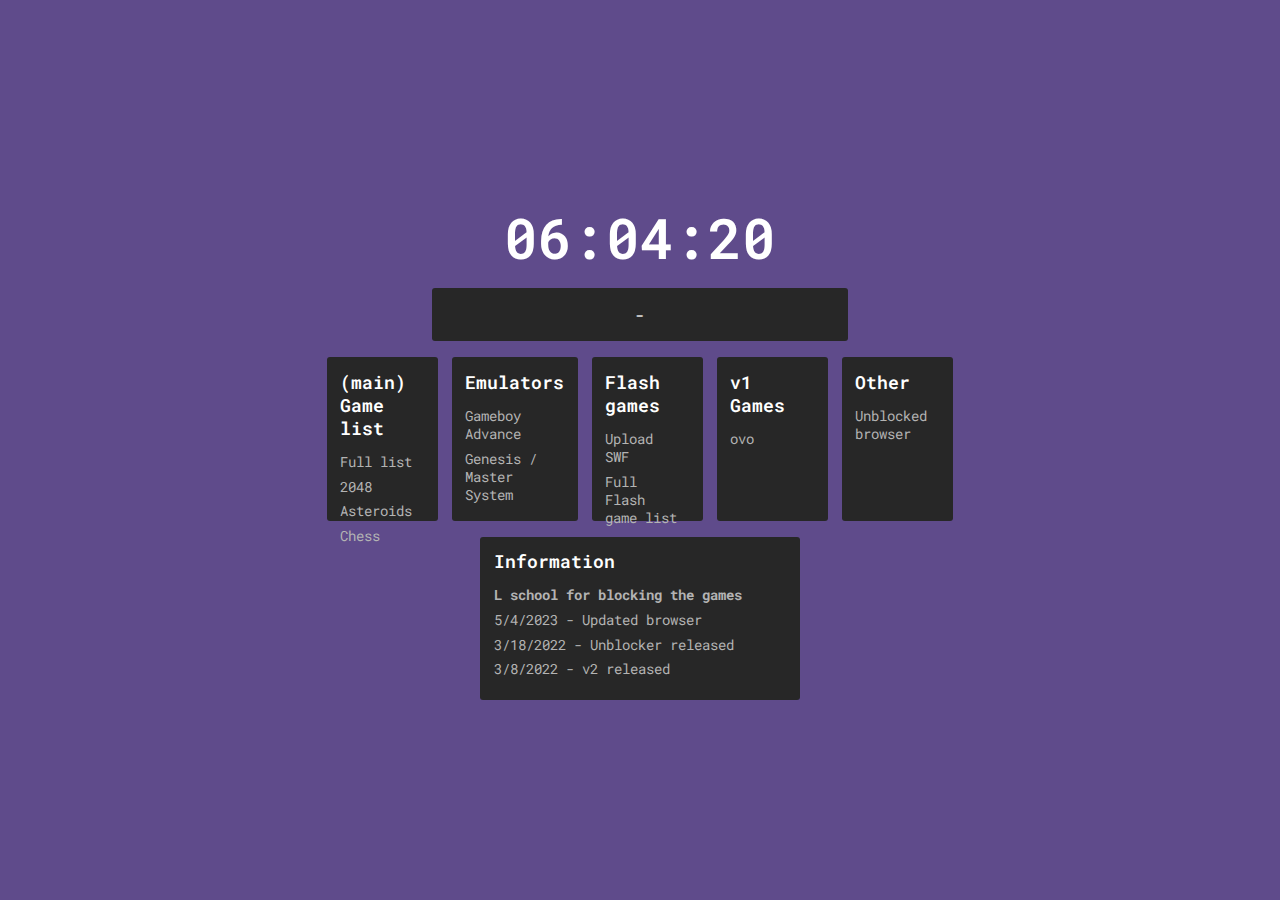
<file: index.html>
<!DOCTYPE html>
<html lang="en">
  <head>
    <meta charset="UTF-8" />
    <meta name="viewport" content="width=device-width, initial-scale=1.0" />
    <meta http-equiv="X-UA-Compatible" content="ie=edge" />

    <title>Homepage</title>
    <link rel="stylesheet" href="styles.css" />
    <link href="favicon.png" rel="shortcut icon" type="image/x-icon" />
  </head>
  <body>
    <div id="search">
      <input
        id="search-field"
        type="text"
        name="search-field"
        onkeypress="return search(event)"
      />
    </div>
    <div class="container">
      <div id="clock"></div>
      <div class="weather-container">
        <div class="row">
          <div id="weather-description" class="inline"></div>
          <div class="inline">-</div>
          <div id="temp" class="inline"></div>
        </div>
      </div>
      <div id="bookmark-container"></div>
	  <div class='bookmark-set'>
		<div class="bookmark-title">Information</div>
			<div class="bookmark-inner-container">
				<p class="bookmarkb"><b>L school for blocking the games</b></p>
				<p class="bookmarkb">5/4/2023 - Updated browser</p>
				<p class="bookmarkb">3/18/2022 - Unblocker released</p>
				<p class="bookmarkb">3/8/2022 - v2 released</p>
				
		</div></div>
    </div>

    <script src="bookmarks.js"></script>
    <script>
      const searchUrl = "https://google.com/search?q=";
      // Search on enter key event
      function search(e) {
        if (e.keyCode == 13) {
          var val = document.getElementById("search-field").value;
          window.open(searchUrl + val);
        }
      }
      // Get current time and format
      function getTime() {
        let date = new Date(),
          min = date.getMinutes(),
          sec = date.getSeconds(),
          hour = date.getHours();

        return (
          "" +
          (hour < 10 ? "0" + hour : hour) +
          ":" +
          (min < 10 ? "0" + min : min) +
          ":" +
          (sec < 10 ? "0" + sec : sec)
        );
      }
      // Handle Weather request
      function getWeather() {
        let xhr = new XMLHttpRequest();
        // Request to open weather map
        xhr.open(
          "GET",
          "https://api.openweathermap.org/data/2.5/weather?id=5144336&units=imperial&appid=e5b292ae2f9dae5f29e11499c2d82ece"
        );
        xhr.onload = () => {
          if (xhr.readyState === 4) {
            if (xhr.status === 200) {
              let json = JSON.parse(xhr.responseText);
              document.getElementById("temp").innerHTML =
                json.main.temp.toFixed(0) + " F";
              document.getElementById("weather-description").innerHTML =
                json.weather[0].description;
            } else {
              console.log("error msg: " + xhr.status);
            }
          }
        };
        xhr.send();
      }
      // Handle writing out Bookmarks
      function setupBookmarks() {
        const bookmarkContainer = document.getElementById("bookmark-container");
        bookmarkContainer.innerHTML = bookmarks
          .map((b) => {
            const html = ["<div class='bookmark-set'>"];
            html.push(`<div class="bookmark-title">${b.title}</div>`);
            html.push('<div class="bookmark-inner-container">');
            html.push(
              ...b.links.map(
                (l) =>
                  `<a class="bookmark" href="${l.url}" target="_blank">${l.name}</a>`
              )
            );
            html.push("</div></div>");
            return html.join("");
          })
          .join("");
      }

      window.onload = () => {
        setupBookmarks();
        getWeather();
        // Set up the clock
        document.getElementById("clock").innerHTML = getTime();
        // Set clock interval to tick clock
        setInterval(() => {
          document.getElementById("clock").innerHTML = getTime();
        }, 100);
      };

      document.addEventListener("keyup", (event) => {
        if (event.keyCode == 32) {
          // Spacebar code to open search
          document.getElementById("search").style.display = "flex";
          document.getElementById("search-field").focus();
        } else if (event.keyCode == 27) {
          // Esc to close search
          document.getElementById("search-field").value = "";
          document.getElementById("search-field").blur();
          document.getElementById("search").style.display = "none";
        }
      });
    </script>
  </body>
</html>
</file>
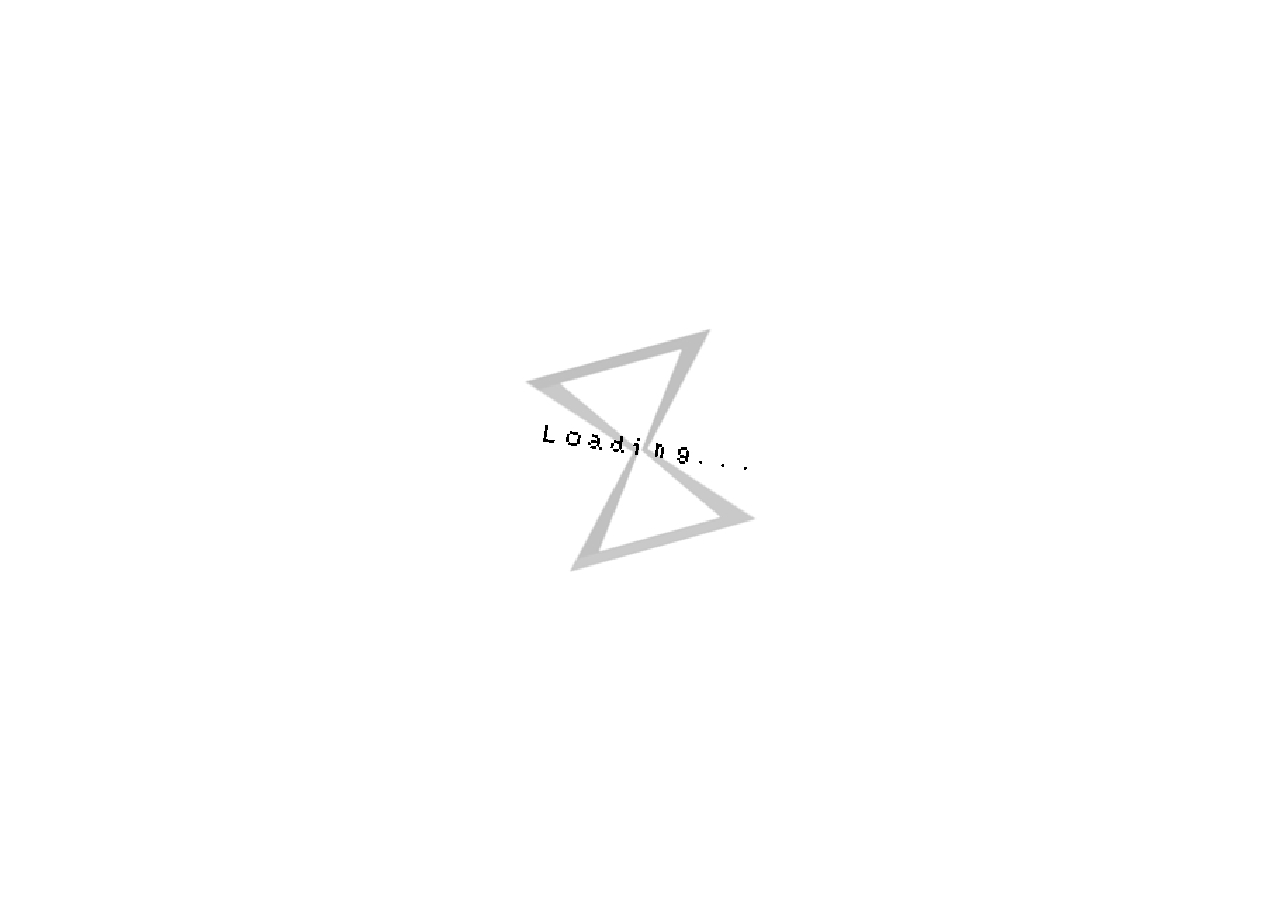
<file: ovo/index.html>
﻿<!DOCTYPE html>
<html>
<head>
    <meta charset="UTF-8" />
	<meta http-equiv="X-UA-Compatible" content="IE=edge,chrome=1" />
	<title>OvO</title>
	
	<!-- Standardised web app manifest -->
	<link rel="manifest" href="appmanifest.json" />
	
	<!-- Allow fullscreen mode on iOS devices. (These are Apple specific meta tags.) -->
	<meta name="viewport" content="width=device-width, initial-scale=1.0, maximum-scale=1.0, minimum-scale=1.0, user-scalable=no, minimal-ui" />
	<meta name="apple-mobile-web-app-capable" content="yes" />
	<meta name="apple-mobile-web-app-status-bar-style" content="black" />
	<link rel="apple-touch-icon" sizes="256x256" href="icon-256.png" />
	<meta name="HandheldFriendly" content="true" />
	
	<!-- Chrome for Android web app tags -->
	<meta name="mobile-web-app-capable" content="yes" />
	<link rel="shortcut icon" sizes="256x256" href="icon-256.png" />

    <!-- All margins and padding must be zero for the canvas to fill the screen. -->
	<style type="text/css">
		* {
			padding: 0;
			margin: 0;
		}
		html, body {
			background: #000;
			color: #fff;
			overflow: hidden;
			touch-action: none;
			-ms-touch-action: none;
		}
		canvas {
			touch-action-delay: none;
			touch-action: none;
			-ms-touch-action: none;
		}
    </style>
	
	<link href="animate.css" rel="stylesheet" type="text/css" />
	<link href="hmmg_layoutTransition.css" rel="stylesheet" type="text/css" />
	<link href="jquery.gritter.css" rel="stylesheet" type="text/css" />

</head> 
 
<body> 
	<div id="fb-root"></div>
	
	<script>
	// Issue a warning if trying to preview an exported project on disk.
	(function(){
		// Check for running exported on file protocol
		if (window.location.protocol.substr(0, 4) === "file")
		{
			alert("Exported games won't work until you upload them. (When running on the file:/// protocol, browsers block many features from working for security reasons.)");
		}
	})();
	</script>
	
	<!-- The canvas must be inside a div called c2canvasdiv -->
	<div id="c2canvasdiv">
	
		<!-- The canvas the project will render to.  If you change its ID, don't forget to change the
		ID the runtime looks for in the jQuery events above (ready() and cr_sizeCanvas()). -->
		<canvas id="c2canvas" width="640" height="640">
			<!-- This text is displayed if the visitor's browser does not support HTML5.
			You can change it, but it is a good idea to link to a description of a browser
			and provide some links to download some popular HTML5-compatible browsers. -->
			<h1>Your browser does not appear to support HTML5.  Try upgrading your browser to the latest version.  <a href="http://www.whatbrowser.org">What is a browser?</a>
			<br/><br/><a href="http://www.microsoft.com/windows/internet-explorer/default.aspx">Microsoft Internet Explorer</a><br/>
			<a href="http://www.mozilla.com/firefox/">Mozilla Firefox</a><br/>
			<a href="http://www.google.com/chrome/">Google Chrome</a><br/>
			<a href="http://www.apple.com/safari/download/">Apple Safari</a></h1>
		</canvas>
		
	</div>
	
	<!-- Pages load faster with scripts at the bottom -->
	
	<!-- Construct 2 exported games require jQuery. -->
	<script src="jquery-3.4.1.min.js"></script>

	<script src="GameAnalytics.js"></script>
	<script src="parse-1.6.14.min.js"></script>
	<script src="Tween.js"></script>
	<script src="html2canvas.min.js"></script>
	<script src="jquery.gritter.js"></script>

	
    <!-- The runtime script.  You can rename it, but don't forget to rename the reference here as well.
    This file will have been minified and obfuscated if you enabled "Minify script" during export. -->
	<script src="c2runtime.js"></script>

    <script>
		// Start the Construct 2 project running on window load.
		jQuery(document).ready(function ()
		{			
			// Create new runtime using the c2canvas
			cr_createRuntime("c2canvas");
		});
		
		// Pause and resume on page becoming visible/invisible
		function onVisibilityChanged() {
			if (document.hidden || document.mozHidden || document.webkitHidden || document.msHidden)
				cr_setSuspended(true);
			else
				cr_setSuspended(false);
		};
		
		document.addEventListener("visibilitychange", onVisibilityChanged, false);
		document.addEventListener("mozvisibilitychange", onVisibilityChanged, false);
		document.addEventListener("webkitvisibilitychange", onVisibilityChanged, false);
		document.addEventListener("msvisibilitychange", onVisibilityChanged, false);
		
		function OnRegisterSWError(e)
		{
			console.warn("Failed to register service worker: ", e);
		};
		
		// Runtime calls this global method when ready to start caching (i.e. after startup).
		// This registers the service worker which caches resources for offline support.
		window.C2_RegisterSW = function C2_RegisterSW()
		{
			if (!navigator.serviceWorker)
				return;		// no SW support, ignore call
			
			try {
				navigator.serviceWorker.register("sw.js", { scope: "./" })
				.then(function (reg)
				{
					console.log("Registered service worker on " + reg.scope);
				})
				.catch(OnRegisterSWError);
			}
			catch (e)
			{
				OnRegisterSWError(e);
			}
		};
    </script>
</body> 
</html>
</file>
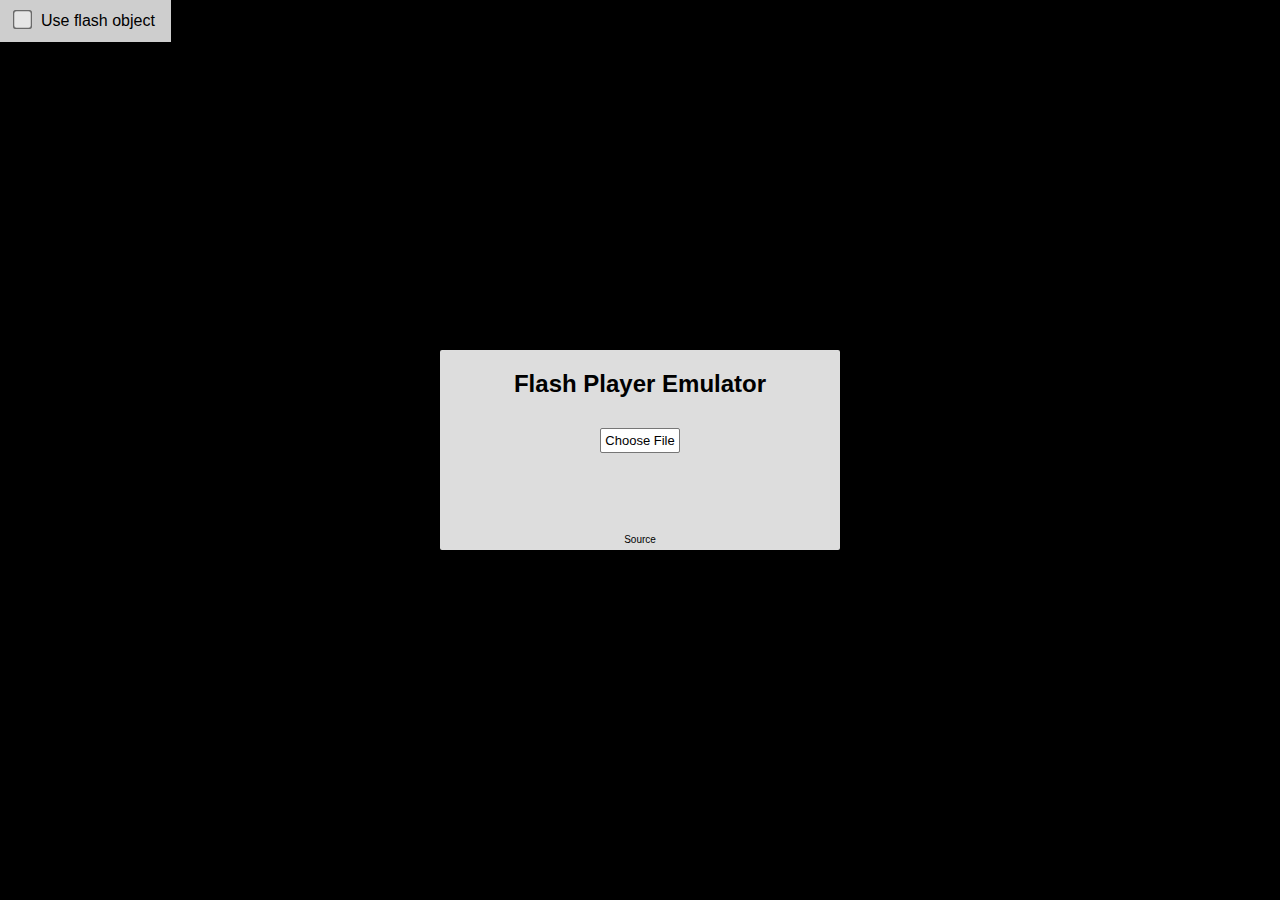
<file: gfiles/flash/index.html>
<!DOCTYPE html>
<html>
	<head>
		<title>Flash Player</title>
		<style>
			body {
				overflow: hidden;
				font-family: sans-serif;
			}
			
			.main {
				background: black;
				position: absolute;
				width: 100%;
				height: 100%;
				left: 0px;
				right: 0px;
				top: 0px;
				bottom: 0px;
				overflow: hidden;
			}
			
			.gembed {
				width: 100%;
				height: 100%;
				top: 0;
				bottom: 0;
				left: 0;
				right: 0;
				position: absolute;
				background-image: url("[data-uri]");
				background-repeat: no-repeat;
				background-position: center;
			}
			
			#ffd {
				height: 200px;
				width: 400px;
				position: absolute;
				background-color: #dddddd;
				top: 50%;
				left: 50%;
				transform: translate(-50%, -50%);
				text-align: center;
				border-radius: 2px;
				overflow: auto;
				z-index: 5;
			}
			
			#ffd::before {
				opacity: 0;
				width: 100%;
				height: 0px;
				background-color: #333333;
				content: "Drop File Here";
				position: absolute;
				top: 0px;
				left: 0px;
				z-index: 10;
				display: flex;
				align-items: center;
				justify-content: center;
				font-size: 30px;
				font-weight: bold;
				color: white;
			}
			
			#ffd.filehover::before {
				opacity: 1;
				height: 100%;
			}
			
			#ffd.filehover {
				border: 2px dashed #dddddd;
				background-color: #333333;
			}
			
			input[type="file"] {
				display: none;
			}
			
			#upload+label {
				border: 1px solid rgb(118, 118, 118);
				border-radius: 2px;
				padding: 4px;
				margin: 10px;
				font-size: 13px;
				background-color: white;
				display: inline-block;
				transition: ease .1s;
				user-select: none;
			}
			
			#upload+label:hover {
				background-color: #eee;
			}
			
			#ffd .source {
				display: block;
				position: absolute;
				left: 50%;
				transform: translatex(-50%);
				bottom: 5px;
				text-decoration: none;
				color: black;
				font-size: 10px;
			}
			
			ul {
				list-style: none;
				padding: 0;
				margin: 0;
			}
			
			#menu {
				position: fixed;
				background-color: #ffffff;
				transition: opacity 0.3s ease;
				z-index: 20;
				opacity: 0;
			}
			
			#menu:hover {
				opacity: 0.9;
			}
			
			#menu li {
				white-space: nowrap;
				max-width: 250px;
				position: relative;
				padding: 12px 16px;
				cursor: help;
				display: inline-block;
				float: left;
			}
			
			#menu li:hover {
				background-color: rgba(0, 0, 0, .1);
			}
			
			#menu li input {
				transform: scale(1.5);
				cursor: pointer;
				margin: 0px 12px 0px 0px;
			}
		</style>
		<script>
			var mainarea, ffd, upload, legacy, rplayer, useLegacy;
			var cdn = "https://cdn.wpnet.gq/";
			
			// query string into object
			var search = decodeURIComponent(window.location.search).substring(1).split("&");
			var queries = {};
			for (var i = 0; i < search.length; i++) {
				var p = search[i].split('=');
				queries[p[0]] = p[1];
			}
			
			// xhr
			function grab(url, type, success, fail) {
				var req = new XMLHttpRequest();
				req.open("GET", url, true);
				req.overrideMimeType("text/plain; charset=x-user-defined");
				req.responseType = type;
				req.onload = function() {
					if (req.status >= "400") {
						fail(req.status);
					} else {
						success(this.response);
					}
				}
				req.send();
			}
			
			// file reader
			function readFile(file, callback) {
				var reader = new FileReader();
				reader.onload = function() {
					callback(this.result);
				}
				reader.readAsArrayBuffer(file);
			}
			
			// start
			function startPlayer(data) {
				console.log("Initializing with " + data.byteLength + " bytes of data");
				if (useLegacy) {
					alert('Using flash object mode. If the game does not work, turn "Use flash object" in the menu off.');
					
					var flashObject = document.createElement("object");
					flashObject.classList.add("gembed");
					flashObject.type = "application/x-shockwave-flash";
					flashObject.data = URL.createObjectURL(new Blob([data]));
					var flashObjectWmode = document.createElement("param");
					flashObjectWmode.name = "wmode";
					flashObjectWmode.value = "direct";
					flashObject.appendChild(flashObjectWmode);
					mainarea.appendChild(flashObject);
				} else {
					// hide the custom context menu for now, but allow it to be shown
					rplayer.contextMenuElement.style.display = "none";
					rplayer.contextMenuElement.style.zIndex = "auto";
					
					rplayer.load({data: data});
				}
			}
			
			function readyForLoad() {
				// ready for file upload
				upload.onchange = function() {
					ffd.style.display = "none";
					let file = this.files[0];
					readFile(file, function(data) {
						console.log('Succesfully read SWF file "' + file.name + '"');
						startPlayer(data);
					});
				}
				document.ondragenter = function(e) {
					if (e.dataTransfer.types.includes("Files")) ffd.classList.add("filehover");
				}
				ffd.ondragover = function(e) {
					e.preventDefault();
				}
				ffd.ondrop = function(e) {
					if (e.dataTransfer.types.includes("Files")) {
						e.preventDefault();
						ffd.style.display = "none";
						let file = event.dataTransfer.files[0];
						readFile(file, function(data) {
							console.log('Succesfully read SWF file "' + file.name + '"');
							startPlayer(data);
						});
					}
				}
				
				if (queries.swf) {
					var swfloc = (/^(http:\/\/|https:\/\/|\/\/)/i).test(queries.swf) ? queries.swf : cdn + queries.swf;
					console.log("Fetching SWF from " + swfloc + "...");
					grab(swfloc, "arraybuffer", function(data) {
						// start
						console.log("Succesfully fetched SWF from " + swfloc);
						startPlayer(data);
					}, function(error) {
						// xhr error
						alert("Could not get SWF at " + swfloc + " (Error " + error + ")");
						ffd.style.display = "block";
					});
				} else {
					// prompt user to upload a file
					ffd.style.display = "block";
				}
			}
			
			window.addEventListener("load", function() {
				mainarea = document.getElementById("mainarea");
				ffd = document.getElementById("ffd");
				upload = document.getElementById("upload");
				legacy = document.getElementById("legacy");
				useLegacy = !!localStorage.getItem("useFlashObject");
				
				if (useLegacy) legacy.checked = true;
				
				legacy.onclick = function() {
					if (this.checked) {
						localStorage.setItem("useFlashObject", "true");
					} else {
						localStorage.removeItem("useFlashObject");
					}
					if (confirm("Reloading for changes to take effect")) location.reload();
				}
				
				if (useLegacy) {
					console.log("skipping ruffle load, using flash object...");
					readyForLoad();
				} else {
					// make ruffle player
					console.log("loading ruffle...");
					var rScript = document.createElement("script");
					rScript.type = "text/javascript";
					rScript.src = "./ruffle.js";
					rScript.onload = function() {
						window.RufflePlayer = window.RufflePlayer || {};
						window.RufflePlayer.config = window.RufflePlayer.config || {};
						window.RufflePlayer.config.letterbox = "on";
						window.RufflePlayer.config.autoplay = "auto";
						const rufflei = window.RufflePlayer.newest();
						rplayer = rufflei.createPlayer();
						rplayer.classList.add("gembed");
						rplayer.playButton.innerHTML = '<svg xmlns="http://www.w3.org/2000/svg" width="250" height="100" style="margin: auto; position: absolute; top: 50%; left: 50%; transform: translate(-50%, -50%);"><svg viewBox="0 0 24 24" y="7pt" width="100%" height="36pt"><path fill="rgb(203, 203, 203)" d="M20.5 11H19V7c0-1.1-.9-2-2-2h-4V3.5C13 2.12 11.88 1 10.5 1S8 2.12 8 3.5V5H4c-1.1 0-1.99.9-1.99 2v3.8H3.5c1.49 0 2.7 1.21 2.7 2.7s-1.21 2.7-2.7 2.7H2V20c0 1.1.9 2 2 2h3.8v-1.5c0-1.49 1.21-2.7 2.7-2.7 1.49 0 2.7 1.21 2.7 2.7V22H17c1.1 0 2-.9 2-2v-4h1.5c1.38 0 2.5-1.12 2.5-2.5S21.88 11 20.5 11z"></path></svg><text style="font-family: sans-serif; font-size: 10pt; letter-spacing: normal; user-select: none;" fill="rgb(100, 100, 100)" x="50%" y="56pt" dominant-baseline="middle" text-anchor="middle">Click to enable Adobe Flash Player</text></svg>';
						rplayer.contextMenuElement.style.zIndex = "-100";
						mainarea.appendChild(rplayer);
						console.log("ruffle is loaded");
						
						readyForLoad();
					}
					document.body.appendChild(rScript);
				}
			}, false);
		</script>
	</head>
	<body>
		<div class="main" id="mainarea">
			<ul id="menu">
				<li title="Try to use the flash plugin (only available in browsers that still support it)"><input type="checkbox" id="legacy">Use flash object</li>
			</ul>
			<div id="ffd" style="display: none;">
				<h2>Flash Player Emulator</h2>
				<input type="file" id="upload" accept=".swf, .spl">
				<label for="upload">Choose File</label>
				<a href="https://ruffle.rs" target="_blank" class="source">Source</a>
			</div>
		</div>
	</body>
</html>
</file>
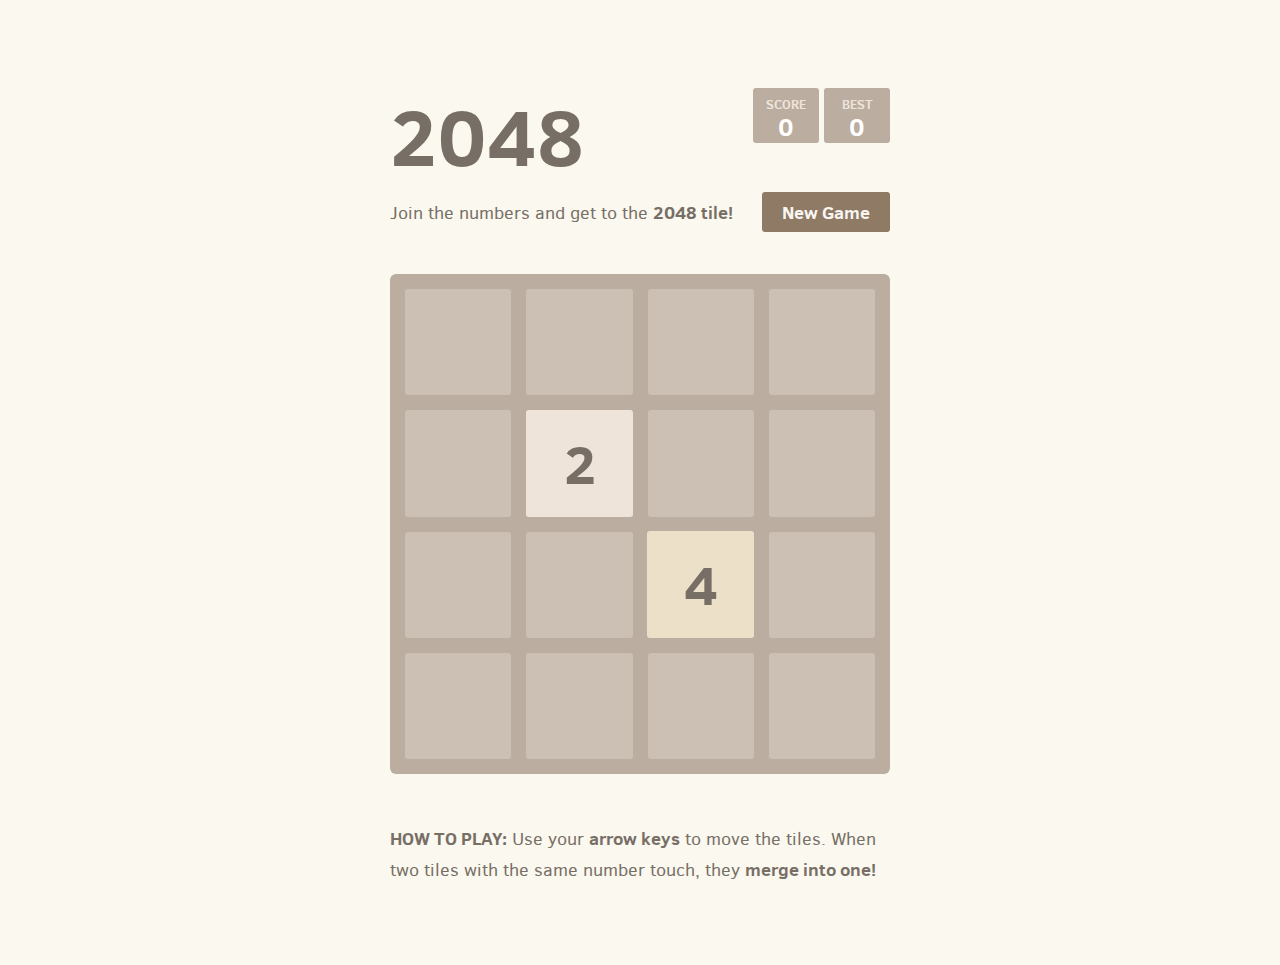
<file: gfiles/html5/2048/index.html>
<!DOCTYPE html>
<html>

<head>
  <meta charset="utf-8">
  <title>2048</title>

  <link href="style/main.css" rel="stylesheet" type="text/css">
  <link rel="shortcut icon" href="favicon.ico">
  <link rel="apple-touch-icon" href="meta/apple-touch-icon.png">
  <link rel="apple-touch-startup-image" href="meta/apple-touch-startup-image-640x1096.png" media="(device-width: 320px) and (device-height: 568px) and (-webkit-device-pixel-ratio: 2)"> <!-- iPhone 5+ -->
  <link rel="apple-touch-startup-image" href="meta/apple-touch-startup-image-640x920.png"  media="(device-width: 320px) and (device-height: 480px) and (-webkit-device-pixel-ratio: 2)"> <!-- iPhone, retina -->
  <meta name="apple-mobile-web-app-capable" content="yes">
  <meta name="apple-mobile-web-app-status-bar-style" content="black">

  <meta name="HandheldFriendly" content="True">
  <meta name="MobileOptimized" content="320">
  <meta name="viewport" content="width=device-width, target-densitydpi=160dpi, initial-scale=1.0, maximum-scale=1, user-scalable=no, minimal-ui">
</head>
<body>
  <div class="container">
    <div class="heading">
      <h1 class="title">2048</h1>
      <div class="scores-container">
        <div class="score-container">0</div>
        <div class="best-container">0</div>
      </div>
    </div>

    <div class="above-game">
      <p class="game-intro">Join the numbers and get to the <strong>2048 tile!</strong></p>
      <a class="restart-button">New Game</a>
    </div>

    <div class="game-container">
      <div class="game-message">
        <p></p>
        <div class="lower">
	        <a class="keep-playing-button">Keep going</a>
          <a class="retry-button">Try again</a>
        </div>
      </div>

      <div class="grid-container">
        <div class="grid-row">
          <div class="grid-cell"></div>
          <div class="grid-cell"></div>
          <div class="grid-cell"></div>
          <div class="grid-cell"></div>
        </div>
        <div class="grid-row">
          <div class="grid-cell"></div>
          <div class="grid-cell"></div>
          <div class="grid-cell"></div>
          <div class="grid-cell"></div>
        </div>
        <div class="grid-row">
          <div class="grid-cell"></div>
          <div class="grid-cell"></div>
          <div class="grid-cell"></div>
          <div class="grid-cell"></div>
        </div>
        <div class="grid-row">
          <div class="grid-cell"></div>
          <div class="grid-cell"></div>
          <div class="grid-cell"></div>
          <div class="grid-cell"></div>
        </div>
      </div>

      <div class="tile-container">

      </div>
    </div>

    <p class="game-explanation">
      <strong class="important">How to play:</strong> Use your <strong>arrow keys</strong> to move the tiles. When two tiles with the same number touch, they <strong>merge into one!</strong>
    </p>
  </div>

  <script src="js/bind_polyfill.js"></script>
  <script src="js/classlist_polyfill.js"></script>
  <script src="js/animframe_polyfill.js"></script>
  <script src="js/keyboard_input_manager.js"></script>
  <script src="js/html_actuator.js"></script>
  <script src="js/grid.js"></script>
  <script src="js/tile.js"></script>
  <script src="js/local_storage_manager.js"></script>
  <script src="js/game_manager.js"></script>
  <script src="js/application.js"></script>
</body>

</html>
</file>
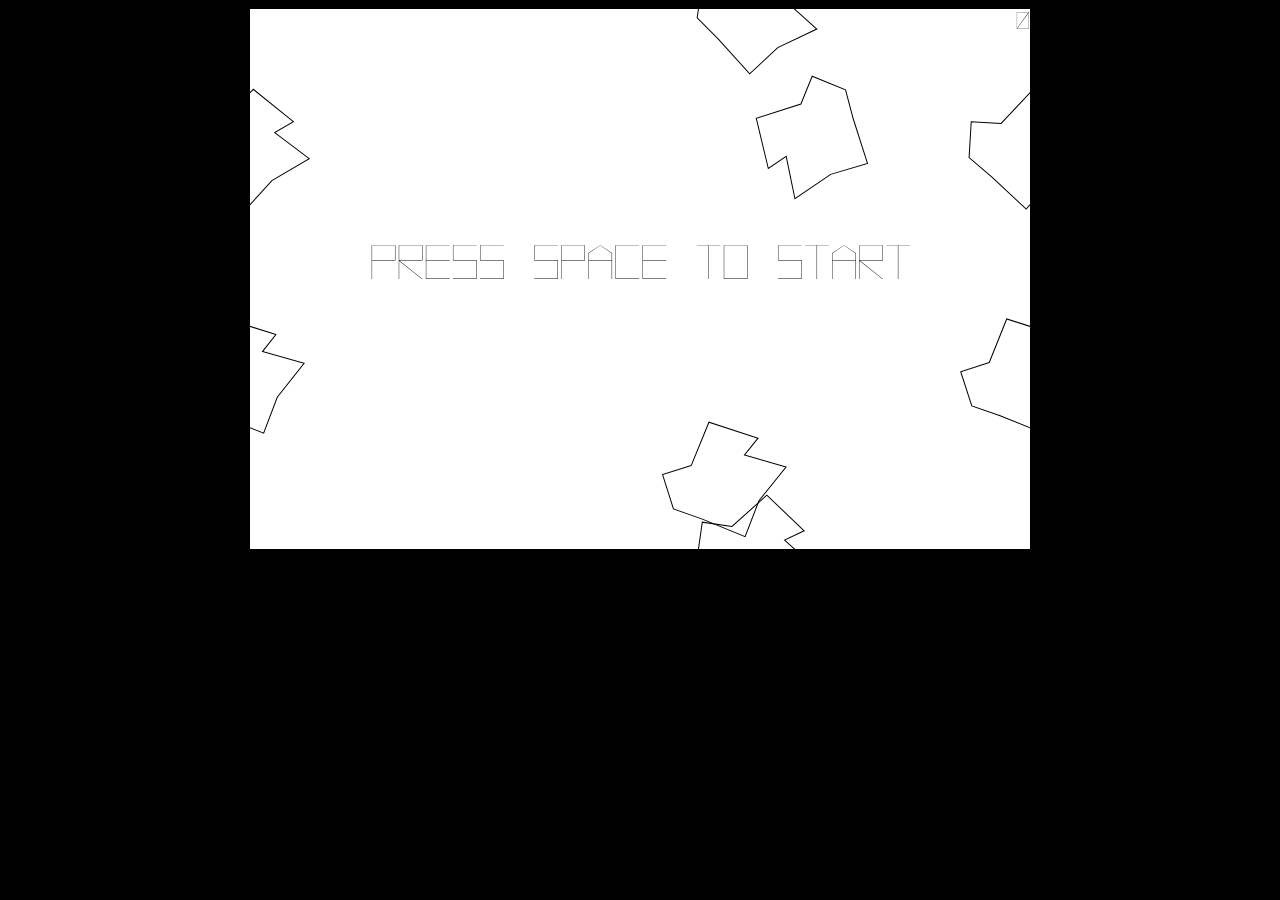
<file: gfiles/html5/asteroids/index.html>
<html>
  <head>
    <script src="jquery-1.4.1.min.js"></script>
    <script src="vector_battle_regular.typeface.js"></script>
    <script src="ipad.js"></script>
    <script src="game.js"></script>
    <style>
	  body {background-color: #000;}
      #canvas { border:1px solid black; top:0px; left:0px; background-color: #fff;}
      .button { position:absolute; border:1px solid black; }
      #left-controls { position:absolute; left:1px; bottom:0px; display:none; }
      #right-controls { position:absolute; right:1px; bottom:0px; display:none; }
      #up { width:200px; height:100px; bottom:100px;}
      #left { width:100px; height:100px; bottom:0px;}
      #right { width:100px; height:100px; bottom:0px; left:100px; }
      #space { width:200px; height:200px; bottom:0px; right:0px; }
    </style>
  </head>
  <body>
    <div id="game-container" align="center">
      <canvas id="canvas" width="780" height="540"></canvas>
      <div id="left-controls">
        <div id="up" class='button'>THRUST</div>
        <div id="left" class='button'>LEFT</div>
        <div id="right" class='button'>RIGHT</div>
      </div>
      <div id="right-controls">
        <div id="space" class='button'>FIRE</div>
      </div>
    </div>
  </body>
</html>
</file>
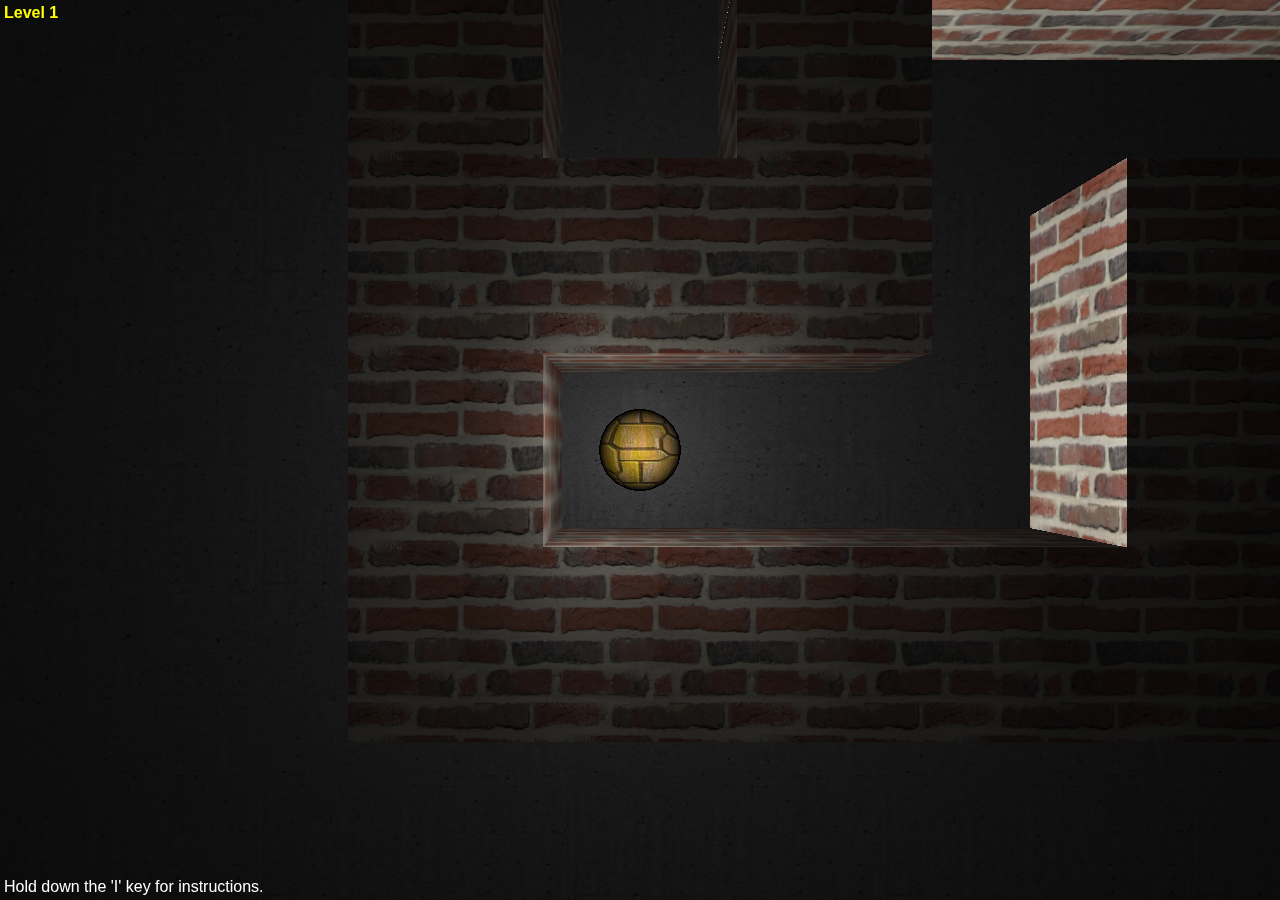
<file: gfiles/html5/astray/index.html>
<html>

    <head>
    
        <script src='Box2dWeb.min.js'></script>
        <script src="Three.js"></script>
        <script src="keyboard.js"></script>
        <script src="jquery.js"></script>
        <script src="maze.js"></script>

        <script>

            var camera         = undefined, 
                scene          = undefined, 
                renderer       = undefined, 
                light          = undefined,
                mouseX         = undefined, 
                mouseY         = undefined,
                maze           = undefined, 
                mazeMesh       = undefined,
                mazeDimension  = 11,
                planeMesh      = undefined,
                ballMesh       = undefined,
                ballRadius     = 0.25,
                keyAxis        = [0, 0],
                ironTexture    = THREE.ImageUtils.loadTexture('ball.png'),
                planeTexture   = THREE.ImageUtils.loadTexture('concrete.png'),
                brickTexture   = THREE.ImageUtils.loadTexture('brick.png'),
                gameState      = undefined,

            // Box2D shortcuts
                b2World        = Box2D.Dynamics.b2World,
                b2FixtureDef   = Box2D.Dynamics.b2FixtureDef,
                b2BodyDef      = Box2D.Dynamics.b2BodyDef,
                b2Body		   = Box2D.Dynamics.b2Body,
                b2CircleShape  = Box2D.Collision.Shapes.b2CircleShape,
                b2PolygonShape = Box2D.Collision.Shapes.b2PolygonShape,
                b2Settings     = Box2D.Common.b2Settings,
                b2Vec2         = Box2D.Common.Math.b2Vec2,

            // Box2D world variables 
                wWorld         = undefined,
                wBall          = undefined;

            
            function createPhysicsWorld() {
                // Create the world object.
                wWorld = new b2World(new b2Vec2(0, 0), true);

                // Create the ball.
                var bodyDef = new b2BodyDef();
                bodyDef.type = b2Body.b2_dynamicBody;
                bodyDef.position.Set(1, 1);
                wBall = wWorld.CreateBody(bodyDef);
                var fixDef = new b2FixtureDef();
                fixDef.density = 1.0;
                fixDef.friction = 0.0;
                fixDef.restitution = 0.25;
                fixDef.shape = new b2CircleShape(ballRadius);
                wBall.CreateFixture(fixDef);

                // Create the maze.
                bodyDef.type = b2Body.b2_staticBody;
                fixDef.shape = new b2PolygonShape();
                fixDef.shape.SetAsBox(0.5, 0.5);
                for (var i = 0; i < maze.dimension; i++) {
                    for (var j = 0; j < maze.dimension; j++) {
                        if (maze[i][j]) {
                            bodyDef.position.x = i;
                            bodyDef.position.y = j;
                            wWorld.CreateBody(bodyDef).CreateFixture(fixDef);
                        }
                    }
                }
            }
            
            
            function generate_maze_mesh(field) {
                var dummy = new THREE.Geometry();
                for (var i = 0; i < field.dimension; i++) {
                    for (var j = 0; j < field.dimension; j++) {
                        if (field[i][j]) {
                            var geometry = new THREE.CubeGeometry(1,1,1,1,1,1);
                            var mesh_ij = new THREE.Mesh(geometry);
                            mesh_ij.position.x = i;
                            mesh_ij.position.y = j;
                            mesh_ij.position.z = 0.5;
                            THREE.GeometryUtils.merge(dummy, mesh_ij);
                        }
                    }
                }
                var material = new THREE.MeshPhongMaterial({map: brickTexture});
                var mesh = new THREE.Mesh(dummy, material)
                return mesh;
            }


            function createRenderWorld() {

                // Create the scene object.
                scene = new THREE.Scene();

                // Add the light.
                light= new THREE.PointLight(0xffffff, 1);
                light.position.set(1, 1, 1.3);
                scene.add(light);
                
                // Add the ball.
                g = new THREE.SphereGeometry(ballRadius, 32, 16);
                m = new THREE.MeshPhongMaterial({map:ironTexture});
                ballMesh = new THREE.Mesh(g, m);
                ballMesh.position.set(1, 1, ballRadius);
                scene.add(ballMesh);

                // Add the camera.
                var aspect = window.innerWidth/window.innerHeight;
                camera = new THREE.PerspectiveCamera(60, aspect, 1, 1000);
                camera.position.set(1, 1, 5);
                scene.add(camera);

                // Add the maze.
                mazeMesh = generate_maze_mesh(maze);
                scene.add(mazeMesh);

                // Add the ground.
                g = new THREE.PlaneGeometry(mazeDimension*10, mazeDimension*10, mazeDimension, mazeDimension);
                planeTexture.wrapS = planeTexture.wrapT = THREE.RepeatWrapping;
                planeTexture.repeat.set(mazeDimension*5, mazeDimension*5);
                m = new THREE.MeshPhongMaterial({map:planeTexture});
                planeMesh = new THREE.Mesh(g, m);
                planeMesh.position.set((mazeDimension-1)/2, (mazeDimension-1)/2, 0);
                planeMesh.rotation.set(Math.PI/2, 0, 0);
                scene.add(planeMesh);                

            }


            function updatePhysicsWorld() {

                // Apply "friction". 
                var lv = wBall.GetLinearVelocity();
                lv.Multiply(0.95);
                wBall.SetLinearVelocity(lv);
                
                // Apply user-directed force.
                var f = new b2Vec2(keyAxis[0]*wBall.GetMass()*0.25, keyAxis[1]*wBall.GetMass()*0.25);
                wBall.ApplyImpulse(f, wBall.GetPosition());          
                keyAxis = [0,0];

                // Take a time step.
                wWorld.Step(1/60, 8, 3);
            }
            

            function updateRenderWorld() {

                // Update ball position.
                var stepX = wBall.GetPosition().x - ballMesh.position.x;
                var stepY = wBall.GetPosition().y - ballMesh.position.y;
                ballMesh.position.x += stepX;
                ballMesh.position.y += stepY;

                // Update ball rotation.
                var tempMat = new THREE.Matrix4();
                tempMat.makeRotationAxis(new THREE.Vector3(0,1,0), stepX/ballRadius);
                tempMat.multiplySelf(ballMesh.matrix);
                ballMesh.matrix = tempMat;
                tempMat = new THREE.Matrix4();
                tempMat.makeRotationAxis(new THREE.Vector3(1,0,0), -stepY/ballRadius);
                tempMat.multiplySelf(ballMesh.matrix);
                ballMesh.matrix = tempMat;
                ballMesh.rotation.getRotationFromMatrix(ballMesh.matrix);
                
                // Update camera and light positions.
                camera.position.x += (ballMesh.position.x - camera.position.x) * 0.1;
                camera.position.y += (ballMesh.position.y - camera.position.y) * 0.1;
                camera.position.z += (5 - camera.position.z) * 0.1;
                light.position.x = camera.position.x;
                light.position.y = camera.position.y;
                light.position.z = camera.position.z - 3.7;
            }


            function gameLoop() {
            
                switch(gameState) {
                
                    case 'initialize':
                        maze = generateSquareMaze(mazeDimension);
                        maze[mazeDimension-1][mazeDimension-2] = false;
                        createPhysicsWorld();
                        createRenderWorld();
                        camera.position.set(1, 1, 5);
                        light.position.set(1, 1, 1.3);
                        light.intensity = 0;
                        var level = Math.floor((mazeDimension-1)/2 - 4);
                        $('#level').html('Level ' + level);
                        gameState = 'fade in';
                        break;
                        
                    case 'fade in':
                        light.intensity += 0.1 * (1.0 - light.intensity);
                        renderer.render(scene, camera);
                        if (Math.abs(light.intensity - 1.0) < 0.05) {
                            light.intensity = 1.0;
                            gameState = 'play'
                        }
                        break;

                    case 'play':
                        updatePhysicsWorld();
                        updateRenderWorld();
                        renderer.render(scene, camera);

                        // Check for victory.
                        var mazeX = Math.floor(ballMesh.position.x + 0.5);
                        var mazeY = Math.floor(ballMesh.position.y + 0.5);
                        if (mazeX == mazeDimension && mazeY == mazeDimension - 2) { 
                            mazeDimension += 2;
                            gameState = 'fade out';
                        }
                        break;
                
                    case 'fade out':
                        updatePhysicsWorld();
                        updateRenderWorld();
                        light.intensity += 0.1 * (0.0 - light.intensity);
                        renderer.render(scene, camera);
                        if (Math.abs(light.intensity - 0.0) < 0.1) {
                            light.intensity = 0.0;
                            renderer.render(scene, camera);
                            gameState = 'initialize'
                        }
                        break;
                        
                }
            
                requestAnimationFrame(gameLoop);

            }


            function onResize() {
                renderer.setSize(window.innerWidth, window.innerHeight);
                camera.aspect = window.innerWidth/window.innerHeight;
                camera.updateProjectionMatrix();
            }
            

            function onMoveKey(axis) {
                keyAxis = axis.slice(0);
            }

            
            jQuery.fn.centerv = function () {
                wh = window.innerHeight;
                h = this.outerHeight();
                this.css("position", "absolute");
                this.css("top", Math.max(0, (wh - h)/2) + "px");
                return this;
            }            

            
            jQuery.fn.centerh = function () {
                ww = window.innerWidth;
                w = this.outerWidth();
                this.css("position", "absolute");
                this.css("left", Math.max(0, (ww - w)/2) + "px");
                return this;
            }            

            
            jQuery.fn.center = function () {
                this.centerv();
                this.centerh();
                return this;
            }            

            
            $(document).ready(function() {

                // Prepare the instructions.
                $('#instructions').center();
                $('#instructions').hide();
                KeyboardJS.bind.key('i', function(){$('#instructions').show()}, 
                                         function(){$('#instructions').hide()});
    
                // Create the renderer.
                renderer = new THREE.WebGLRenderer();
                renderer.setSize(window.innerWidth, window.innerHeight);
                document.body.appendChild(renderer.domElement);

                // Bind keyboard and resize events.
                KeyboardJS.bind.axis('left', 'right', 'down', 'up', onMoveKey);
                KeyboardJS.bind.axis('h', 'l', 'j', 'k', onMoveKey);
                $(window).resize(onResize);
                

                // Set the initial game state.
                gameState = 'initialize';
                
                // Start the game loop.
                requestAnimationFrame(gameLoop);

            })
            
            

        </script>
    
        <style>
        
            body {
                background: black;
                margin: 0;
                padding: 0;
                font-family: 'Helvetica';
            }
            
            #instructions {
                background-color: rgba(0,0,0,0.75);
                color: white;
                text-align: center;
                padding: 32px;
                margin: 0px;
                display: inline;
                border: 2px solid white;
            }

            #help {
                position: absolute;
                left: 0px;
                bottom: 0px;
                padding: 4px;
                color: white;   
            }

            #level {
                position: absolute;
                left: 0px;
                top: 0px;
                padding: 4px;
                color: yellow;   
                font-weight: bold;
            }

        </style>
        
    </head>
    
    <body>
    
    <div id='instructions'>
        How to play Astray:
        <br><br>
        Use the arrow keys to move the ball and find the exit to the maze.
        <br><br>
        Vim trainees: h, j, k, l
    </div>
    
    <div id='help'>
        Hold down the 'I' key for instructions.
    </div>

    <div id='level'>
        Level 1
    </div> 
    
    </body>

</html>
</file>
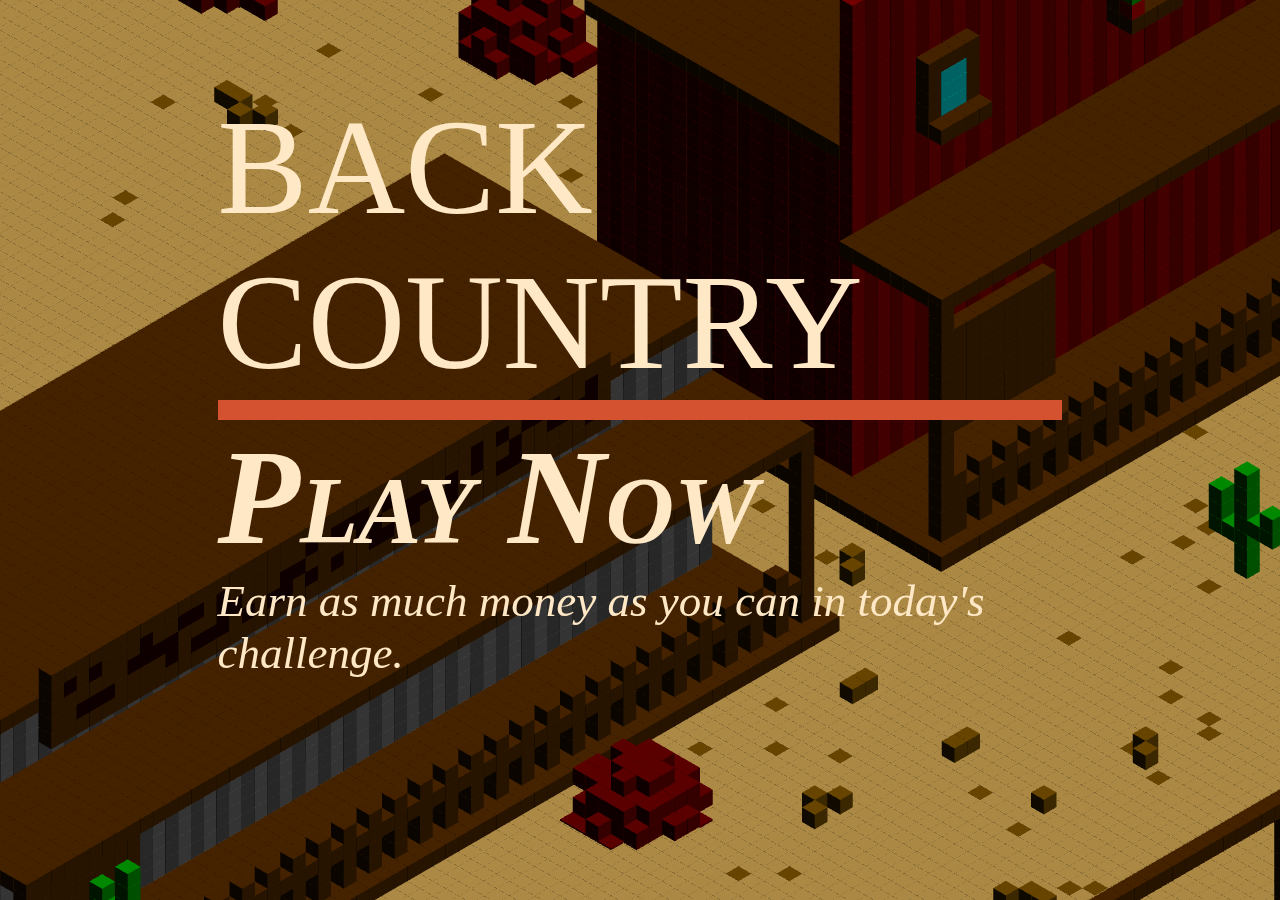
<file: gfiles/html5/backcountry/index.html>
<!doctype html><meta name=monetization content="$coil.xrptipbot.com/3lcUCVS5Rm-e6Ch_O7vpQA"><meta charset=utf-8><meta name=viewport content="width=device-width,user-scalable=0"><title>Backcountry</title><style>body,html{overflow:hidden;margin:0}canvas,main{position:absolute;top:0;right:0;bottom:0;left:0;user-select:none;color:#ffe8c6;font:15vmin Impact}[onclick],a{cursor:pointer;color:#ffe8c6}[onclick]:hover,a:hover{color:#fff}</style><canvas></canvas><canvas></canvas><main></main><script>!function(){function t(t,n){return(i,e)=>{i.t[e]|=8,i[3][e]={i:t,o:n}}}function n(t=1/0){return(n,i)=>{n.t[i]|=1<<23,n[23][i]={l:t,s:0}}}function i(t){zt=198706*t}function e(){return((zt=16807*zt%2147483647)-1)/2147483646}function o(t=0,n=1){return~~(e()*(n-t+1)+t)}function r(t){return t[o(0,t.length-1)]}function a(t){return 1-(1-t)**4}function l(t,n,i,e){let o=t[3][n].o,r=t[23][n],l=r.s/r.l;t.u.font=`${o/125+1}vmin Impact`,t.u.textAlign="center",t.u.fillStyle=`rgba(255,232,198,${a(1-l)})`,t.u.fillText(o.toFixed(0),i,e-50-a(l)*o/5)}function s(t,n,i,e){let o=t[3][n].o,r=t[23][n],l=r.s/r.l;t.u.font="10vmin Impact",t.u.fillStyle=`rgba(255,255,0,${a(1-l)})`,t.u.fillText(`+ $${o.toLocaleString("en")}`,i+100,e-150*a(l))}function f(t,n,i,e){let o=t[23][n];t.u.fillStyle=`rgba(255,79,79,${.4*(1-o.s/o.l)**3})`,t.u.fillRect(0,0,t.m.width,t.m.height)}function u(t){return(n,i)=>{n.t[i]|=1<<18,n[18][i]={h:t}}}function c(t,n){let i=qt;return(e,o)=>{e.t[o]|=4,e[2][o]={T:0,g:e.v[1],p:m(e.U,i,t),C:i.R.length,M:t.length/4,N:n}}}function m(t,n,i){let e=t.crVA();return t.biVA(e),t.biB(Ot,t.crB()),t.buD(Ot,n.k,Pt),t.enVAA(1),t.veAP(1,3,jt,0,0,0),t.biB(Ot,t.crB()),t.buD(Ot,n.A,Pt),t.enVAA(2),t.veAP(2,3,jt,0,0,0),t.biB(Ot,t.crB()),t.buD(Ot,i,Pt),t.enVAA(3),t.veAP(3,4,jt,0,0,0),t.veAD(3,1),t.biB(Bt,t.crB()),t.buD(Bt,n.R,Pt),t.biVA(null),e}function h(){let t=new Float32Array(16);return t[0]=1,t[5]=1,t[10]=1,t[15]=1,t}function T(t,n){let i=n[0],e=n[1],o=n[2],r=n[3],a=n[4],l=n[5],s=n[6],f=n[7],u=n[8],c=n[9],m=n[10],h=n[11],T=n[12],d=n[13],g=n[14],v=n[15],p=i*l-e*a,U=i*s-o*a,y=i*f-r*a,C=e*s-o*l,b=e*f-r*l,R=o*f-r*s,M=u*d-c*T,N=u*g-m*T,k=u*v-h*T,A=c*g-m*d,w=c*v-h*d,F=m*v-h*g,x=p*F-U*w+y*A+C*k-b*N+R*M;return x?(t[0]=(l*F-s*w+f*A)*(x=1/x),t[1]=(o*w-e*F-r*A)*x,t[2]=(d*R-g*b+v*C)*x,t[3]=(m*b-c*R-h*C)*x,t[4]=(s*k-a*F-f*N)*x,t[5]=(i*F-o*k+r*N)*x,t[6]=(g*y-T*R-v*U)*x,t[7]=(u*R-m*y+h*U)*x,t[8]=(a*w-l*k+f*M)*x,t[9]=(e*k-i*w-r*M)*x,t[10]=(T*b-d*y+v*p)*x,t[11]=(c*y-u*b-h*p)*x,t[12]=(l*N-a*A-s*M)*x,t[13]=(i*A-e*N+o*M)*x,t[14]=(d*U-T*C-g*p)*x,t[15]=(u*C-c*U+m*p)*x,t):null}function d(t,n,i){let e=n[0],o=n[1],r=n[2],a=n[3],l=n[4],s=n[5],f=n[6],u=n[7],c=n[8],m=n[9],h=n[10],T=n[11],d=n[12],g=n[13],v=n[14],p=n[15],U=i[0],y=i[1],C=i[2],b=i[3];return t[0]=U*e+y*l+C*c+b*d,t[1]=U*o+y*s+C*m+b*g,t[2]=U*r+y*f+C*h+b*v,t[3]=U*a+y*u+C*T+b*p,t[4]=(U=i[4])*e+(y=i[5])*l+(C=i[6])*c+(b=i[7])*d,t[5]=U*o+y*s+C*m+b*g,t[6]=U*r+y*f+C*h+b*v,t[7]=U*a+y*u+C*T+b*p,t[8]=(U=i[8])*e+(y=i[9])*l+(C=i[10])*c+(b=i[11])*d,t[9]=U*o+y*s+C*m+b*g,t[10]=U*r+y*f+C*h+b*v,t[11]=U*a+y*u+C*T+b*p,t[12]=(U=i[12])*e+(y=i[13])*l+(C=i[14])*c+(b=i[15])*d,t[13]=U*o+y*s+C*m+b*g,t[14]=U*r+y*f+C*h+b*v,t[15]=U*a+y*u+C*T+b*p,t}function g(t,n){return t[0]=n[8],t[1]=n[9],t[2]=n[10],C(t,t)}function v(t,n){return t[0]=n[12],t[1]=n[13],t[2]=n[14],t}function p(t,n,i){return t[0]=n[0]+i[0],t[1]=n[1]+i[1],t[2]=n[2]+i[2],t}function U(t,n,i){return t[0]=n[0]-i[0],t[1]=n[1]-i[1],t[2]=n[2]-i[2],t}function y(t,n,i){return t[0]=n[0]*i,t[1]=n[1]*i,t[2]=n[2]*i,t}function C(t,n){let i=n[0],e=n[1],o=n[2],r=i*i+e*e+o*o;return r>0&&(r=1/Math.sqrt(r)),t[0]=n[0]*r,t[1]=n[1]*r,t[2]=n[2]*r,t}function b(t,n,i){let e=n[0],o=n[1],r=n[2],a=i[3]*e+i[7]*o+i[11]*r+i[15];return t[0]=(i[0]*e+i[4]*o+i[8]*r+i[12])/(a=a||1),t[1]=(i[1]*e+i[5]*o+i[9]*r+i[13])/a,t[2]=(i[2]*e+i[6]*o+i[10]*r+i[14])/a,t}function R(t){return Math.hypot(t[0],t[1],t[2])}function M(t,n,i,e){let o=n[0],r=n[1],a=n[2];return t[0]=o+e*(i[0]-o),t[1]=r+e*(i[1]-r),t[2]=a+e*(i[2]-a),t}function N(t,n,i,e){i*=.008726646259971648,e*=.008726646259971648;let o=Math.sin(n*=.008726646259971648),r=Math.cos(n),a=Math.sin(i),l=Math.cos(i),s=Math.sin(e),f=Math.cos(e);return t[0]=o*l*f-r*a*s,t[1]=r*a*f+o*l*s,t[2]=r*l*s-o*a*f,t[3]=r*l*f+o*a*s,t}function k(t,n,i){let e=R(U([],t,n)),o=1/e,r=[];for(let a=0;a<e;a++)r=r.concat([...M([],t,n,o*a),i]);return r}function A(t){let n=[...Ht,...r(Jt)],i=e()>.4,a=e()>.4,l=20+8*o(),s=30+8*o(0,5),f=15+o(0,9),m=[],h=[];for(let t=1;t<l;t++)m.push(...k([t,0,s-1],[t,f,s-1],t%2?9:10));for(let t=1;t<s;t++)m.push(...k([l,0,t],[l,f*(i?1.5:1),t],t%2?9:10)),m.push(...k([0,f,t],[l+1,f,t],1));for(let t=-1;t<l+3+8;t++)m.push(...k([t-1,0,0],[t-1,0,s+2],1));if(a&&i){let n=5,i=4;for(let e=n;e<s-n-1;e+=3*n)h.push({F:N([],0,180*o(0,2),0),K:[l+1,f+i/2,s-e-n/2],I:[c(t.S[6]),u(2)]})}else{let t=5+o(0,2),n=~~(.75*s),r=~~((s-n)/2);for(let o=2;o<n;o++)for(let a=0;a<t;a++)m.push(l+1,~~(f*(i?1.5:1))+a-~~(t/2),r+o,e()>.4||2==o||o==n-1||0==a||a==t-1?1:2)}for(let t=0;t<8;t++)m.push(...k([l+t+1,.75*f,1],[l+t+1,.75*f,s+1],1));m.push(...k([l+8,0,1],[l+8,.75*f,1],1),...k([l+8,0,s],[l+8,.75*f,s],1)),m.push(...k([l+8,3,1],[l+8,3,s],1));for(let t=1;t<s;t+=2)m.push(...k([l+8,0,t],[l+8,5,t],1));for(let t=0;t<8;t++)m.push(...k([l+1,0,s-t-8],[l+1,8,s-t-8],1));return{$:{K:[0,1.5,0],I:[c(Float32Array.from(m),n)],Y:h},X:l+3+8+1,D:s+2}}function w(t){return(n,i)=>{let e={};for(let n in t){let{q:i,P:o=7}=t[n],r=i[i.length-1].L;e[n]={q:i.map(t=>({...t})),P:o,O:r,B:0}}n.t[i]|=128,n[7][i]={_:e,W:e[1]}}}function F(t){return{F:N([],270,0,0),K:[0,-3,0],I:[c(t.S[4])]}}function x(t){let n=function(t){let n=tn.slice();n.splice(6,3,...r(nn)),n.splice(9,3,...r(en));let i=2*o(2,3),a=2*o(Math.max(2,i/2),5),l=o(1,3),s=l>1,f=e()>.4,u=[];for(let t=0;t<i;t++)u.push(...k([-a/2+.5,0,-i/2+t+.5],[a/2+.5,0,-i/2+t+.5],2));f&&u.push(...k([a/2-.5,1,-i/2+.5],[a/2-.5,1,i/2+.5],2),...k([-a/2+.5,1,-i/2+.5],[-a/2+.5,1,i/2+.5],2));for(let t=0;t<l;t++)for(let n=0;n<2;n++)u.push(...k([-.5,t+1,-1+n+.5],[1.5,t+1,-1+n+.5],s&&0==t?3:2));return{K:[0,3,0],Y:[{I:[c(Float32Array.from(u),n),w({1:{q:[{L:0}]},4:{q:[{L:0,K:[0,0,0]},{L:.1,K:[0,2,0]},{L:.2,K:[0,0,0]}],P:0},6:{q:[{L:0,K:[0,0,0],F:[0,0,0,1]},{L:.1,K:[0,2,0],F:[0,1,0,0]},{L:.2,K:[0,0,0],F:[0,0,0,-1]}],P:0}})]}]}}(),i=tn.slice();return i.splice(0,3,...r(on)),i.splice(3,3,...r(ln)),i.splice(12,3,...r(rn)),i.splice(15,3,...r(an)),{F:[0,1,0,0],I:[w({1:{q:[{L:0}]},5:{q:[{L:0,K:[0,1,0],F:[0,1,0,0]},{L:1,K:[0,-4,0],F:N([],-90,0,0),V:a},{L:5,K:[0,-9,0]}],P:0}})],Y:[{K:[1.5,0,-5]},{I:[c(t.S[0],i),w({1:{q:[{L:0,F:N([],0,5,0)},{L:.5,F:N([],0,-5,0)}]},2:{q:[{L:0,F:N([],0,5,0)},{L:.2,F:N([],0,-5,0)}]}})],Y:[n]},{K:[1.5,0,.5],I:[w({1:{q:[{L:0,F:N([],5,0,0)},{L:.5,F:N([],-5,0,0)}]},2:{q:[{L:0,F:N([],60,0,0)},{L:.2,F:N([],-30,0,0)}]},3:{q:[{L:0,F:N([],50,0,0)},{L:.1,F:N([],90,0,0),V:a},{L:.13,F:N([],110,0,0)},{L:.3,F:N([],0,0,0),V:a}],P:0}})],Y:[{K:[0,-1,0],I:[c(t.S[3],i)]},F(t)]},{K:[-1.5,0,.5],I:[w({1:{q:[{L:0,F:N([],-5,0,0)},{L:.5,F:N([],5,0,0)}]},2:{q:[{L:0,F:N([],-30,0,0)},{L:.2,F:N([],60,0,0)}]}})],Y:[{K:[0,-1,0],I:[c(t.S[3],i)]}]},{K:[.5,-2,.5],I:[w({1:{q:[{L:0,F:N([],5,0,0)},{L:1,F:N([],5,0,0)}]},2:{q:[{L:0,F:N([],-45,0,0)},{L:.2,F:N([],45,0,0)}]}})],Y:[{K:[0,-1.5,0],I:[c(t.S[2],i)]}]},{K:[-.5,-2,.5],I:[w({1:{q:[{L:0,F:N([],-5,0,0)},{L:1,F:N([],-5,0,0)}]},2:{q:[{L:0,F:N([],45,0,0)},{L:.2,F:N([],-45,0,0)}]}})],Y:[{K:[0,-1.5,0],I:[c(t.S[2],i)]}]}]}}function E(t){return(n,i)=>{n.t[i]|=64,n[6][i]={G:t,B:0}}}function K(t=1,n=[1,1,1],i=1){return(e,o)=>{e.t[o]|=512,e[9][o]={j:o,Z:1,H:t,J:n,tt:[0,0,0],l:[0,0,0],nt:[],P:i}}}function I(t,{it:n,et:i}){for(let e=0;e<t.t.length;e++)if(2048&t.t[e]&&t[11][e].it==n&&t[11][e].et==i)return e;return-3}function S(t,n){return(i,e)=>{i.t[e]|=1<<17,i[17][e]={ot:t,rt:n,at:[],lt:0}}}function $(t=[1,1,1],n=1){return(i,e)=>{i.t[e]|=32,i[5][e]=[...t,n**2]}}function Y(t,n){return(i,e)=>{i.t[e]|=4,i[2][e]={T:1,g:i.v[2],st:i.U.crB(),ft:[...t,n]}}}function X(t=0){return(n,i)=>{n.t[i]|=1<<22,n[22][i]={O:t}}}function z(t){return(n,i)=>{n.t[i]|=1024,n[10][i]={ut:t}}}function D(t){return{K:[0,1.5,0],F:N([],0,90*o(0,3),0),I:[c(Float32Array.from(k([-1,0,0],[1,0,0],4)),Ht),u(2),K(0,[4,4,4]),z(10),E()],Y:[{K:[0,3,0],I:[$([1,1,0],3),u(5)]}]}}function q(t){let n=t.S[7];return{K:[.1,o(0,2)+.1,.1],F:N([],90*o(0,3),90*o(0,3),90*o(0,3)),I:[c(n),u(2)]}}function P(t,n,i=0,r=0,a=1,l=[5,6]){let s={I:[c(function(t,n){let i=[];for(let t=0;t<8;t++)for(let o=0;o<8;o++)i.push(t-4+.5,.5,o-4+.5,e()>.01?n[0]:n[1]);return Float32Array.from(i)}(0,l),Ht),u(2),E(),w({1:{q:[{L:0,K:[0,0,0]}]},6:{q:[{L:0,K:[0,0,0]},{L:.1,K:[0,-.5,0]},{L:.2,K:[0,0,0]}],P:0}})],Y:[]};return n?e()>.85?s.Y.push(function(t){let n=function(){let t=o(1,4),n=[];for(let i=0;i<t;i++){let t=o(-1,1);n.push(i,0,t,0)}return Float32Array.from(n)}();return{K:[0,1.5,0],F:N([],0,90*o(0,3),0),I:[c(n,Ht),u(2)]}}()):a&&e()<.01&&s.Y.push(D()):s.Y.push(e()>.5?function(t){let n=t.S[1];return{K:[0,o(2,5)+.5,0],I:[c(n),u(2)]}}(t):e()>.01?q(t):function(t){return{K:[0,1.5,0],I:[c(t.S[5]),u(2)],Y:[{I:[K(0,[15,15,15]),z(12)],Y:[{I:[X(1/0),S(2,.1),Y([1,0,0],15)]},{K:[0,3,0],I:[$([1,.5,0],3),u(5)]}]}]}}(t)),{F:N([],0,90*o(0,3),0),K:[0,0,0],I:[K(0,[8,1,8],n?4:1),u(9),(f=i,m=r,(t,n)=>{t.t[n]|=2048,t[11][n]={it:f,et:m}})],Y:[s]};var f,m}function L(t,n,i){return(e,o)=>{let r=function(t,n,i,e,o,r,a){let l=1/(o-i),s=1/(e-n),f=1/(r-a);return t[0]=-2*l,t[1]=0,t[2]=0,t[3]=0,t[4]=0,t[5]=-2*s,t[6]=0,t[7]=0,t[8]=0,t[9]=0,t[10]=2*f,t[11]=0,t[12]=(o+i)*l,t[13]=(n+e)*s,t[14]=(a+r)*f,t[15]=1,t}(h(),t,t*(e.ct.width/e.ct.height),-t,e.ct.width/e.ct.height*-t,n,i);e.t[o]|=16,e[4][o]={j:o,ht:r,Tt:T([],r),dt:h(),gt:h()}}}function O(t){return{K:[0,200,0],I:[(n=t,(t,i)=>{t.t[i]|=65536,t[16][i]={vt:n}})],Y:[{K:[50,50,50],F:[-.28,.364,.116,.88],Y:[{I:[L(25,1,500),(t,n)=>{t.t[n]|=4096,t[12][n]={pt:[]}},X()]}]}]};var n}function B(t){return(n,i)=>{n.t[i]|=32768,n[15][i]={l:t,W:t}}}function _(t=3.5,n=.5){return(i,e)=>{i.t[e]|=256,i[8][e]={Ut:t,yt:n}}}function W(t=1,n=0){return(i,e)=>{i.t[e]|=1<<20,i[20][e]={Ct:t,bt:n,Rt:0}}}function V(t=0,n=0){return(i,e)=>{i.t[e]|=1<<19,i[19][e]={it:t,et:n,Mt:null,Nt:[],kt:0,At:0}}}function G(t,n,i,e){let o=t[1][n].wt.j,r=t[15][o],a=.01*t.m.height;16384&t.t[o]?t.u.fillStyle="#0f0":t.t[o]&1<<20&&t[20][o].bt?(t.u.fillStyle="#ff0",a*=2):t.u.fillStyle="#f00",t.u.fillRect(i-.05*t.m.width,e,.1*t.m.width*r.W/r.l,a)}function j(t){let n=[{I:[c(function(t,n){let i=[];for(let t=0;t<8;t++)for(let n=0;n<8;n++)for(let o=0;o<6;o++)i.push(t-4+.5,o-4+.5,n-4+.5,e()>.4?7:8);return Float32Array.from(i)}(),Ht),u(2)]}];return e()<.1&&n.push({Y:[{K:[0,0,4],I:[c(new Float32Array(4),[1,.5,0]),u(2)]},{K:[0,1,7],I:[u(5),$([1,.5,0],5)]}]}),{K:[0,4,0],I:[K(0,[8,4,8],1),u(9)],Y:n}}function Q(n){i(n.Ft),n.xt=void 0,n.t=[],n.Et=[],n.U.clC(.8,.3,.2,1);for(let t=0;t<30;t++){n.Et[t]=[];for(let i=0;i<30;i++)n.Et[t][i]=0==t||29==t||0==i||29==i?NaN:1/0}Z(n,[0,29],[0,29],30,.3);for(let t=0;t<30;t++)for(let i=0;i<30;i++){let e=n.Et[t][i]==1/0,o=e?P(n,e,t,i,1,[7,8]):j();n.Kt({...o,K:[8*(-15+t),o.K[1],8*(-15+i)]})}n.Kt({K:[1,2,-1],I:[$([.5,.5,.5],0),E(sn)]}),n.Et[28]&&n.Et[28][28]&&!isNaN(n.Et[28][28])&&n.Kt({It:[1.5,1.5,1.5],K:[104,7.5,104],F:N([],0,90*o(0,3),0),I:[W(0,1),V(28,28),_(o(12,16),0),K(1,[7,7,7],8),B(5e3*n.St),(t,n)=>{t.t[n]|=8192,t[13][n]={vt:null}},E()],Y:[(i(n.Ft),x(n)),{K:[0,10,0],I:[t(G)]}]});for(let i=0;i<20;i++){let i=o(4,30),e=o(4,30);n.Et[i]&&n.Et[i][e]&&!isNaN(n.Et[i][e])&&n.Kt({K:[8*(-15+i),4.3+Math.random(),8*(-15+e)],I:[W(0),V(i,e),_(o(8,15)),K(1,[7,7,7],8),B(2e3*n.St),(t,n)=>{t.t[n]|=8192,t[13][n]={vt:null}},E()],Y:[x(n),{K:[0,10,0],I:[t(G)]}]})}i(n.$t),n.Yt=n.Kt({K:[-112,5,-112],I:[(t,n)=>{t.t[n]|=16384,t[14][n]={}},V(1,1),_(25,0),K(1,[3,7,3],16),B(1e4),(t,n)=>{t.t[n]|=8192,t[13][n]={vt:null}},E()],Y:[x(n),{K:[0,25,0],I:[$([1,1,1],20)]},{K:[0,10,0],I:[t(G)]}]}),n.Kt({It:[240,60,240],K:[-4,-29.51,-4],I:[c(Float32Array.from([0,0,0,7]),Ht)]}),n.Kt(O(n.Yt))}function Z(t,[n,i],[e,o],r,a){if(i-n>=o-e){if(i-n>3){let l=Math.ceil((n+i)/2),s=o-1,f=e+1,u=~~(Math.random()*(s-f+1))+f,c=0,m=0;t.Et[o][l]==1/0&&(u=s,c=1),t.Et[e][l]==1/0&&(u=f,m=1);for(let n=e+1;n<o;n++){if(c&&m){if(n==s||n==f)continue}else if(n==u)continue;t.Et[n][l]=Math.random()>a?NaN:1/0}Z(t,[n,l],[e,o],r,a),Z(t,[l,i],[e,o],r,a)}}else if(o-e>3){let l=Math.ceil((e+o)/2),s=i-1,f=n+1,u=~~(Math.random()*(s-f+1))+f,c=0,m=0;t.Et[l][i]==1/0&&(u=s,c=1),t.Et[l][n]==1/0&&(u=f,m=1);for(let e=n+1;e<i;e++){if(c&&m){if(e==s||e==f)continue}else if(e==u)continue;t.Et[l][e]=Math.random()>a?NaN:1/0}Z(t,[n,i],[e,l],r,a),Z(t,[n,i],[l,o],r,a)}}function H(n){i(n.Ft);let e=o(20,25)||20,r=o(10,20)||10;n.xt=void 0,n.t=[],n.Et=[],n.U.clC(.8,.3,.2,1);for(let t=0;t<30;t++){n.Et[t]=[];for(let i=0;i<30;i++)n.Et[t][i]=0==t||29==t||0==i||29==i?NaN:1/0}Z(n,[0,29],[0,29],30,.6);for(let t=r;t<r+6+3;t++)for(let i=e-1;i<e+4-1;i++)n.Et[i][t]=i==e-1+4-2&&t!==r||t>=r+6?1/0:NaN;for(let t=0;t<30;t++)for(let i=0;i<30;i++){let e=P(n,n.Et[t][i]==1/0,t,i);n.Kt({...e,K:[8*(-15+t),e.K[1],8*(-15+i)]})}n.Kt({K:[1,2,-1],I:[$([.5,.5,.5],0),E(sn)],Y:[{I:[E(fn)]}]});for(let i=0;i<20;i++){let i=o(4,30),e=o(4,30);n.Et[i]&&n.Et[i][e]&&!isNaN(n.Et[i][e])&&n.Kt({K:[8*(-15+i),4.3+Math.random(),8*(-15+e)],I:[W(0),V(i,e),_(o(8,15)),K(1,[7,7,7],8),B(1500*n.St),(t,n)=>{t.t[n]|=8192,t[13][n]={vt:null}},E()],Y:[x(n),{K:[0,10,0],I:[t(G)]}]})}let a=function(t){let n=[...k([-2,2,0],[-2,2,52],8),...k([2,2,0],[2,2,52],8)];for(let t=0;t<26;t++)n.push(...k([-6,0,t],[-6,14,t],t%2?1:0),...k([6,0,t],[6,14,t],t%2?1:0),...k([-6,14,t],[6,14,t],t%2?0:1));for(let t=0;t<52;t+=2)n.push(...k([-4,1,t],[4,1,t],0));return{Y:[{...q(t),It:[4,4,4]},{K:[4,0,0],I:[c(Float32Array.from(n),Ht)]},{K:[0,0,18],I:[K(0,[8,8,8]),z(7)]}]}}(n);n.Kt({K:[8*(-15+e)+4,0,8*(-15+r)+4],...a}),i(n.$t),n.Yt=n.Kt({K:[-112,5,-112],I:[(t,n)=>{t.t[n]|=16384,t[14][n]={}},V(1,1),_(25,0),K(1,[3,7,3],16),B(1e4),(t,n)=>{t.t[n]|=8192,t[13][n]={vt:null}},E()],Y:[x(n),{K:[0,25,0],I:[$([1,1,1],20)]},{K:[0,10,0],I:[t(G)]}]}),n.Kt({It:[240,60,240],K:[-4,-29.51,-4],I:[c(Float32Array.from([0,0,0,5]),Ht)]}),n.Kt(O(n.Yt))}function J(t){i(t.$t),t.xt=void 0,t.t=[],t.U.clC(.9,.7,.3,1);let n=t.Kt({I:[w({1:{q:[{L:0,F:[0,0,0,1]},{L:2,F:[0,1,0,0]},{L:4,F:[0,0,0,-1]}],P:2}})],Y:[x(t)]});t.Kt(O(n)),t.Kt({K:[1,1,1],I:[$([.5,.5,.5],0)]}),t.Kt({K:[-15,15,15],I:[$([1,1,1],25)]})}function tt(t,n,i){let e=(240-n)/2,o=[...k([4,4,-120],[4,4,-120+e],1),...k([4,4,-120+e+n],[4,4,120],1)];if(o.push(...k([4,0,-120+e],[4,1.5*n,-120+e],1),...k([4,0,-120+e+n],[4,1.5*n,-120+e+n],1),...k([4,1.5*n,-120+e],[4,1.5*n,-120+e+n+1],1)),t.Ft)for(let o=0;o<n/8;o++)t.Et[i][e/8+o]=1/0;else o.push(...k([4,4,-120+e],[4,4,-120+e+n],1));for(let t=-112;t<120;t+=8)(t<-120+e||t>-120+e+n)&&o.push(...k([4,0,t],[4,6,t],1));return{K:[8*(-15+i)-4,0,-3],I:[c(Float32Array.from(o),Ht)],Y:[{K:[20,0,0],I:[K(0,[8,8,800]),z(6)]}]}}function nt(t,n){let i=t[12][t.xt.j];if(t.Xt.d0&&i.zt){if(4&i.zt.P){let e=ot(t,n,t[11][i.zt.j]);e&&(t[19][n].Nt=e)}8&i.zt.P&&8192&t.t[n]&&(t[13][n].vt=v([],t[1][i.zt.j].t),t[22][t.xt.j].O=.2)}t.Xt.d2&&8192&t.t[n]&&(t[13][n].vt=i.pt,t[22][t.xt.j].O=.2)}function it(t,{it:n,et:i}){return[{it:n-1,et:i},{it:n+1,et:i},{it:n,et:i-1},{it:n,et:i+1},{it:n-1,et:i-1},{it:n+1,et:i-1},{it:n-1,et:i+1},{it:n+1,et:i+1}].filter(({it:n,et:i})=>n>=0&&n<t.Et.length&&i>=0&&i<t.Et[0].length)}function et(t,{it:n,et:i}){for(let n=0;n<t.Et.length;n++)for(let i=0;i<t.Et[0].length;i++)Number.isNaN(t.Et[n][i])||(t.Et[n][i]=1/0);t.Et[n][i]=0;let e,o=[{it:n,et:i}];for(;e=o.shift();)if(t.Et[e.it][e.et]<15)for(let n of it(t,e))t.Et[n.it][n.et]>t.Et[e.it][e.et]+1&&(t.Et[n.it][n.et]=t.Et[e.it][e.et]+1,o.push(n))}function ot(t,n,i){let e=t[19][n];if(et(t,e),!(t.Et[i.it][i.et]<1/0))return 0;let o=[];for(;i.it!=e.it||i.et!=e.et;){o.push(i);let n=it(t,i);for(let e=0;e<n.length;e++){let o=n[e];t.Et[o.it][o.et]<t.Et[i.it][i.et]&&(i=t[11][I(t,o)])}}return o}function rt(t,n,i,e){let o=t[3][n].o,r=t[23][n].s;t.u.font="10vmin Impact",t.u.textAlign="center",t.u.fillStyle="#FFE8C6",t.u.fillText(o,i,e+10*Math.sin(5*r))}function at(r,a,l){i(r.Dt);let f=[0,465,468,547];r.xt=void 0,r.t=[],r.Et=[],r.U.clC(.8,.3,.2,1);for(let t=0;t<30;t++){r.Et[t]=[];for(let n=0;n<30;n++){let i=20==t||1==t,o=i||0==t||f.includes(30*t+n)||e()>.04;r.Et[t][n]=o&&!i?1/0:NaN;let a=P(r,o,t,n,0);r.Kt({...a,K:[8*(-15+t),0,8*(-15+n)]})}}r.Kt(tt(r,16,20));let u=0;for(let t=0;t<4;t++){let t=A(r),n=t.X/8,i=t.D/8;if(u+i>30)break;r.Kt({K:[-41.5,0,8*(-15+u)-3.5],Y:[t.$]});for(let t=u;t<u+i;t++)for(let i=10;i<10+n;i++)r.Et[i][t]=NaN;u+=t.D/8+o(1,2)}for(let t=0;t<20;t++){let t=o(0,30),n=o(0,30);r.Et[t]&&r.Et[t][n]&&!isNaN(r.Et[t][n])&&r.Kt({K:[8*(-15+t),4.3+Math.random(),8*(-15+n)],I:[W(),V(t,n),_(o(15,25),0)],Y:[x(r)]})}if(r.qt||(r.qt={it:15,et:15}),et(r,r.qt),a)r.Kt({K:[1,2,-1],I:[$([.7,.7,.7],0),E(fn)]}),r.Yt=r.Kt({I:[V(15,15)]});else{r.Kt({K:[1,2,-1],I:[$([.5,.5,.5],0),E(un)],Y:[{I:[E(cn)]},{I:[E(fn)]}]}),r.Kt({K:[0,5,24],F:N([],0,90,0),I:[K(0,[8,8,8]),z(5)],Y:[x(r),{K:[0,10,0],I:r.Ft?[]:[t(rt,"!"),n()]}]}),r.Kt({K:[24,5,-64],I:[K(0,[8,8,8]),z(4)],Y:[x(r),{K:[0,10,0],I:[t(rt,"$"),n()]}]});let e=r[1][I(r,r.qt)].K;i(r.$t),r.Yt=r.Kt({K:[e[0],5,e[2]],I:[(t,n)=>{t.t[n]|=16384,t[14][n]={}},V(r.qt.it,r.qt.et),_(25,0),K(1,[3,7,3],16),B(1e4)],Y:[x(r),{K:[0,25,0],I:[$([1,1,1],20)]}]}),l&&r.Kt({I:[t(s,l),n(4)]})}r.Kt({...tt(r,0,2),F:N([],0,180,0)}),r.Pt>0&&r.Pt<1e4&&(r.Et[1][15]=1/0),r.Kt({K:[-120,5,-120],I:[K(0,[8,8,8]),z(6)],Y:[x(r)]}),r.Kt({...D(),K:[56,1.5,0]}),r.Kt({It:[240,60,240],K:[-4,-29.51,-4],I:[c(Float32Array.from([0,0,0,5]),Ht)]}),r.Kt(O(r.Yt))}function lt(t){at(t,1)}function st(t){i(t.Ft),t.xt=void 0,t.t=[],t.U.clC(.9,.7,.3,1),t.Kt({I:[w({1:{q:[{L:0,F:[0,0,0,1]},{L:2,F:[0,1,0,0]},{L:4,F:[0,0,0,-1]}],P:2}})],Y:[x(t)]}),t.Kt({K:[0,2,10],I:[L(10,1,100)]}),t.Kt({K:[1,1,1],I:[$([.5,.5,.5],0)]}),t.Kt({K:[-15,15,15],I:[$([1,1,1],25)]})}function ft(i,e,r){switch(e){case 1:i.Audio.close(),i.Audio=new AudioContext,i.Lt=at,setTimeout(i.Lt,0,i,0,1e3*i.St),i.Pt+=1e3*i.St,i.St+=1,i.Ot=0,i.qt=void 0,i.Ft=0;break;case 2:i.Pt=0,i.St=1,i.Ot=0,i.qt=void 0,i.Ft=0,i.Lt=lt,setTimeout(i.Lt,0,i);break;case 3:i.Audio.close(),i.Audio=new AudioContext,i.Lt=at,setTimeout(i.Lt,0,i);break;case 5:i.qt=i[19][i.Yt],i.Ft=i.Dt*i.St-1,i.Lt=st,setTimeout(i.Lt,0,i);break;case 4:i.Bt=document.monetization&&"started"==document.monetization.state,i.qt=i[19][i.Yt],i.Lt=J,setTimeout(i.Lt,0,i);break;case 11:i.Bt&&(i.$t=1e4*Math.random()),setTimeout(i.Lt,0,i);break;case 6:i.Audio.close(),i.Audio=new AudioContext,i.Lt=H,setTimeout(i.Lt,0,i);break;case 7:i.Audio.close(),i.Audio=new AudioContext,i.Lt=i.Ft?Q:at,setTimeout(i.Lt,0,i);break;case 8:{let[e,o]=r;i.Kt({K:i[1][e].K.slice(),I:[t(l,o),n(1)]}),16384&i.t[e]&&i.Kt({I:[t(f),n(1)]});break}case 10:{let[e]=r,a=o(100,1e3);i.Pt+=a,i[6][e]._t=Dt,i.Kt({K:i[1][i.Yt].K.slice(),I:[t(s,a),n(1)]}),n(0)(i,e);break}case 9:{let t=r[0];if(16384&i.t[t])i.t[t]&=-49921,i.Ot=2;else if(i.t[t]&1<<20){if(i[20][t].bt){i.Ot=1;for(let t=0;t<i.t.length;t++)i.t[t]&1<<20&&(i.t[t]&=-524289)}i.t[t]&=-1082113,setTimeout(()=>i.Wt(t),5e3)}break}case 12:{i.Wt(r[0]);let t=i[15][i.Yt];t.W=t.l}}}function*ut(t,n,i){t.t[n.j]&1<<i&&(yield t[i][n.j]);for(let e of n.Y)yield*ut(t,e,i)}function ct(t,n,i){let e=t.crP();if(t.atS(e,mt(t,Wt,n)),t.atS(e,mt(t,_t,i)),t.liP(e),!t.gePP(e,Vt))throw Error(t.getProgramInfoLog(e));return e}function mt(t,n,i){let e=t.crS(n);return t.shS(e,i),t.coS(e),e}function ht(t,n,i){let e=t[19][n],r=t[20][n].Ct,a=t[20][n].Rt<=0,l=t[19][t.Yt],s=Math.abs(t.Et[e.it][e.et]-t.Et[l.it][l.et]),f=[];if(!e.Nt.length&&!e.Mt){if(r||s>5){let i=o(1,15);for(;i==t.Et[e.it][e.et];)i=o(1,15);f=function(t,n,i){let e=t[19][n],o=t[11][I(t,e)],r=t.Et[e.it][e.et],a=i>r?1:-1,l=[];if(!(r<16))return 0;for(;i!==r;){if(l.length>10)return 0;l.push(o);let n=it(t,o).sort(()=>.5-Math.random());for(let i=0;i<n.length;i++){let e=n[i];if(t.Et[e.it][e.et]==r+1*a){o=t[11][I(t,e)],r=t.Et[o.it][o.et];break}}}return l.reverse()}(t,n,i)}else(f=ot(t,t.Yt,e))&&(f.pop(),f.pop(),f=f.reverse());f&&f.length>1&&(e.Nt=f)}!r&&8192&t.t[n]&&(s<4&&a?(t[13][n].vt=t[1][t.Yt].K,t[20][n].Rt=.5,e.Nt=[]):t[20][n].Rt-=i)}function Tt(t,n){let i=t[13][n];if(i.vt){let e=t[1][n],o=t[8][n],r=g([],e.t),a=Math.atan2(r[2],r[0]),l=U([],i.vt,e.K);o.Vt=N([],0,57*(a-Math.atan2(l[2],l[0])),0)}}function dt(t,n,i){let e=t[1][n],o=t[7][n],r=o._t&&o._[o._t];r&&1&o.W.P&&(o.W=r,o._t=void 0),o.W.B+=i,o.W.B>o.W.O&&(o.W.B=o.W.O);let a=null,l=null;for(let t of o.W.q){if(o.W.B<=t.L){l=t;break}a=t}if(a&&l){let t=(o.W.B-a.L)/(l.L-a.L);l.V&&(t=l.V(t)),a.K&&l.K&&(M(e.K,a.K,l.K,t),e.Gt=1),a.F&&l.F&&(function(t,n,i,e){let o,r,a,l,s,f=n[0],u=n[1],c=n[2],m=n[3],h=i[0],T=i[1],d=i[2],g=i[3];(r=f*h+u*T+c*d+m*g)<0&&(r=-r,h=-h,T=-T,d=-d,g=-g),1-r>Qt?(a=Math.sin(o=Math.acos(r)),l=Math.sin((1-e)*o)/a,s=Math.sin(e*o)/a):(l=1-e,s=e),t[0]=l*f+s*h,t[1]=l*u+s*T,t[2]=l*c+s*d,t[3]=l*m+s*g}(e.F,a.F,l.F,t),e.Gt=1)}if(o.W.B==o.W.O){if(o.W.B=0,4&o.W.P)for(let t of o.W.q.reverse())t.L=o.W.O-t.L;r?(o.W=r,o._t=void 0):2&o.W.P||(o.W=o._[1])}}function gt(t,n,i,e){let o,r,a=t.currentTime+e,l=0,s=t.createGain();if(s.gain.value=(n[0]/9)**3,n[5]&&((r=t.createOscillator()).type=n[5],r.frequency.value=(n[7]/3)**3,(o=t.createGain()).gain.value=(n[6]+3)**3,r.connect(o)),n[1]){let i=t.createBiquadFilter();i.type=n[1],i.frequency.value=2**n[2],i.Q.value=n[3]**1.5,o&&n[4]&&o.connect(i.detune),s.connect(i),i.connect(t.destination)}else s.connect(t.destination);for(let e of n[8]){let n=t.createGain();n.connect(s);let r=(e[1]/9)**3,f=(e[2]/9)**3,u=(e[3]/9)**3,c=f+u+(e[4]/6)**3;if(n.gain.setValueAtTime(0,a),n.gain.linearRampToValueAtTime(r,a+f),n.gain.setValueAtTime(r,a+f+u),n.gain.exponentialRampToValueAtTime(1e-5,a+c),e[0]){let r=t.createOscillator();r.type=e[0],r.connect(n),r.detune.value=3*(e[5]-7.5)**3,o&&e[6]&&o.connect(r.detune);let l=440*2**((i-69)/12);if(e[7]){let t=(e[8]/9)**3,n=(e[9]/9)**3,i=(e[10]/6)**3;r.frequency.linearRampToValueAtTime(0,a),r.frequency.linearRampToValueAtTime(l,a+t),r.frequency.setValueAtTime(l,a+t+n),r.frequency.exponentialRampToValueAtTime(1e-5,a+t+n+i)}else r.frequency.setValueAtTime(l,a);r.start(a),r.stop(a+c)}else{let i=t.createBufferSource();i.buffer=vt(t),i.loop=1,i.connect(n),i.start(a),i.stop(a+c)}c>l&&(l=c)}r&&(r.start(a),r.stop(a+l))}function vt(t){if(!Zt){let n=(Zt=t.createBuffer(1,2*t.sampleRate,t.sampleRate)).getChannelData(0);for(let t=0;t<n.length;t++)n[t]=2*Math.random()-1}return Zt}function pt(t,n,i){let e=t[6][n];if(e._t&&(!e.W||e.B>e.W.jt)){for(let n of e._t.Qt)for(let i=0;i<n.Zt.length;i++)n.Zt[i]&&gt(t.Audio,n.Ht,n.Zt[i],.15*i);e.W=e._t,e.B=0}else e.B+=i;e._t=e.G}function Ut(t,n){let i=t[1][n],e=t[4][n];t.xt=e,T(e.dt,i.t),d(e.gt,e.ht,e.dt)}function yt(t,n,i){for(let r=0;r<i;r++){let i=n[r];(e=t).tt[0]<(o=i).l[0]&&e.l[0]>o.tt[0]&&e.tt[1]<o.l[1]&&e.l[1]>o.tt[1]&&e.tt[2]<o.l[2]&&e.l[2]>o.tt[2]&&(t.nt.push(i),i.nt.push(t))}var e,o}function Ct(t,n){let i=v([],t.t),e=y([],n.J,.5);U(n.tt,i,e),p(n.l,i,e)}function bt(t,n){let i=t[21][n],e=t[8][n],o=t[9][n];if(o.nt.length>0){t.Wt(n);for(let n of o.nt)32768&t.t[n.j]&&(t[15][n.j].Jt=Math.random()*i.Jt+Math.random()*i.Jt)}else e.tn=g([],t[1][n].t)}function Rt(t,n){let i=t[18][n];v(mn,t[1][n].t),b(mn,mn,t.xt.dt),Math.abs(mn[0])>1/t.xt.ht[0]+8||Math.abs(mn[1])>1/t.xt.ht[5]+8?t.t[n]&=~(1<<i.h):t.t[n]|=1<<i.h}function Mt(t,n){let i=t[15][n];if(i.Jt){ft(t,8,[n,i.Jt]),i.W-=i.Jt,i.Jt=0;for(let i of ut(t,t[1][n],7))i._t=4}if(i.W<=0){i.W=0,ft(t,9,[n]);for(let i of ut(t,t[1][n],7))i._t=5}}function Nt(t,n,i){let e=t[23][n];e.s+=i,e.s>e.l&&t.Wt(n)}function kt(t,n,i){let e=t[1][n],o=t[8][n];if(o.tn){y(o.tn,o.tn,o.Ut*i),p(e.K,e.K,o.tn),e.Gt=1,o.tn=void 0;for(let n of ut(t,e,7))n._t=2}else for(let n of ut(t,e,7))n._t=1;o.Vt&&(function(t,n,i){let e=n[0],o=n[1],r=n[2],a=n[3],l=i[0],s=i[1],f=i[2],u=i[3];t[0]=e*u+a*l+o*f-r*s,t[1]=o*u+a*s+r*l-e*f,t[2]=r*u+a*f+e*s-o*l,t[3]=a*u-e*l-o*s-r*f}(e.F,o.Vt,e.F),e.Gt=1,o.Vt=void 0)}function At(t,n){let i=t[19][n];if(!i.Mt&&i.Nt.length){let n=i.Nt.pop(),e=I(t,n);i.kt=n.it,i.At=n.et,i.Mt=t[1][e].K}if(i.Mt){let e=t[1][n],o=U([],[i.Mt[0],e.K[1],i.Mt[2]],e.K);R(o)<1&&(i.it=i.kt,i.et=i.At,i.Mt=null);let r=t[8][n];r.tn=C(o,o);let a=g([],e.t);r.Vt=N([],0,57*(Math.atan2(a[2],a[0])-Math.atan2(o[2],o[0])),0)}}function wt(t,n,i){let e=t[17][n],o=t[1][n];if(e.lt+=i,e.lt>e.rt){e.lt=0;let t=v([],o.t);e.at.push(...t,0)}for(let t=0;t<e.at.length;)e.at[t+3]+=i/e.ot,e.at[t+3]>1?e.at.splice(t,4):t+=4}function Ft(t,n,i){t.U.unM4fv(i.g.nn[1],0,n.t),t.U.unM4fv(i.g.nn[2],0,n.in),t.U.un3fv(i.g.nn[3],i.N||t.N),t.U.biVA(i.p),t.U.drEI(i.g.on,i.C,Gt,0,i.M),t.U.biVA(null)}function xt(t,n,i){t.U.un4fv(n.g.nn[1],n.ft),t.U.biB(Ot,n.st),t.U.buD(Ot,Float32Array.from(i.at),Lt),t.U.enVAA(1),t.U.veAP(1,4,jt,0,16,0),t.U.drawArrays(n.g.on,0,i.at.length/4)}function Et(t,n,i){let e=-1/0,o=1/0;for(let r=0;r<3;r++){let a=(i.tt[r]-t[r])/n[r],l=(i.l[r]-t[r])/n[r];if(a>l&&([a,l]=[l,a]),l<e||a>o)return 1/0;a>e&&(e=a),l<o&&(o=l)}return e>o?1/0:e}function Kt(t,n,i){let e=t[1][n],o=t[4][n],r=t[12][n],a=t.Xt.mx/t.ct.width*2-1,l=-t.Xt.my/t.ct.height*2+1,s=[a,l,-1],f=[a,l,1],u=[0,0,0];if(b(s,s,o.Tt),b(s,s,e.t),b(f,f,o.Tt),b(f,f,e.t),U(u,f,s),C(u,u),r.zt=function(t,n,i){let e=1/0,o=null;for(let r=0;r<t.length;r++){let a=Et(n,i,t[r]);a<e&&(e=a,o=r)}if(null!==o)return t[o]}(i,s,u),p(r.pt,s,y(u,u,(5-s[1])/u[1])),r.zt&&r.zt.P&Tn&&t.Xt.d0){let n=t[1][r.zt.j];for(let i of ut(t,n,7))i._t=6;for(let i of ut(t,n,6))i._t=hn}}function It(t,n,i){let e=t[22][n];if(e.O>0){e.O-=i;let o=t[1][n];o.K=[Math.random()-.5,Math.random()-.5,Math.random()-.5],o.Gt=1,e.O<=0&&(e.O=0,o.K=[0,0,0])}}function St(t,i,e,o){return{I:[K(1),(r=t,(t,n)=>{t.t[n]|=1<<21,t[21][n]={Jt:r}}),n(3),_(i),$(e,2)],Y:[{It:[.3,.3,.3],I:[c(new Float32Array(4),e)]},{I:[X(5),S(1,.08),Y(e,o)]}]};var r}function $t(t,i){let e=t[13][i];if(e.vt){let e,o,r=t[1][i];16384&t.t[i]?(e=St(500,40,[1,1,1],9),o=gn):(e=St(300,30,[1,0,0],7),o=vn);let a=v([],r.Y[0].Y[0].t);t.Kt({...e,K:a,F:r.F.slice()}),t.Kt({I:[$([1,1,1],5),n(.2)],K:a});for(let n of ut(t,r,6))n._t=o;for(let n of ut(t,r,7))n._t=3}e.vt=null}function Yt(t){t.Gt&&(t.Gt=0,function t(n){for(let i of n.Y)i.Gt=1,t(i)}(t),function(t,n,i,e){let o=n[0],r=n[1],a=n[2],l=n[3],s=o+o,f=r+r,u=a+a,c=o*s,m=o*f,h=o*u,T=r*f,d=r*u,g=a*u,v=l*s,p=l*f,U=l*u,y=e[0],C=e[1],b=e[2];t[0]=(1-(T+g))*y,t[1]=(m+U)*y,t[2]=(h-p)*y,t[3]=0,t[4]=(m-U)*C,t[5]=(1-(c+g))*C,t[6]=(d+v)*C,t[7]=0,t[8]=(h+p)*b,t[9]=(d-v)*b,t[10]=(1-(c+T))*b,t[11]=0,t[12]=i[0],t[13]=i[1],t[14]=i[2],t[15]=1}(t.t,t.F,t.K,t.It),t.wt&&d(t.t,t.wt.t,t.t),T(t.in,t.t))}function Xt(t,n){let i=t[9][n].nt;for(let e of i)16384&t.t[e.j]&&(t.t[n]&=-1025,ft(t,t[10][n].ut,[n]))}let zt=1,Dt={Qt:[{Ht:[5,,,,,,,,[["triangle",7,1,0,5,8]]],Zt:[86]},{Ht:[5,,,,,,,,[["triangle",7,1,0,5,8]]],Zt:[96]}],jt:0};const qt={k:Float32Array.from([-.5,-.5,.5,-.5,.5,.5,-.5,.5,-.5,-.5,-.5,-.5,-.5,-.5,-.5,-.5,.5,-.5,.5,.5,-.5,.5,-.5,-.5,.5,-.5,-.5,.5,.5,-.5,.5,.5,.5,.5,-.5,.5,.5,-.5,.5,.5,.5,.5,-.5,.5,.5,-.5,-.5,.5,-.5,-.5,-.5,.5,-.5,-.5,.5,-.5,.5,-.5,-.5,.5,.5,.5,-.5,-.5,.5,-.5,-.5,.5,.5,.5,.5,.5]),R:Uint16Array.from([0,1,2,0,2,3,4,5,6,4,6,7,8,9,10,8,10,11,12,13,14,12,14,15,16,17,18,16,18,19,20,21,22,20,22,23]),A:Float32Array.from([-1,0,0,-1,0,0,-1,0,0,-1,0,0,0,0,-1,0,0,-1,0,0,-1,0,0,-1,1,0,0,1,0,0,1,0,0,1,0,0,0,0,1,0,0,1,0,0,1,0,0,1,0,-1,0,0,-1,0,0,-1,0,0,-1,0,0,1,0,0,1,0,0,1,0,0,1,0])},Pt=35044,Lt=35048,Ot=34962,Bt=34963,_t=35632,Wt=35633,Vt=35714,Gt=5123,jt=5126,Qt=1e-6;let Zt,Ht=[.6,.4,0,.4,.2,0,.14,0,0,.2,.8,1,1,1,0,1,.8,.4,.6,.4,0,.2,.2,.2,.53,.53,.53],Jt=[[.6,.4,0,.4,.2,0],[0,.47,0,0,.33,0],[.67,0,0,.54,0,0],[.4,.4,.4,.53,.53,.53]],tn=[1,1,1,1,1,1,1,1,.8,1,1,.6,1,1,.4,1,1,.2,1,1,0,0,.8,0,.47,.47,.47,.53,0,0,.4,.2,0,0,1,1,.93,0,0],nn=[[.2,.2,.2],[.9,.9,.9],[.53,0,0],[1,0,0]],en=[[0,0,0],[1,1,1],[1,1,0],[.9,0,0]],on=[[1,0,0],[0,1,0],[0,0,1],[1,1,1]],rn=[[1,.8,.6],[.6,.4,0]],an=[[1,1,0],[0,0,0],[.6,.4,0],[.4,0,0]],ln=[[0,0,0],[.53,0,0],[.6,.4,.2],[.33,.33,.33]],sn={Qt:[{Ht:[5,"bandpass",10,3,,,,,[["triangle",7,2,2,8,8]]],Zt:[69,74,69,74,69]},{Ht:[4,,,,,,,,[[0,2,1,1,6],["sine",9,2,2,7,7]]],Zt:[38,,,,38,,,,38,,,,38,,41,,43,,,,43,,,,43,,,,43,,41,,38,,,,38,,,,38,,,,38,,41,,43,,,,48,,,,48,,,,48,,43,,38,,,,38,,,,38,,,,41,,,,36,,,,36,,,,36,,,,33,,36,,38,,,,38,,,,33,,,,36,,,,38,,,,38,,,,38,,,,38,,38]}],jt:19.2},fn={Qt:[{Ht:[7,"lowpass",8,6,1,"sine",9,2,[[0,3,6,4,13]]],Zt:[57]}],jt:13},un={Qt:[{Ht:[5,"bandpass",10,3,,,,,[["triangle",7,2,2,8,8]]],Zt:[69,74,69,74,69,,,,,,,,65,,,,67,,,,62,,,,,,,,,,,,69,74,69,74,69,,,,,,,,65,,,,67,,,,72,,,,,,,,,,,,69,74,69,74,,,,,,,,,65,,,,64,,62,,60,,,,,,,,,,,,69,74,69,74,69,,,,,,,,67,,,,62]},{Ht:[3,,,,,,,,[[0,2,1,1,6],["sine",9,2,2,7,7]]],Zt:[38,,,,38,,,,38,,,,38,,41,,43,,,,43,,,,43,,,,43,,41,,38,,,,38,,,,38,,,,38,,41,,43,,,,48,,,,48,,,,48,,43,,38,,,,38,,,,38,,,,41,,,,36,,,,36,,,,36,,,,33,,36,,38,,,,38,,,,33,,,,36,,,,38,,,,38,,,,38,,,,38,,38]}],jt:19.2},cn={Qt:[{Ht:[4,"lowpass",9,5,1,"sawtooth",7,9,[[0,7,3,3,7]]],Zt:[57]}],jt:9},mn=[0,0,0],hn={Qt:[{Ht:[7,"lowpass",8,8,,,,,[["sine",4,1,0,3,8]]],Zt:[69]}],jt:.2};const Tn=20;let dn,gn={Qt:[{Ht:[5,"lowpass",10,4,,,,,[[0,10,0,0,5],["sine",7,0,2,2,8]]],Zt:[57]}],jt:.2},vn={Qt:[{Ht:[4,"lowpass",10,4,,,,,[[0,10,0,0,5]]],Zt:[57]}],jt:.2},pn=new class{constructor(){this.Et=[];for(let t=0;t<32;t++)this[t]=[];this.Audio=new AudioContext,this.rn=document.querySelector("main"),this.Xt={mx:0,my:0},this.Lt=lt,this.Dt=~~(Date.now()/864e5),this.$t=this.Dt,this.St=1,this.Ft=0,this.Ot=0,this.Pt=0,this.Bt=0,this.v=[],this.S=[],this.N=tn,this.an=0,this.t=[],document.addEventListener("visibilitychange",()=>document.hidden?this.ln():this.sn()),this.ct=document.querySelector("canvas"),this.m=document.querySelector("canvas + canvas"),this.ct.width=this.m.width=window.innerWidth,this.ct.height=this.m.height=window.innerHeight,this.U=this.ct.getContext("webgl2"),this.u=this.m.getContext("2d");for(let t in this.U)"function"==typeof this.U[t]&&(this.U[t.match(/^..|[A-Z]|([1-9].*)/g).join("")]=this.U[t]);this.rn.addEventListener("contextmenu",t=>t.preventDefault()),this.rn.addEventListener("mousedown",t=>{this.Xt[`d${t.button}`]=1}),this.rn.addEventListener("mousemove",t=>{this.Xt.mx=t.offsetX,this.Xt.my=t.offsetY}),this.U.en(2929),this.U.en(2884),this.v[1]=function(t){let n={U:t,on:4,fn:ct(t,"#version 300 es\nuniform mat4 p,q,r;uniform vec3 s[16];uniform int t;uniform vec3 u[100];uniform vec4 v[100];layout(location=1) in vec3 k;layout(location=2) in vec3 m;layout(location=3) in vec4 n;out vec4 o;void main(){vec4 a=q*vec4(k+n.rgb,1.);vec3 b=normalize((vec4(m,0.)* r).rgb);gl_Position=p*a;vec3 c=s[int(n[3])].rgb*.1;for(int i=0;i<t;i++){if(v[i].a<1.) {c+=s[int(n[3])].rgb*v[i].rgb*max(dot(b,normalize(u[i])),0.);}else{vec3 ld=u[i]-a.xyz;float d=length(ld);c+=s[int(n[3])].rgb*v[i].rgb*max(dot(b,normalize(ld)),0.)*v[i].a/(d*d);}}o=vec4(c,1.);}","#version 300 es\nprecision mediump float;in vec4 o;out vec4 z;void main(){z=o;}"),nn:[]};for(let i of["p","q","r","s","t","u","v"])n.nn.push(t.geUL(n.fn,i));return n}(this.U),this.v[2]=function(t){let n={U:t,on:0,fn:ct(t,"#version 300 es\nuniform mat4 p;uniform vec4 q;layout(location=1) in vec4 k;out vec4 o;void main(){vec4 a=vec4(k.rgb,1.);if(q.a<10.) {a.y+=k.a*2.;gl_PointSize=mix(q.a,1.,k.a);}else{a.y+=k.a*10.;gl_PointSize=mix(q.a,1.,k.a);}gl_Position=p*a;o=mix(vec4(q.rgb,1.),vec4(1.,1.,0.,1.),k.a);}","#version 300 es\nprecision mediump float;in vec4 o;out vec4 z;void main(){z=o;}"),nn:[]};for(let i of["p","q"])n.nn.push(t.geUL(n.fn,i));return n}(this.U)}un(t=0){for(let n=0;n<1e4;n++)if(!this.t[n])return this.t[n]=t,n;return-1}cn(t){!function(t,n){for(let i=0;i<t.t.length;i++)8388610==(8388610&t.t[i])&&Nt(t,i,n)}(this,t),function(t,n){let i=[];for(let n=0;n<t.t.length;n++)514==(514&t.t[n])&&1!==t[9][n].P&&i.push(t[9][n]);for(let n=0;n<t.t.length;n++)4114==(4114&t.t[n])&&Kt(t,n,i)}(this),function(t,n){for(let n=0;n<t.t.length;n++)540674==(540674&t.t[n])&&t.xt&&nt(t,n)}(this),function(t,n){for(let i=0;i<t.t.length;i++)1572866==(1572866&t.t[i])&&ht(t,i,n)}(this,t),function(t,n){for(let n=0;n<t.t.length;n++)2097922==(2097922&t.t[n])&&bt(t,n)}(this),function(t,n){for(let n=0;n<t.t.length;n++)524546==(524546&t.t[n])&&At(t,n)}(this),function(t,n){for(let n=0;n<t.t.length;n++)8194==(8194&t.t[n])&&Tt(t,n)}(this),function(t,n){for(let i=0;i<t.t.length;i++)131074==(131074&t.t[i])&&wt(t,i,n)}(this,t),function(t,n){for(let i=0;i<t.t.length;i++)4194306==(4194306&t.t[i])&&It(t,i,n)}(this,t),function(t,n){for(let i=0;i<t.t.length;i++)130==(130&t.t[i])&&dt(t,i,n)}(this,t),function(t,n){for(let i=0;i<t.t.length;i++)258==(258&t.t[i])&&kt(t,i,n)}(this,t),function(t,n){for(let n=0;n<t.t.length;n++)2==(2&t.t[n])&&Yt(t[1][n])}(this),function(t,n){let i=[],e=[];for(let n=0;n<t.t.length;n++)if(514==(514&t.t[n])){let o=t[1][n],r=t[9][n];r.nt=[],r.Z?(r.Z=0,Ct(o,r)):r.H?(Ct(o,r),e.push(r)):i.push(r)}for(let t=0;t<e.length;t++)yt(e[t],i,i.length),yt(e[t],e,t)}(this),function(t,n){for(let n=0;n<t.t.length;n++)1538==(1538&t.t[n])&&Xt(t,n)}(this),function(t,n){for(let n=0;n<t.t.length;n++)8194==(8194&t.t[n])&&$t(t,n)}(this),function(t,n){for(let n=0;n<t.t.length;n++)32768==(32768&t.t[n])&&Mt(t,n)}(this),function(t,n){for(let n=0;n<t.t.length;n++)if(65538==(65538&t.t[n])){let i=t[1][n],e=v([],t[1][t[16][n].vt].t);i.K=M([],i.K,e,.1),i.Gt=1}}(this),function(t,n){for(let n=0;n<t.t.length;n++)262146==(262146&t.t[n])&&t.xt&&Rt(t,n)}(this),function(t,n){for(let i=0;i<t.t.length;i++)64&t.t[i]&&pt(t,i,n)}(this,t),function(t,n){for(let n=0;n<t.t.length;n++)18==(18&t.t[n])&&Ut(t,n)}(this),function(t,n){t.U.clear(16640);let i=[],e=[];for(let n=0;n<t.t.length;n++)if(34==(34&t.t[n])){let o=v([],t[1][n].t);i.push(...o),e.push(...t[5][n])}let o=null;for(let n=0;n<t.t.length;n++)if(6==(6&t.t[n])){let r=t[1][n],a=t[2][n];if(a.g!==o)switch(t.U.usP((o=a.g).fn),t.U.unM4fv(o.nn[0],0,t.xt.gt),a.T){case 0:t.U.un1i(o.nn[4],i.length/3),t.U.un3fv(o.nn[5],i),t.U.un4fv(o.nn[6],e)}switch(a.T){case 0:Ft(t,r,a);break;case 1:{let i=t[17][n];i.at.length&&xt(t,a,i);break}}}}(this),function(t,n){t.u.clearRect(0,0,t.m.width,t.m.height);let i=[];for(let n=0;n<t.t.length;n++)10==(10&t.t[n])&&(v(i,t[1][n].t),b(i,i,t.xt.gt),t[3][n].i(t,n,.5*(i[0]+1)*t.ct.width,.5*(1-i[1])*t.ct.height))}(this),function(t,n){let i=(e=t).Lt==lt?'<div style="width: 66%;margin: 10vh auto;">BACK<br>COUNTRY<div onclick="$(3);" style="font: italic bold small-caps 15vmin serif;border-top: 20px solid #d45230;">Play Now</div><div style="font: italic 5vmin serif;">Earn as much money as you can in today\'s challenge.</div></div>':e.Lt==J?function(t){return`<div style="width: 66%;margin: 5vh auto;text-align: center;color: #222;">GENERAL STORE</div><div onclick="$(11);" style="font: italic bold small-caps 7vmin serif;position: absolute;bottom: 15%;left: 10%;">${t.Bt?"Change Outfit":'<s>Change Outfit</s><div style="font: italic 5vmin serif;">Become a Coil subscriber!</div>'}</div><div onclick="$(3);" style="font: italic bold small-caps 7vmin serif;position: absolute;bottom: 5%;right: 10%;">Confirm</div>`}(e):e.Lt==st?function(t){return`<div style="width: 66%;margin: 5vh auto;text-align: center;color: #222;">WANTED<div style="font-size: 7vmin;">REWARD $${t.St},000</div></div><div onclick="$(3);" style="font: italic bold small-caps 7vmin serif;position: absolute;bottom: 5%;right: 10%;">Accept Quest</div>`}(e):1==e.Ot?'<div style="width: 66%;margin: 5vh auto;text-align: center;">WELL DONE</div><div onclick="$(1);" style="font: italic bold small-caps 7vmin serif;position: absolute;bottom: 5%;right: 10%;">Collect Bounty</div>':2==e.Ot?function(t){return`<div style="width: 66%;margin: 5vh auto;text-align: center;">YOU DIE<div style="font: italic 5vmin serif;">You earned $${t.Pt.toLocaleString("en")}.</div></div><div onclick="$(2);" style="font: italic bold small-caps 7vmin serif;position: absolute;bottom: 5%;right: 10%;">Try Again</div>`}(e):function(t){return`<div style="margin: 3vmin 4vmin;font: 10vmin Impact;">$${t.Pt.toLocaleString("en")}</div>`}(e);var e;i!==dn&&(t.rn.innerHTML=dn=i)}(this),this.Xt.d0=0,this.Xt.d2=0}sn(){let t=performance.now(),n=i=>{this.cn((i-t)/1e3),t=i,this.an=requestAnimationFrame(n)};this.ln(),this.Audio.resume(),n(t)}ln(){this.Audio.suspend(),cancelAnimationFrame(this.an)}Kt({K:t,F:n,It:i,I:e=[],Y:o=[]}){let r=this.un(1);!function(t=[0,0,0],n=[0,0,0,1],i=[1,1,1]){return(e,o)=>{e.t[o]|=2,e[1][o]={j:o,t:h(),in:h(),K:t,F:n,It:i,Y:[],Gt:1}}}(t,n,i)(this,r);for(let t of e)t(this,r);let a=this[1][r];for(let t of o){let n=this.Kt(t),i=this[1][n];i.wt=a,a.Y.push(i)}return r}Wt(t){if(2&this.t[t])for(let n of this[1][t].Y)this.Wt(n.j);this.t[t]=0}};window.$=(...t)=>ft(pn,...t),fetch("./models.tfu").then(t=>t.arrayBuffer()).then(t=>{let n=new Uint16Array(t),i=[],e=0;for(;e<n.length;){let t=[0,0,0],o=e+1,r=o+n[e],a=[];for(e=o;e<r;e++){let t=n[e];a.push((15&t)>>0,(240&t)>>4,(3840&t)>>8,(61440&t)>>12)}for(let n=0;n<a.length;n++)t[n%4]<a[n]+1&&(t[n%4]=a[n]+1);i.push(new Float32Array(a).map((n,i)=>{switch(i%4){case 0:return n-t[0]/2+.5;case 1:return n-t[1]/2+.5;case 2:return n-t[2]/2+.5;default:return n}}))}return i}).then(t=>{pn.S=t,lt(pn),pn.sn()})}();</script>
</file>
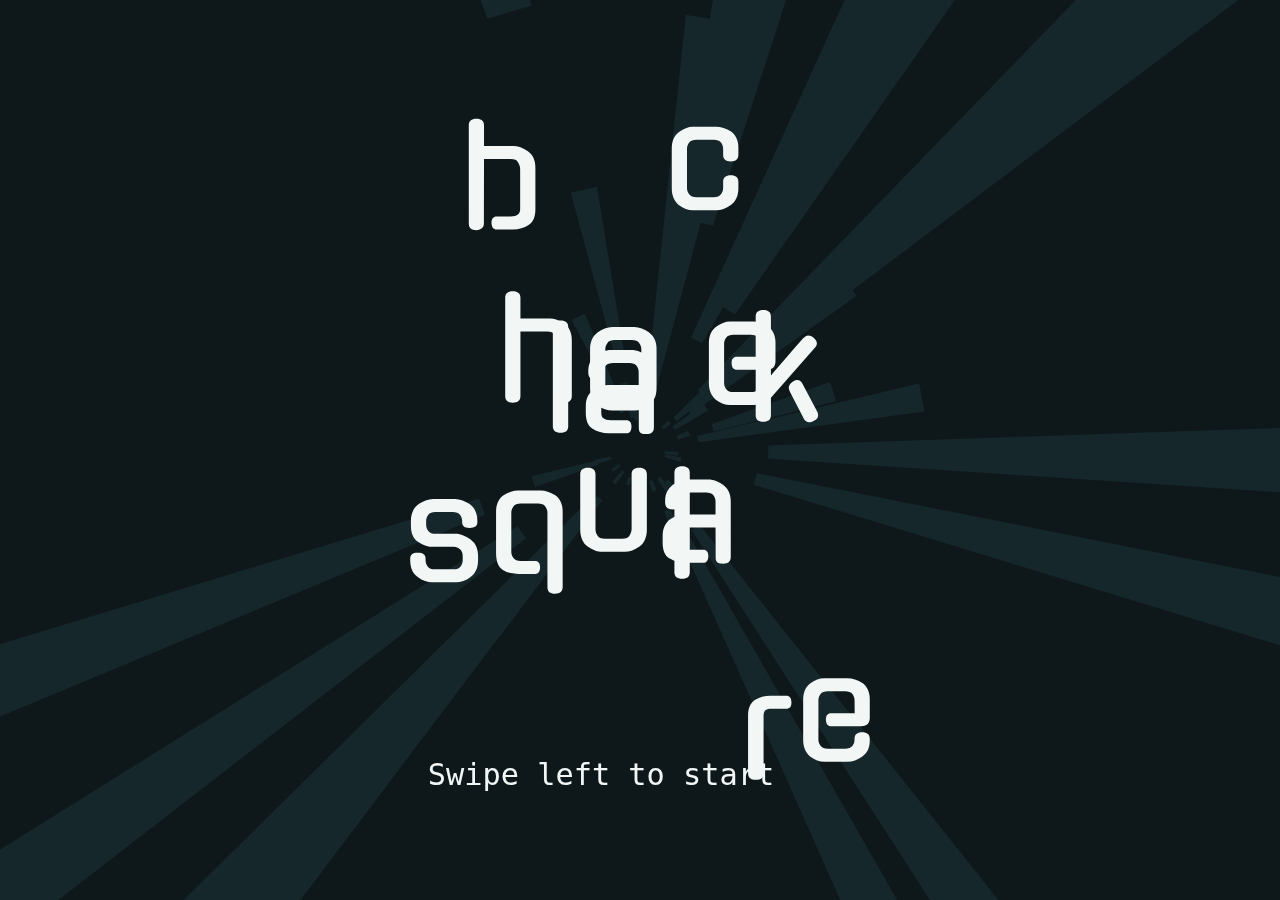
<file: gfiles/html5/blackholesquare/index.html>
<!doctype html><html lang="en"><head><meta charset="utf-8"><title>Black Hole Square</title><meta name="description" content="Clean the universe!"><meta name="author" content="Quinten"><meta name="monetization" content="$ilp.uphold.com/N3GyWXpENLq4"><meta name="viewport" content="initial-scale=1,width=device-width"><link rel="manifest" href="manifest.json"><meta name="theme-color" content="#0E181B"><meta name="apple-mobile-web-app-capable" content="yes"><meta name="apple-mobile-web-app-status-bar-style" content="black-translucent"><link rel="icon" type="image/png" href="icon.png"><link rel="apple-touch-icon" href="icon.png"><style>body{background-color:#0E181B;margin:0;}canvas{display:block;}</style></head><body><script>(()=>{var e={2895:(e,t,a)=>{var o={"./arrowdown.json":7882,"./arrowleft.json":926,"./arrowright.json":8166,"./arrowup.json":947,"./bgcut.json":9192,"./blackhole.json":7761,"./blanksquare.json":2492,"./canvas.json":3961,"./fillrect.json":8298,"./home.json":4999,"./levels.json":9387,"./maintitle.json":8537,"./mask.json":4726,"./neutronstar.json":2318,"./pointer.json":7865,"./position.json":9043,"./progress.json":511,"./puzzle.json":37,"./size.json":1736,"./state.json":4135,"./statemachine.json":9094,"./text.json":8054,"./tunnel.json":7893,"./xsquare.json":2224};function r(e){var t=s(e);return a(t)}function s(e){if(!a.o(o,e)){var t=new Error("Cannot find module '"+e+"'");throw t.code="MODULE_NOT_FOUND",t}return o[e]}r.keys=function(){return Object.keys(o)},r.resolve=s,e.exports=r,r.id=2895},588:(e,t,a)=>{"use strict";let o={};var r;(r=a(106)).keys().forEach((e=>{let t=e.replace(/\.\/([^\/]+)\.js$/,"$1");o[t]=r(e).default}));const s=Object.freeze({process:(e,t,a,r)=>{t.forEach((t=>{let s=e[t];Object.keys(s).forEach((t=>{void 0!==o[t]&&o[t].update(e,s,a,r)}))}))}});let n={};(e=>{e.keys().forEach((t=>{let a=t.replace(/\.\/([^\/]+)\.js$/,"$1");n[a]=e(t).default}))})(a(8293));let i={};(e=>{e.keys().forEach((t=>{let a=t.replace(/\.\/([^\/]+)\.js$/,"$1");i[a]=e(t).default}))})(a(2098));const c=Object.freeze({process:(e,t,a,o,r)=>{t.forEach((t=>{let s=e[t];a.save(),a.scale(e.game.canvas.zoom,e.game.canvas.zoom),Object.keys(s).forEach((t=>{void 0!==i[t]&&i[t].transform(e,s,a,o,r)})),Object.keys(s).forEach((t=>{void 0!==n[t]&&n[t].draw(e,s,a,o,r)})),a.restore()}))}});let l=1,u=1,p=0,d=0,h=0,v=0;const f=Object.freeze({resize:(e,t)=>{h===window.innerWidth&&v===window.innerHeight||(h=window.innerWidth,v=window.innerHeight,t.style.width=h+"px",t.style.height=v+"px",t.width=h*window.devicePixelRatio,t.height=v*window.devicePixelRatio,e.canvas.w=t.width,e.canvas.h=t.height,l=e.canvas.tW/e.canvas.tH,u=e.canvas.w/e.canvas.h,l<u?(e.canvas.zoom=e.canvas.h/e.canvas.tH,e.canvas.gH=e.canvas.tH,e.canvas.gW=e.canvas.tH*e.canvas.w/e.canvas.h):(e.canvas.zoom=e.canvas.w/e.canvas.tW,e.canvas.gW=e.canvas.tW,e.canvas.gH=e.canvas.tW*e.canvas.h/e.canvas.w),p=(e.canvas.gW-e.canvas.tW)/2,d=(e.canvas.gH-e.canvas.tH)/2,e.canvas.gX=p,e.canvas.gY=d)}});var g=a(5378);const m=Object.freeze({add:(e,t)=>{let a,o,r,s,n,i,c=e.pointer,l=!1,u=(e,t)=>{c.x=e,c.y=t,c.downX=e,c.downY=t,c.justDown=!0,c.isDown=!0,l=!1},p=(e,t)=>{c.x=e,c.y=t},d=(e,t)=>{l?l=!1:(c.x=e,c.y=t,c.justUp=!0,c.isDown=!1)};t.addEventListener("mousedown",(c=>{a=t.getBoundingClientRect(),o=a.left,r=a.top,s=e.canvas.zoom/window.devicePixelRatio,n=(c.clientX-o)/s,i=(c.clientY-r)/s,u(n,i)})),t.addEventListener("touchstart",(c=>{c.preventDefault(),a=t.getBoundingClientRect(),o=a.left,r=a.top,s=e.canvas.zoom/window.devicePixelRatio,n=(c.changedTouches[0].clientX-o)/s,i=(c.changedTouches[0].clientY-r)/s,u(n,i),g.Z.playSong({melody:["8-"]})})),t.addEventListener("mousemove",(c=>{a=t.getBoundingClientRect(),o=a.left,r=a.top,s=e.canvas.zoom/window.devicePixelRatio,n=(c.clientX-o)/s,i=(c.clientY-r)/s,p(n,i)})),t.addEventListener("touchmove",(c=>{c.preventDefault(),a=t.getBoundingClientRect(),o=a.left,r=a.top,s=e.canvas.zoom/window.devicePixelRatio,n=(c.changedTouches[0].clientX-o)/s,i=(c.changedTouches[0].clientY-r)/s,p(n,i)})),t.addEventListener("mouseup",(c=>{a=t.getBoundingClientRect(),o=a.left,r=a.top,s=e.canvas.zoom/window.devicePixelRatio,n=(c.clientX-o)/s,i=(c.clientY-r)/s,d(n,i)})),t.addEventListener("touchend",(c=>{c.preventDefault(),a=t.getBoundingClientRect(),o=a.left,r=a.top,s=e.canvas.zoom/window.devicePixelRatio,n=c.changedTouches[0].clientX/s,i=c.changedTouches[0].clientY/s,d(n,i)})),t.addEventListener("mouseout",(e=>{c.isDown&&(c.justUp=!0,c.isDown=!1)})),t.addEventListener("mouseenter",(e=>{l=!0}))}});var z=a(8520);document.monetization&&document.monetization.addEventListener("monetizationstart",(e=>{z.Z.save("payed",!0)}));const x=Object.freeze({setup:e=>{let t,a=e.game,o=document.createElement("canvas");t=o.getContext("2d");let r=document.querySelector(a.canvas.parentSelector);f.resize(a,o),r.appendChild(o),m.add(a,o);let n=0,i=0,l=r=>{i=r-n,n=r,f.resize(a,o);let u=a.pointer.pointing;a.pointer.pointing=!1;let p=[],d=[];a.statemachine.active.forEach((t=>{let a=e[t];void 0!==a.state&&(p=[...p,...a.state.updates],d=[...d,...a.state.draws])})),s.process(e,p,r,i),a.pointer.justDown=!1,a.pointer.justUp=!1,u&&!a.pointer.pointing?o.style.cursor="default":!u&&a.pointer.pointing&&(o.style.cursor="pointer"),t.clearRect(0,0,a.canvas.w,a.canvas.h),c.process(e,d,t,r,i),requestAnimationFrame(l)};l(0)}}),w=JSON.parse('{"game":{"canvas":{"w":320,"h":416,"tW":320,"tH":416,"gW":320,"gH":416,"oX":-13312,"oY":48,"gX":0,"gY":48,"zoom":1,"parentSelector":"body"},"statemachine":{"active":["level","controls"]},"pointer":{"x":0,"y":0,"justDown":false,"justUp":false,"isDown":false},"levels":{"sequence":["titlescreen","startscreen","click","wait","push","move","tango","substitute","wander","double","conflict","extract","grab","twin","snare","sink","support","ad"],"wm":["titlescreen","startscreen","click","wait","push","move","tango","substitute","wander","double","conflict","extract","grab","twin","snare","sink","support","ty","snatch","swivel","turmoil","end"],"current":0}},"titlescreen":{"puzzle":{"grid":[],"init":true,"taps":"","text":["","","","","","","","","","","","","","Swipe left to start"],"lT":" ","rT":" ","noBoard":true}},"maintitle":{"maintitle":{},"position":{"x":-160,"y":-208,"origin":"center"}},"startscreen":{"puzzle":{"grid":[],"init":true,"taps":"","text":["Welcome to Black Hole Square!","Clean up all the other squares","in the universe. Just tap them","and see what happens.","","Swipe right to reset a puzzle","or go back to the old ones.","Swipe left to skip a puzzle.","","Swipe left for first puzzle!"],"lT":"Wrong way","rT":"Let\'s puzzle"}},"ad":{"puzzle":{"grid":[],"init":true,"taps":"","text":["The edge of the universe...","","Thank you for playing!","","Did you know you could","unlock 3 bonus puzzles","when you support this game","through Web Monetization?"],"rT":"Not too dark here"}},"ty":{"puzzle":{"grid":[],"init":true,"taps":"","text":["Thank you","for supporting this game","through Web Monetization.","","The next 3 puzzles are only","for WM supporters.","","Swipe left for bonus puzzles"],"lT":"Free puzzles","rT":"Bonus puzzles"}},"end":{"puzzle":{"grid":[],"init":true,"taps":"","text":["The edge of the universe...","","Thank you for playing!"],"rT":"Just dark here"}},"substitute":{"puzzle":{"grid":[0,0,0,0,0,0,0,0,6,0,0,0,0,5,2,2,1,0,0,0,1,2,0,0,0,0,0,1,0,0,0,0,0,0,0,0],"init":true,"taps":6}},"double":{"puzzle":{"grid":[0,0,0,0,0,0,0,0,0,0,0,0,0,1,2,7,7,0,0,0,4,0,0,0,0,0,0,0,0,0,0,0,0,0,0,0],"init":true,"taps":5}},"move":{"puzzle":{"grid":[0,0,0,0,0,0,0,0,6,0,0,0,0,0,2,0,0,0,0,1,2,2,7,0,0,0,1,0,0,0,0,0,0,0,0,0],"init":true,"taps":5}},"click":{"puzzle":{"grid":[0,0,0,0,0,0,0,0,5,0,1,0,0,0,0,0,0,0,0,0,0,0,0,0,0,1,0,7,0,0,0,0,0,0,0,0],"init":true,"taps":4}},"wait":{"puzzle":{"grid":[0,0,0,0,0,0,0,0,5,0,1,0,0,0,0,0,0,0,0,0,0,0,0,0,0,0,0,4,0,0,0,0,0,0,0,0],"init":true,"taps":5}},"push":{"puzzle":{"grid":[0,0,0,0,0,0,0,0,0,1,0,0,0,0,0,2,0,0,0,5,0,0,1,0,0,0,4,0,0,0,0,0,0,0,0,0],"init":true,"taps":6}},"extract":{"puzzle":{"grid":[0,0,0,0,0,0,0,0,6,0,0,0,0,0,2,0,0,0,0,0,3,7,0,0,0,0,1,0,0,0,0,0,0,0,0,0],"init":true,"taps":5}},"grab":{"puzzle":{"grid":[0,0,0,0,0,0,0,0,0,0,1,0,0,0,0,0,2,0,5,3,2,2,2,1,0,0,0,4,0,0,0,0,0,0,0,0],"init":true,"taps":9}},"snare":{"puzzle":{"grid":[0,0,0,0,0,0,0,6,1,6,1,0,5,2,3,3,2,1,0,1,4,1,4,0,0,0,0,0,0,0,0,0,0,0,0,0],"init":true,"taps":9}},"twin":{"puzzle":{"grid":[0,0,0,0,0,0,0,0,1,0,0,0,0,5,2,0,0,0,0,0,3,7,0,0,0,1,2,3,7,0,0,0,4,0,0,0],"init":true,"taps":11}},"tango":{"puzzle":{"grid":[0,0,0,0,0,0,0,0,1,0,0,0,0,5,6,0,0,0,0,0,0,4,7,0,0,0,0,1,0,0,0,0,0,0,0,0],"init":true,"taps":6}},"snatch":{"puzzle":{"grid":[0,0,0,0,0,0,0,6,0,0,0,0,0,5,3,3,7,0,0,0,0,0,8,0,0,0,0,0,4,0,0,0,0,0,0,0],"init":true,"taps":12}},"turmoil":{"puzzle":{"grid":[0,6,0,0,6,0,0,2,0,0,8,0,0,0,3,7,0,0,0,0,5,5,0,0,8,0,0,0,0,2,4,0,0,0,0,4],"init":true,"taps":20}},"sink":{"puzzle":{"grid":[0,0,0,0,0,0,0,0,0,6,0,0,0,0,5,0,0,0,0,0,0,8,0,0,0,0,5,0,0,0,0,0,0,0,0,0],"init":true,"taps":6}},"swivel":{"puzzle":{"grid":[0,0,6,0,0,0,0,0,6,8,0,0,0,0,0,0,3,7,5,2,0,0,0,0,0,0,0,8,0,0,0,0,0,4,0,0],"init":true,"taps":14}},"wander":{"puzzle":{"grid":[0,0,0,0,1,0,1,0,2,0,0,0,0,6,0,0,0,0,0,5,0,0,7,0,0,0,0,4,0,1,0,1,0,0,0,0],"init":true,"taps":15}},"support":{"puzzle":{"grid":[0,0,0,0,0,0,0,1,0,0,0,0,0,0,7,0,0,0,0,0,0,0,0,0,0,1,0,8,7,0,0,0,4,0,0,0],"init":true,"taps":8}},"conflict":{"puzzle":{"grid":[0,0,0,0,0,0,0,0,0,6,0,0,0,1,2,5,0,0,0,0,0,7,2,1,0,0,0,4,0,0,0,0,0,1,0,0],"init":true,"taps":10}},"level":{"state":{"draws":[],"updates":["titlescreen"]}},"controls":{"state":{"draws":["bgcut","bgout","feedback","tunnel","tapstext","titletext","progress"],"updates":["progress"]}},"tapstext":{"position":{"x":296,"y":44,"origin":"game"},"text":{"text":"","align":"right"}},"titletext":{"position":{"x":24,"y":44,"origin":"game"},"text":{"text":""}},"feedback":{"position":{"x":0,"y":0,"origin":"center"},"text":{"text":"","align":"center","behind":true,"base":"middle"}},"bgcut":{"position":{"x":16,"y":64,"origin":"game"},"bgcut":{"fill":"#1F363D"}},"bgout":{"position":{"x":16,"y":68,"origin":"game"},"bgcut":{"fill":"#16272C"}},"tunnel":{"tunnel":{"fill":"#16272C"}},"progress":{"position":{"x":0,"y":160,"origin":"center"},"progress":{"dots":[]}}}');let y=z.Z.load("current");if(void 0!==y){w.game.levels.current=y;let e=(z.Z.load("payed")?w.game.levels.wm:w.game.levels.sequence)[y];w.level.state.updates=[e]}x.setup(w),"serviceWorker"in navigator&&window.addEventListener("load",(e=>{navigator.serviceWorker.register("./sw.js").then((e=>{}),(e=>{}))}))},8520:(e,t,a)=>{"use strict";a.d(t,{Z:()=>n});const o=JSON.parse('{"u2":"Black Hole Square"}');let r={},s=localStorage.getItem(o.u2+" Data");null!==s&&(r=JSON.parse(s));const n=Object.freeze({save:(e,t)=>{r[e]=t,localStorage.setItem(o.u2+" Data",JSON.stringify(r))},load:e=>r[e]})},6988:(e,t,a)=>{"use strict";a.r(t),a.d(t,{default:()=>r});var o=a(8657);const r=Object.freeze({draw:(e,t,a)=>{o.default.draw(e,t,a);let r=new Path2D("M24 25.757l-9.879-9.878a3 3 0 00-4.242 4.242l12 12 .027.028a3.003 3.003 0 003.323.588l.034-.015.034-.016.033-.016.033-.017.032-.017.033-.017.032-.018.033-.018.032-.019.031-.019.032-.019.032-.02.031-.021.031-.02.031-.022.031-.021.03-.022.03-.023.03-.023.03-.023.03-.024.029-.024.029-.025.029-.025.028-.025.029-.026.028-.027.028-.026.027-.028 12-12a3 3 0 00-4.242-4.242L24 25.757z");a.fillStyle="#878e88",a.fill(r)}})},8702:(e,t,a)=>{"use strict";a.r(t),a.d(t,{default:()=>r});var o=a(8657);const r=Object.freeze({draw:(e,t,a)=>{o.default.draw(e,t,a);let r=new Path2D("M13.879 19.879l-.028.027a3.003 3.003 0 00-.49 3.521l.018.033.018.033.019.032.019.031.019.032.02.032.021.031.02.031.022.031.021.031.022.03.023.03.023.03.023.03.024.03.024.029.025.029.025.029.025.028.026.029.027.028.026.028.028.027 12 12a3 3 0 004.242-4.242L20.243 22l9.878-9.879a3 3 0 00-4.242-4.242l-12 12z");a.fillStyle="#878e88",a.fill(r)}})},3515:(e,t,a)=>{"use strict";a.r(t),a.d(t,{default:()=>r});var o=a(8657);const r=Object.freeze({draw:(e,t,a)=>{o.default.draw(e,t,a);let r=new Path2D("M27.757 22l-9.878 9.879a3 3 0 004.242 4.242l12-12a3 3 0 00.364-3.802l-.022-.032-.021-.031-.022-.03-.023-.03-.023-.03-.023-.03-.024-.03-.024-.029-.025-.029-.025-.029-.025-.028-.026-.029-.027-.028-.026-.028-.028-.027-12-12a3 3 0 00-4.242 4.242L27.757 22z");a.fillStyle="#878e88",a.fill(r)}})},4666:(e,t,a)=>{"use strict";a.r(t),a.d(t,{default:()=>r});var o=a(8657);const r=Object.freeze({draw:(e,t,a)=>{o.default.draw(e,t,a);let r=new Path2D("M22.507 11.397l-.035.021-.028.017-.032.019-.032.02-.031.021-.031.02-.031.022-.031.021-.03.022-.03.023-.03.023-.03.023-.03.024-.029.024-.029.025-.029.025-.028.025-.029.026-.028.027-.028.026-.027.028-12 12a3 3 0 004.242 4.242L24 18.243l9.879 9.878a3 3 0 004.242-4.242l-12-12a3.002 3.002 0 00-3.614-.482z");a.fillStyle="#878e88",a.fill(r)}})},833:(e,t,a)=>{"use strict";a.r(t),a.d(t,{default:()=>o});const o=Object.freeze({draw:(e,t,a)=>{a.globalCompositeOperation="destination-over";let o=new Path2D("M6 288h276c3.311 0 6-2.689 6-6V6c0-3.311-2.689-6-6-6H6C2.689 0 0 2.689 0 6v276c0 3.311 2.689 6 6 6z");a.fillStyle=t.bgcut.fill,a.fill(o)}})},8622:(e,t,a)=>{"use strict";a.r(t),a.d(t,{default:()=>o});const o=Object.freeze({draw:(e,t,a)=>{let o=new Path2D("M44 12c0-3.311-2.689-6-6-6H10c-3.311 0-6 2.689-6 6v28c0 3.311 2.689 6 6 6h28c3.311 0 6-2.689 6-6V12z");a.fillStyle="#000",a.fill(o),o=new Path2D("M4 16c0-3.311 2.689-6 6-6h28c3.311 0 6 2.689 6 6v-4c0-3.311-2.689-6-6-6H10c-3.311 0-6 2.689-6 6v4z"),a.fillStyle="#16272C",a.fill(o)}})},8657:(e,t,a)=>{"use strict";a.r(t),a.d(t,{default:()=>o});const o=Object.freeze({draw:(e,t,a)=>{let o=t.clicked?"#AECBD6":"#c3dad5",r=t.clicked?"#C9DDE4":"#f2f7f6",s=new Path2D("M44 12c0-3.311-2.689-6-6-6H10c-3.311 0-6 2.689-6 6v28c0 3.311 2.689 6 6 6h28c3.311 0 6-2.689 6-6V12z");a.fillStyle=o,a.fill(s),s=new Path2D("M44 8c0-3.311-2.689-6-6-6H10C6.689 2 4 4.689 4 8v28c0 3.311 2.689 6 6 6h28c3.311 0 6-2.689 6-6V8z"),a.fillStyle=r,a.fill(s),t.clicked&&(t.clicked=t.clicked-1)}})},6768:(e,t,a)=>{"use strict";a.r(t),a.d(t,{default:()=>o});const o=Object.freeze({draw:(e,t,a)=>{let o=e.game.canvas.gW,r=e.game.canvas.gH;void 0!==t.size&&(o=t.size.w,r=t.size.h),a.fillStyle=t.fillrect.fill,a.fillRect(0,0,o,r)}})},3273:(e,t,a)=>{"use strict";a.r(t),a.d(t,{default:()=>r});let o=["M87.84 146.432c0 1.024-.362 1.792-1.088 2.304a4.02 4.02 0 01-2.368.768c-2.346 0-3.52-1.024-3.52-3.072v-45.44c0-2.048 1.174-3.072 3.52-3.072 2.347 0 3.52 1.024 3.52 3.072v9.6h13.504c2.176 0 4.438.81 6.784 2.432 2.304 1.622 3.456 4.182 3.456 7.68v19.072c0 3.542-1.045 5.974-3.136 7.296-2.09 1.366-4.48 2.048-7.168 2.048h-7.552c-1.536 0-2.346-1.002-2.432-3.008 0-2.005.81-3.008 2.432-3.008h6.4c1.579 0 2.71-.288 3.392-.864.683-.576 1.024-1.418 1.024-2.528V121.28c0-1.11-.341-2.176-1.024-3.2l.064.064c-.554-1.024-1.685-1.536-3.392-1.536H87.904l-.064 29.824z","M126.816 146.624c0 2.006-1.173 3.008-3.52 3.008-2.39 0-3.584-1.002-3.584-3.008v-45.888c0-2.005 1.195-3.008 3.584-3.008 2.347 0 3.52 1.003 3.52 3.008v45.888z","M145.312 149.12c-1.322 0-2.581-.181-3.776-.544a14.74 14.74 0 01-3.456-1.568v.064c-2.09-1.322-3.136-3.754-3.136-7.296v-3.136c0-1.75.31-3.274.928-4.576.619-1.301 1.483-2.336 2.592-3.104h-.064a12.458 12.458 0 013.392-1.632c1.195-.362 2.347-.544 3.456-.544h14.144v-5.952c0-1.066-.33-2.037-.992-2.912-.661-.874-1.781-1.312-3.36-1.312h-7.488c-1.621 0-2.741.395-3.36 1.184-.618.79-.928 1.718-.928 2.784v.512c0 2.219-1.194 3.328-3.584 3.328s-3.584-1.11-3.584-3.328v-.576c0-1.75.31-3.221.928-4.416a8.853 8.853 0 012.528-3.008h-.064a18.673 18.673 0 013.488-1.792c1.216-.47 2.379-.704 3.488-.704h9.728c1.067 0 2.208.235 3.424.704a16.903 16.903 0 013.424 1.792h-.064c1.11.81 1.963 1.867 2.56 3.168.598 1.302.896 2.806.896 4.512v25.664c0 2.048-1.173 3.072-3.52 3.072-.47 0-.906-.021-1.312-.064a2.611 2.611 0 01-1.088-.352 2.073 2.073 0 01-.768-.832c-.192-.362-.288-.842-.288-1.44l-.064-14.016h-12.928c-.938 0-1.664.107-2.176.32a2.598 2.598 0 00-1.216 1.024 23.491 23.491 0 00-.736 1.696 3.971 3.971 0 00-.224 1.376v2.496c0 1.11.33 1.952.992 2.528.662.576 1.803.864 3.424.864h7.168c1.579 0 2.368 1.003 2.368 3.008 0 .854-.192 1.568-.576 2.144-.384.576-.981.864-1.792.864h-8.384z","M205.472 138.944c0 3.499-1.152 6.08-3.456 7.744-2.261 1.622-4.522 2.432-6.784 2.432H184.48c-2.261 0-4.458-.81-6.592-2.432-1.024-.853-1.813-1.93-2.368-3.232-.554-1.301-.832-2.805-.832-4.512v-18.24c0-3.456 1.067-6.016 3.2-7.68a15.287 15.287 0 013.296-1.824c1.13-.448 2.23-.672 3.296-.672h10.752c1.024 0 2.155.203 3.392.608 1.238.406 2.39.95 3.456 1.632 1.024.726 1.846 1.728 2.464 3.008.619 1.28.928 2.795.928 4.544v3.2c0 2.048-1.173 3.072-3.52 3.072-2.346 0-3.52-1.024-3.52-3.072v-2.752c0-1.066-.33-2.037-.992-2.912-.661-.874-1.781-1.312-3.36-1.312h-8c-1.578 0-2.698.438-3.36 1.312-.661.875-.992 1.846-.992 2.912v18.112c0 1.024.33 1.984.992 2.88.662.896 1.782 1.344 3.36 1.344h8c1.579 0 2.699-.448 3.36-1.344.662-.896.992-1.856.992-2.88v-2.944c0-2.005 1.174-3.008 3.52-3.008 2.347 0 3.52 1.003 3.52 3.008v3.008z","M220.512 138.432v8.128c0 2.006-1.173 3.008-3.52 3.008-2.346 0-3.52-1.002-3.52-3.008v-45.568c0-2.048 1.174-3.072 3.52-3.072 2.347 0 3.52 1.024 3.52 3.072v27.136a189.274 189.274 0 013.552-4.128 405.824 405.824 0 003.904-4.48 1080.24 1080.24 0 013.872-4.48c1.28-1.472 2.475-2.848 3.584-4.128v.064c.768-.896 1.536-1.344 2.304-1.344.427 0 .843.096 1.248.288a8.32 8.32 0 011.312.8h-.064c1.024.854 1.536 1.707 1.536 2.56 0 .299-.064.63-.192.992a2.14 2.14 0 01-.64.928l-20.416 23.232zm21.376 6.4c.299.555.448 1.13.448 1.728 0 1.11-.64 1.942-1.92 2.496-.853.512-1.621.768-2.304.768-.47 0-.917-.16-1.344-.48a3.645 3.645 0 01-1.024-1.184l-6.4-12.352c-.384-.64-.576-1.28-.576-1.92 0-1.066.555-1.962 1.664-2.688.299-.213.608-.405.928-.576.32-.17.672-.298 1.056-.384.47-.085.918 0 1.344.256.427.256.79.598 1.088 1.024l7.04 13.312z","M104.736 226.432c0 2.048-1.173 3.072-3.52 3.072-2.346 0-3.52-1.024-3.52-3.072v-45.44c0-2.048 1.174-3.072 3.52-3.072 2.347 0 3.52 1.024 3.52 3.072v9.6h13.504c2.176 0 4.438.81 6.784 2.432 2.304 1.622 3.456 4.182 3.456 7.68v25.728c0 2.048-1.173 3.072-3.52 3.072-2.346 0-3.52-1.024-3.52-3.072V201.28c0-1.11-.341-2.176-1.024-3.2l.064.064c-.554-1.024-1.685-1.536-3.392-1.536h-12.352v29.824z","M157.408 190.592c1.11 0 2.25.235 3.424.704a19.487 19.487 0 013.424 1.792h-.064c1.11.81 1.963 1.867 2.56 3.168.598 1.302.896 2.806.896 4.512v18.176c0 3.499-1.152 6.08-3.456 7.744-2.261 1.622-4.522 2.432-6.784 2.432h-10.24c-1.11 0-2.24-.192-3.392-.576-1.152-.384-2.282-1.002-3.392-1.856-2.304-1.621-3.456-4.202-3.456-7.744v-18.176c0-1.706.299-3.21.896-4.512.598-1.301 1.45-2.357 2.56-3.168h-.064a17.279 17.279 0 013.392-1.792c1.195-.47 2.347-.704 3.456-.704h10.24zm-1.152 32.512c1.579 0 2.699-.448 3.36-1.344.662-.896.992-1.856.992-2.88v-18.048c0-1.066-.33-2.037-.992-2.912-.661-.874-1.781-1.312-3.36-1.312h-7.936c-1.578 0-2.698.438-3.36 1.312-.661.875-.992 1.846-.992 2.912v18.048c0 1.024.33 1.984.992 2.88.662.896 1.782 1.344 3.36 1.344h7.936z","M183.008 226.624c0 2.006-1.173 3.008-3.52 3.008-2.39 0-3.584-1.002-3.584-3.008v-45.888c0-2.005 1.195-3.008 3.584-3.008 2.347 0 3.52 1.003 3.52 3.008v45.888z","M198.88 218.88c0 1.024.33 1.984.992 2.88.662.896 1.782 1.344 3.36 1.344h8c1.579 0 2.699-.394 3.36-1.184a4.11 4.11 0 00.992-2.72v-.704c0-2.005 1.174-3.008 3.52-3.008 2.347 0 3.52 1.003 3.52 3.008v.768c0 1.792-.288 3.264-.864 4.416-.576 1.152-1.44 2.155-2.592 3.008-2.261 1.622-4.522 2.432-6.784 2.432h-10.752c-2.261 0-4.458-.81-6.592-2.432-1.024-.853-1.813-1.93-2.368-3.232-.554-1.301-.832-2.805-.832-4.512v-18.24c0-3.456 1.067-6.016 3.2-7.68a15.287 15.287 0 013.296-1.824c1.13-.448 2.23-.672 3.296-.672h10.752c1.024 0 2.155.203 3.392.608 1.238.406 2.39.95 3.456 1.632 1.024.726 1.846 1.728 2.464 3.008.619 1.28.928 2.795.928 4.544v8.64c0 .982-.288 1.856-.864 2.624-.576.768-1.632 1.152-3.168 1.152h-13.824c-1.536 0-2.346-1.002-2.432-3.008 0-2.005.81-3.008 2.432-3.008h10.88l-.064-5.952c0-1.066-.33-2.037-.992-2.912-.661-.874-1.781-1.312-3.36-1.312h-8c-1.578 0-2.698.438-3.36 1.312-.661.875-.992 1.846-.992 2.912v18.112z","M74.912 286.72c1.067 0 2.208.246 3.424.736a18.16 18.16 0 013.424 1.824h-.064a8.001 8.001 0 012.56 3.136c.598 1.28.896 2.816.896 4.608v1.92c0 3.499-1.152 6.08-3.456 7.744-1.11.854-2.24 1.472-3.392 1.856-1.152.384-2.282.576-3.392.576h-10.88c-1.11 0-2.24-.192-3.392-.576-1.152-.384-2.282-1.002-3.392-1.856-2.304-1.621-3.456-4.202-3.456-7.744v-.768c0-1.834 1.174-2.73 3.52-2.688 2.39 0 3.584.896 3.584 2.688v.704c0 1.024.32 1.984.96 2.88.64.896 1.77 1.344 3.392 1.344h8.448c1.622 0 2.752-.448 3.392-1.344.64-.896.96-1.856.96-2.88v-1.792c0-.554-.074-1.088-.224-1.6a3.728 3.728 0 00-.736-1.376c-.341-.405-.79-.736-1.344-.992s-1.237-.384-2.048-.384h-9.344c-2.176 0-4.458-.768-6.848-2.304-2.261-1.45-3.392-3.946-3.392-7.488v-2.176c0-1.706.299-3.21.896-4.512.598-1.301 1.45-2.357 2.56-3.168h-.064a17.279 17.279 0 013.392-1.792c1.195-.47 2.347-.704 3.456-.704h10.24c1.11 0 2.25.235 3.424.704a19.487 19.487 0 013.424 1.792h-.064c1.11.81 1.963 1.867 2.56 3.168.598 1.302.896 2.806.896 4.512v.576c0 .896-.298 1.547-.896 1.952-.597.406-1.472.63-2.624.672-2.346.043-3.52-.832-3.52-2.624v-.512c0-1.066-.33-2.037-.992-2.912-.661-.874-1.781-1.312-3.36-1.312h-7.936c-1.578 0-2.698.438-3.36 1.312-.661.875-.992 1.846-.992 2.912v1.536c0 1.11.33 2.112.992 3.008.662.896 1.782 1.344 3.36 1.344h9.408z","M103.776 309.12c-1.11 0-2.304-.128-3.584-.384a10.114 10.114 0 01-3.584-1.472c-1.194-.725-2.016-1.781-2.464-3.168-.448-1.386-.672-2.976-.672-4.768v-18.944c0-1.792.31-3.328.928-4.608.619-1.28 1.462-2.282 2.528-3.008a16.36 16.36 0 013.392-1.6c1.152-.384 2.283-.576 3.392-.576h10.304c1.11 0 2.23.192 3.36.576 1.13.384 2.294.918 3.488 1.6 1.024.726 1.846 1.739 2.464 3.04.619 1.302.928 2.827.928 4.576V315.2c0 2.048-1.173 3.072-3.52 3.072-2.346 0-3.52-1.002-3.52-3.008v-34.432c0-1.066-.33-2.037-.992-2.912-.661-.874-1.781-1.312-3.36-1.312h-8c-1.578 0-2.698.438-3.36 1.312-.661.875-.992 1.846-.992 2.912v18.048c0 1.024.33 1.984.992 2.88.662.896 1.782 1.344 3.36 1.344h6.656c1.536 0 2.304 1.003 2.304 3.008 0 .854-.181 1.568-.544 2.144-.362.576-.95.864-1.76.864h-7.744z","M163.168 298.944c0 1.707-.298 3.222-.896 4.544-.597 1.323-1.45 2.39-2.56 3.2h.064a15.956 15.956 0 01-3.392 1.76c-1.194.448-2.346.672-3.456.672h-10.304c-1.066 0-2.208-.224-3.424-.672a15.725 15.725 0 01-3.424-1.76h.064c-1.11-.81-1.962-1.877-2.56-3.2-.597-1.322-.896-2.837-.896-4.544V273.28c0-2.048 1.174-3.072 3.52-3.072 2.347 0 3.52 1.024 3.52 3.072v25.152c0 1.195.299 2.24.896 3.136.555 1.024 1.707 1.536 3.456 1.536h8c1.707 0 2.838-.512 3.392-1.536l-.064.064c.683-1.024 1.024-2.09 1.024-3.2V273.28c0-2.048 1.174-3.072 3.52-3.072 2.347 0 3.52 1.024 3.52 3.072v25.664z","M180.832 309.12c-1.322 0-2.581-.181-3.776-.544a14.74 14.74 0 01-3.456-1.568v.064c-2.09-1.322-3.136-3.754-3.136-7.296v-3.136c0-1.75.31-3.274.928-4.576.619-1.301 1.483-2.336 2.592-3.104h-.064a12.458 12.458 0 013.392-1.632c1.195-.362 2.347-.544 3.456-.544h14.144v-5.952c0-1.066-.33-2.037-.992-2.912-.661-.874-1.781-1.312-3.36-1.312h-7.488c-1.621 0-2.741.395-3.36 1.184-.618.79-.928 1.718-.928 2.784v.512c0 2.219-1.194 3.328-3.584 3.328s-3.584-1.11-3.584-3.328v-.576c0-1.75.31-3.221.928-4.416a8.853 8.853 0 012.528-3.008h-.064a18.673 18.673 0 013.488-1.792c1.216-.47 2.379-.704 3.488-.704h9.728c1.067 0 2.208.235 3.424.704a16.903 16.903 0 013.424 1.792h-.064c1.11.81 1.963 1.867 2.56 3.168.598 1.302.896 2.806.896 4.512v25.664c0 2.048-1.173 3.072-3.52 3.072-.47 0-.906-.021-1.312-.064a2.611 2.611 0 01-1.088-.352 2.073 2.073 0 01-.768-.832c-.192-.362-.288-.842-.288-1.44l-.064-14.016h-12.928c-.938 0-1.664.107-2.176.32a2.598 2.598 0 00-1.216 1.024 23.491 23.491 0 00-.736 1.696 3.971 3.971 0 00-.224 1.376v2.496c0 1.11.33 1.952.992 2.528.662.576 1.803.864 3.424.864h7.168c1.579 0 2.368 1.003 2.368 3.008 0 .854-.192 1.568-.576 2.144-.384.576-.981.864-1.792.864h-8.384z","M217.12 306.432c0 2.048-1.173 3.072-3.52 3.072-2.432 0-3.648-1.024-3.648-3.072v-26.496c0-3.498 1.046-5.93 3.136-7.296 2.09-1.365 4.502-2.048 7.232-2.048h7.296c1.579 0 2.368 1.003 2.368 3.008.086 2.006-.704 3.008-2.368 3.008h-6.784c-1.536 0-2.538.299-3.008.896-.47.598-.704 1.43-.704 2.496v26.432z","M242.464 298.88c0 1.024.33 1.984.992 2.88.662.896 1.782 1.344 3.36 1.344h8c1.579 0 2.699-.394 3.36-1.184a4.11 4.11 0 00.992-2.72v-.704c0-2.005 1.174-3.008 3.52-3.008 2.347 0 3.52 1.003 3.52 3.008v.768c0 1.792-.288 3.264-.864 4.416-.576 1.152-1.44 2.155-2.592 3.008-2.261 1.622-4.522 2.432-6.784 2.432h-10.752c-2.261 0-4.458-.81-6.592-2.432-1.024-.853-1.813-1.93-2.368-3.232-.554-1.301-.832-2.805-.832-4.512v-18.24c0-3.456 1.067-6.016 3.2-7.68a15.287 15.287 0 013.296-1.824c1.13-.448 2.23-.672 3.296-.672h10.752c1.024 0 2.155.203 3.392.608 1.238.406 2.39.95 3.456 1.632 1.024.726 1.846 1.728 2.464 3.008.619 1.28.928 2.795.928 4.544v8.64c0 .982-.288 1.856-.864 2.624-.576.768-1.632 1.152-3.168 1.152h-13.824c-1.536 0-2.346-1.002-2.432-3.008 0-2.005.81-3.008 2.432-3.008h10.88l-.064-5.952c0-1.066-.33-2.037-.992-2.912-.661-.874-1.781-1.312-3.36-1.312h-8c-1.578 0-2.698.438-3.36 1.312-.661.875-.992 1.846-.992 2.912v18.112z"].map((e=>{let t=new Path2D(e),a=2+Math.random();return a*=Math.random()>.5?1:-1,{path:t,speed:a}}));const r=Object.freeze({draw:(e,t,a)=>{a.fillStyle="#f2f7f6";let r=e.game.canvas.oX-e.game.canvas.gX;o.forEach((e=>{let t=r*e.speed;a.translate(0,t),a.fill(e.path),a.translate(0,-t)}))}})},3047:(e,t,a)=>{"use strict";a.r(t),a.d(t,{default:()=>r});var o=a(8657);const r=Object.freeze({draw:(e,t,a)=>{o.default.draw(e,t,a);let r=new Path2D("M39 14.5c0-4.14-3.36-7.5-7.5-7.5h-15C12.36 7 9 10.36 9 14.5v15c0 4.14 3.36 7.5 7.5 7.5h15c4.14 0 7.5-3.36 7.5-7.5v-15z");a.fillStyle="#878e88",a.fill(r)}})},5473:(e,t,a)=>{"use strict";a.r(t),a.d(t,{default:()=>r});let o=[(e,t)=>[e.fillStyle="#4B8495",e.fillRect(t,0,8,8)],(e,t)=>[e.strokeStyle="#4B8495",e.strokeRect(t+.5,.5,7,7)],(e,t)=>[e.fillStyle="#F2F7F6",e.fillRect(t,0,8,8)],(e,t)=>[e.strokeStyle="#F2F7F6",e.strokeRect(t+.5,.5,7,7)]];const r=Object.freeze({draw:(e,t,a)=>{let r=t.progress.dots;r.forEach(((e,t)=>{o[e](a,12*t-6*r.length)}))}})},5264:(e,t,a)=>{"use strict";a.r(t),a.d(t,{default:()=>o});const o=Object.freeze({draw:(e,t,a)=>{t.text.behind&&(a.globalCompositeOperation="destination-over"),a.textAlign=t.text.align||"left",a.textBaseline=t.text.base||"top",a.fillStyle="#f2f7f6",a.font="14px monospace",a.fillText(t.text.text,0,0)}})},5339:(e,t,a)=>{"use strict";a.r(t),a.d(t,{default:()=>s});let o=400,r=[];for(let e=0;e<42;e++){let e={start:Math.random()*o*7,length:o+Math.random()*o*2,rotation:Math.random()*Math.PI*2};r.push(e)}const s=Object.freeze({draw:(e,t,a,s,n)=>{a.globalCompositeOperation="destination-over",a.fillStyle=t.tunnel.fill,r.forEach((t=>{t.start-=8*n/17,t.start<-398&&(t.length=200+Math.random()*o/2,t.start=t.start+3200,t.rotation=Math.random()*Math.PI*2),t.rotation=t.rotation+-.005*n/17;let r=[{x:-4,y:80,z:t.start},{x:4,y:80,z:t.start},{x:4,y:80,z:Math.max(t.start-t.length,-399)},{x:-4,y:80,z:Math.max(t.start-t.length,-399)}],s=[];r.forEach((a=>{let[r,n]=((e,t,a,o=Math.cos(a),r=Math.sin(a))=>[o*e-r*t,r*e+o*t])(a.x,a.y,t.rotation);s.push(...((e,t,a,o,r,s,n=1,i=a/(a+s)*n)=>[e+o*i,t+r*i])(e.game.canvas.gW/2,e.game.canvas.gH/2,o,r,n,a.z))})),((e,t,a,o,r,s,n,i,c)=>{e.beginPath(),e.moveTo(t,a),e.lineTo(o,r),e.lineTo(s,n),e.lineTo(i,c),e.closePath(),e.fill()})(a,...s)}))}})},5104:(e,t,a)=>{"use strict";a.r(t),a.d(t,{default:()=>r});var o=a(8657);const r=Object.freeze({draw:(e,t,a)=>{o.default.draw(e,t,a);let r=new Path2D("M24 17.757l-9.879-9.878a3 3 0 00-4.242 4.242L19.757 22l-9.878 9.879a3 3 0 004.242 4.242L24 26.243l9.879 9.878a3 3 0 004.242-4.242L28.243 22l9.878-9.879a3 3 0 00-4.242-4.242L24 17.757z");a.fillStyle="#878e88",a.fill(r)}})},8293:(e,t,a)=>{var o={"./arrowdown.js":6988,"./arrowleft.js":8702,"./arrowright.js":3515,"./arrowup.js":4666,"./bgcut.js":833,"./blackhole.js":8622,"./blanksquare.js":8657,"./fillrect.js":6768,"./maintitle.js":3273,"./neutronstar.js":3047,"./progress.js":5473,"./text.js":5264,"./tunnel.js":5339,"./xsquare.js":5104};function r(e){var t=s(e);return a(t)}function s(e){if(!a.o(o,e)){var t=new Error("Cannot find module '"+e+"'");throw t.code="MODULE_NOT_FOUND",t}return o[e]}r.keys=function(){return Object.keys(o)},r.resolve=s,e.exports=r,r.id=8293},5378:(e,t,a)=>{"use strict";let o,r,s,n,i,c,l;a.d(t,{Z:()=>p});let u=0;const p=Object.freeze({playSong:(e={})=>{let t=(e,t,a,o=120,r="triangle")=>{if("closed"===e.context.state)return;let s=t.replace(/\d/g,""),n=t.match(/^\d+/g);n=n?+n[0]:4;let i=t.match(/\d+$/g);i=i?+i[0]:4;let c=15/o*n,l="AbBCdDeEFgGa".indexOf(s);if(-1===l)return c;let u=100*l+1200*(i-4),p=e.context.createOscillator();return p.connect(e),p.frequency.value=440,p.detune.value=u,p.type=r,e.gain.setValueAtTime(0,a),e.gain.linearRampToValueAtTime(.6,a+.03*c),e.gain.setValueAtTime(.56,a+.24*c),e.gain.setValueAtTime(.55,a+.3*c),e.gain.linearRampToValueAtTime(0,a+1.5*c),p.start(a),p.stop(a+1.5*c),c},{melody:a,bass:p,bpm:d=256,loop:h=!1}=e,v=!a,f=!p;if(void 0===o||"running"!==o.state){if(o=new AudioContext,/(iPhone|iPad)/i.test(navigator.userAgent)&&48e3!==o.sampleRate){let e=o.createBuffer(1,1,48e3),t=o.createBufferSource();t.buffer=e,t.connect(o.destination),t.start(0),t.disconnect(),o.close(),o=new AudioContext}s=o.createBiquadFilter(),s.connect(o.destination),s.type="lowpass",s.frequency.value=920,n=o.createGain(),n.connect(s),n.gain.value=.8,i=o.createDelay(60/d),i.delayTime.value=60/d,c=o.createGain(),c.gain.value=.25,i.connect(c),c.connect(i),l=o.createGain(),l.gain.value=.5,l.connect(n),i.connect(l),r=[0,1,2,3,4,5,6,7].map((()=>{let e=o.createGain();return e.connect(n),e.connect(i),e}))}let g=0,m=0,z=0,x=0,w=60/d*7,y=0,b=()=>{if("closed"!==o.state&&!(0!==y&&o.currentTime>y)){for((!v&&o.currentTime>m+.35||!f&&o.currentTime>x+.35)&&(g=0,z=0,m=x=o.currentTime);!v&&m<o.currentTime+w;){let e=t(r[u],a[g],m,d);u=(u+1)%r.length,g=(g+1)%a.length,m+=e,0===g&&(h||(v=!0)),y=y<m+w?m+w:y}for(;!f&&x<o.currentTime+w;){let e=t(r[u],p[z],x,d);u=(u+1)%r.length,z=(z+1)%p.length,x+=e,0===z&&(h||(f=!0)),y=y<x+w?x+w:y}requestAnimationFrame(b)}};return b(),o}})},2272:(e,t,a)=>{"use strict";a.r(t),a.d(t,{default:()=>o});const o=Object.freeze({transform:(e,t,a)=>{a.globalCompositeOperation="source-atop"}})},4130:(e,t,a)=>{"use strict";a.r(t),a.d(t,{default:()=>o});const o=Object.freeze({transform:(e,t,a)=>{let o=0,r=0;if("game"===t.position.origin){let t=e.game.canvas;o=t.oX,r=t.oY}if("center"===t.position.origin){let t=e.game.canvas;o=t.gW/2,r=t.gH/2}a.translate(t.position.x+o,t.position.y+r)}})},2098:(e,t,a)=>{var o={"./mask.js":2272,"./position.js":4130};function r(e){var t=s(e);return a(t)}function s(e){if(!a.o(o,e)){var t=new Error("Cannot find module '"+e+"'");throw t.code="MODULE_NOT_FOUND",t}return o[e]}r.keys=function(){return Object.keys(o)},r.resolve=s,e.exports=r,r.id=2098},9189:(e,t,a)=>{"use strict";a.r(t),a.d(t,{default:()=>o});const o=Object.freeze({update:(e,t,a,o)=>{if(void 0!==t.position){t.position.x=t.position.x+(t.home.x-t.position.x)/3*o/17,Math.abs(t.home.x-t.position.x)<1/e.game.canvas.zoom&&(t.position.x=t.home.x);let a=t.home.y;t.home.drop&&(a+=48),t.position.y=t.position.y+(a-t.position.y)/3*o/17,Math.abs(a-t.position.y)<1/e.game.canvas.zoom&&(t.position.y=a,t.home.drop&&(delete t.mask,["blanksquare","xsquare","arrowup","arrowright","arrowdown","arrowleft","neutronstar"].forEach((e=>{delete t[e]})),t.home.drop=!1)),t.position.x===t.home.x&&t.position.y===t.home.y&&t.home.suck&&(t.mask={},t.home.suck=!1,t.home.drop=!0)}}})},2673:(e,t,a)=>{"use strict";a.r(t),a.d(t,{default:()=>r});var o=a(8520);const r=Object.freeze({update:(e,t,a,r)=>{let s=o.Z.load("solved")||[],n=o.Z.load("payed")?e.game.levels.wm:e.game.levels.sequence,i=n[e.game.levels.current],c=[],l=[];n.forEach((t=>{if(e[t].puzzle.grid.length){let e=0;s.indexOf(t)>-1&&(e+=1),t===i&&(e+=2),c.push(e),l.push(t)}})),t.progress.dots=c;let u=e.game.pointer.x-e.game.canvas.gW/2+6*c.length,p=e.game.pointer.y-e.game.canvas.gH/2-t.position.y;if(!(p<0||p>8||u<0||u>12*c.length)&&(e.game.pointer.pointing=!0,e.game.pointer.justUp)){let t=l[u/12|0],a=e.game.levels;a.current=n.indexOf(t),o.Z.save("current",a.current),e[t].puzzle.init=!0,e.level.state.updates=[t]}}})},6282:(e,t,a)=>{"use strict";a.r(t),a.d(t,{default:()=>S});let o={};var r;(r=a(2895)).keys().forEach((e=>{let t=e.replace(/\.\/(.+)\.json$/,"$1");o[t]=r(e)}));const s=Object.freeze({add:(e,t)=>(e[t]=JSON.parse(JSON.stringify(o[t])),e)}),n=Object.freeze({add:(e,t,...a)=>{let o={};return a.forEach((e=>{s.add(o,e)})),e[t]=o,o}});var i=a(5378),c=a(8520);let l=[["position","size","home"],["position","size","home","blackhole"],["position","size","home","blanksquare"],["position","size","home","xsquare"],["position","size","home","arrowup"],["position","size","home","arrowright"],["position","size","home","arrowdown"],["position","size","home","arrowleft"],["position","size","home","neutronstar"]],u=["xsquare","arrowup","arrowright","arrowdown","arrowleft","neutronstar"],p=["blanksquare","xsquare","arrowup","arrowright","arrowdown","arrowleft","neutronstar"],d={bass:["4-","2e3","6a2"]},h={melody:["4-","2C3","2D3","4G3"]},v=["C3","e3","a3","D3","G3","b3"],f={},g={};u.forEach(((e,t)=>{f[e]={melody:["2"+v[t]]},g[e]={melody:["1"+v[t]]}}));let m=!1,z=!1,x=0,w=!1,y=!1,b=!1;window.addEventListener("wheel",(e=>{w||(e.deltaX<=-1?b=!0:e.deltaX>=1&&(y=!0))}));let j=[],k=c.Z.load("solved")||[],O=c.Z.load("solutions")||{};const S=Object.freeze({update:(e,t,a,o)=>{if(!0===t.puzzle.init){t.puzzle.init=!1,j=[],e.tapstext.text.text=t.puzzle.taps?t.puzzle.taps+" moves":"";let a=(c.Z.load("payed")?e.game.levels.wm:e.game.levels.sequence)[e.game.levels.current];e.titletext.text.text=t.puzzle.taps?"The "+a:"";let o=e.level.state;o.draws=[],t.puzzle.grid.forEach(((t,a)=>{let r=a%6,s=a/6|0,i="piece"+a,c=n.add(e,i,...l[t]);c.position.x=c.home.x=16+48*r,c.position.y=c.home.y=62+48*s,o.draws.push(i),o.updates.push(i);let u="top"+a,p=n.add(e,u,...l[0]);p.position.x=p.home.x=16+48*r,p.position.y=p.home.y=62+48*s,o.draws.push(u),o.updates.push(u)})),void 0!==t.puzzle.text&&t.puzzle.text.forEach(((t,a,r)=>{let s="text"+a,i=n.add(e,s,"position","text");i.position.x=160,i.position.y=208-12*r.length+24*a,i.text.text=t,i.text.align="center",o.draws.push(s),o.updates.push(s);let c="top"+a;n.add(e,c,...l[0])})),!0===t.puzzle.noBoard?(e.controls.state.draws=["tunnel","maintitle"],e.controls.state.updates=[]):void 0!==t.puzzle.text?(e.controls.state.draws=["bgcut","bgout","feedback","tunnel"],e.controls.state.updates=[]):(e.controls.state.draws=["bgcut","bgout","feedback","tunnel","tapstext","titletext","progress"],e.controls.state.updates=["progress"])}let r=e.game;if(b)return t.puzzle.lT?e.feedback.text.text=t.puzzle.lT:0===j.length?e.feedback.text.text="Back":e.feedback.text.text="Reset",m=!0,x=0,w=!0,void(b=!1);if(y)return t.puzzle.rT?e.feedback.text.text=t.puzzle.rT:e.feedback.text.text="Skip",z=!0,x=0,w=!0,void(y=!1);if(!w&&!0===r.pointer.isDown&&(j.length<t.puzzle.taps||t.puzzle.text)){let a=r.pointer.x-r.pointer.downX;r.canvas.oX=r.canvas.gX+a,r.canvas.oY=r.canvas.gY,a>48&&(t.puzzle.lT?e.feedback.text.text=t.puzzle.lT:0===j.length?e.feedback.text.text="Back":e.feedback.text.text="Reset"),a<-48&&(t.puzzle.rT?e.feedback.text.text=t.puzzle.rT:e.feedback.text.text="Skip")}else{let t=r.canvas.gX,a=1;if(x<=0&&z&&(t-=r.canvas.gW),x<=0&&m&&(t+=r.canvas.gW,a=-1),r.canvas.oX=r.canvas.oX+(t-r.canvas.oX)/7*o/17,r.canvas.oY=r.canvas.gY,x<=0&&(z||m)){if(Math.abs(t-r.canvas.oX)<1/e.game.canvas.zoom){let t=e.game.levels,o=c.Z.load("payed")?e.game.levels.wm:e.game.levels.sequence;if(z||0===j.length){let e=t.current;t.current=Math.min(Math.max(t.current+a,0),o.length-1),c.Z.save("current",t.current),e===t.current&&(a=-a)}let s=o[t.current];e[s].puzzle.init=!0,e.level.state.updates=[s],r.canvas.oX=r.canvas.oX+2*r.canvas.gW*a,z=!1,m=!1}return}x>0?x-=o:Math.abs(t-r.canvas.oX)<1/e.game.canvas.zoom&&(w=!1)}if(!0===e.game.pointer.justUp){let a=r.pointer.x-r.pointer.downX;if(a>48)return m=!0,x=0,void(w=!0);if(a<-48)return z=!0,x=0,void(w=!0);let o=e.game.pointer.x-16-(e.game.canvas.gW-e.game.canvas.tW)/2,s=e.game.pointer.y-62-(e.game.canvas.gH-e.game.canvas.tH)/2;if(j.length>=t.puzzle.taps)return;if(o<0||o>288||s<0||s>288)return;o=o/48|0,s=s/48|0;let n=o+6*s,l={arrowup:e=>v(-6,35,0,e),arrowright:e=>v(1,n+(5-n%6),n-n%6,e),arrowdown:e=>v(6,35,0,e),arrowleft:e=>v(-1,n+(5-n%6),n-n%6,e),xsquare:t=>(t&&delete e["piece"+n].xsquare,1),neutronstar:t=>(t&&(delete e["piece"+n].neutronstar,e["piece"+n].blackhole={},e["top"+n].neutronstar={},e["top"+n].home.suck=!0),1)},v=(t,a,o,r=!0)=>{let s=e["piece"+n],i=n,c=[],l=!1;for(;!l;){if(s=e["piece"+i],!p.some((e=>void 0!==s[e]))){void 0!==s.blackhole?c.unshift("top"+i):(c.unshift("top"+i),c.push("piece"+i)),l=!0;break}c.unshift("top"+i),c.push("piece"+i),i+=t,(i>a||i<o)&&(c=[],l=!0)}if(!r)return c.length;if(c.length<1)return 0;let u,d,h=c.shift(),v=e[h],f=v.home;return c.forEach((t=>{d=e[t],u=d.home,e[t]=v,e[t].home=u,v=d})),e[h]=v,e[h].home=f,e[h].home.suck=!0,c.length},y=e["piece"+n];Object.keys(l).forEach((a=>{if(y[a]){y.clicked=16,l[a](!0)>0?(j.push(n),i.Z.playSong(f[a])):i.Z.playSong(g[a]);let o=t.puzzle.taps-j.length;if(e.tapstext.text.text=o+" moves",t.puzzle.grid.some(((t,a)=>p.some((t=>void 0!==e["piece"+a][t])))))if(o<=0)m=!0,x=750,w=!0,i.Z.playSong(d),e.feedback.text.text="Out of moves!";else if(t.puzzle.grid.some(((t,a)=>u.some((t=>void 0!==e["piece"+a][t]))))){n=0;let t=!0;for(;n<36&&t;){let a=e["piece"+n];Object.keys(l).forEach((e=>{a[e]&&l[e](!1)>0&&(t=!1)})),n+=1}t&&(m=!0,x=750,w=!0,i.Z.playSong(d),e.feedback.text.text="Stuck")}else m=!0,x=750,w=!0,i.Z.playSong(d),e.feedback.text.text="Not clean...";else{z=!0,x=750,w=!0,i.Z.playSong(h),e.feedback.text.text="Clean!";let t=e.game.levels,a=(c.Z.load("payed")?t.wm:t.sequence)[t.current];k.indexOf(a)<0&&(k.push(a),c.Z.save("solved",k)),void 0===O[a]&&(O[a]=[]);let o=JSON.stringify(j);-1===O[a].indexOf(o)&&(O[a].push(o),c.Z.save("solutions",O))}}}))}else if(!e.game.pointer.isDown){let t=e.game.pointer.x-16-(e.game.canvas.gW-e.game.canvas.tW)/2,a=e.game.pointer.y-62-(e.game.canvas.gH-e.game.canvas.tH)/2;if(t<0||t>288||a<0||a>288)return;t=t/48|0,a=a/48|0;let o=t+6*a;void 0!==e["piece"+o]&&u.some((t=>void 0!==e["piece"+o][t]))&&(e.game.pointer.pointing=!0,e["piece"+o].clicked=1)}}})},106:(e,t,a)=>{var o={"./home.js":9189,"./progress.js":2673,"./puzzle.js":6282};function r(e){var t=s(e);return a(t)}function s(e){if(!a.o(o,e)){var t=new Error("Cannot find module '"+e+"'");throw t.code="MODULE_NOT_FOUND",t}return o[e]}r.keys=function(){return Object.keys(o)},r.resolve=s,e.exports=r,r.id=106},7882:e=>{"use strict";e.exports={}},926:e=>{"use strict";e.exports={}},8166:e=>{"use strict";e.exports={}},947:e=>{"use strict";e.exports={}},9192:e=>{"use strict";e.exports={fill:"red"}},7761:e=>{"use strict";e.exports={}},2492:e=>{"use strict";e.exports={}},3961:e=>{"use strict";e.exports=JSON.parse('{"w":320,"h":320,"tW":320,"tH":320,"gW":320,"gH":320,"zoom":1,"parentSelector":"body"}')},8298:e=>{"use strict";e.exports={fill:"tomato"}},4999:e=>{"use strict";e.exports=JSON.parse('{"x":0,"y":0,"drop":false,"suck":false}')},9387:e=>{"use strict";e.exports=JSON.parse('{"sequence":[],"current":0}')},8537:e=>{"use strict";e.exports={}},4726:e=>{"use strict";e.exports={}},2318:e=>{"use strict";e.exports={}},7865:e=>{"use strict";e.exports=JSON.parse('{"x":0,"y":0,"downX":0,"downY":0,"justDown":false,"justUp":false,"isDown":false,"pointing":false}')},9043:e=>{"use strict";e.exports=JSON.parse('{"x":0,"y":0,"origin":"game"}')},511:e=>{"use strict";e.exports={dots:[]}},37:e=>{"use strict";e.exports=JSON.parse('{"grid":[],"init":false,"text":[]}')},1736:e=>{"use strict";e.exports={w:48,h:48}},4135:e=>{"use strict";e.exports=JSON.parse('{"draws":[],"updates":[]}')},9094:e=>{"use strict";e.exports={active:[]}},8054:e=>{"use strict";e.exports={text:""}},7893:e=>{"use strict";e.exports={fill:"red"}},2224:e=>{"use strict";e.exports={}}},t={};function a(o){var r=t[o];if(void 0!==r)return r.exports;var s=t[o]={exports:{}};return e[o](s,s.exports,a),s.exports}a.d=(e,t)=>{for(var o in t)a.o(t,o)&&!a.o(e,o)&&Object.defineProperty(e,o,{enumerable:!0,get:t[o]})},a.o=(e,t)=>Object.prototype.hasOwnProperty.call(e,t),a.r=e=>{"undefined"!=typeof Symbol&&Symbol.toStringTag&&Object.defineProperty(e,Symbol.toStringTag,{value:"Module"}),Object.defineProperty(e,"__esModule",{value:!0})},a(588)})();</script></body></html>
</file>
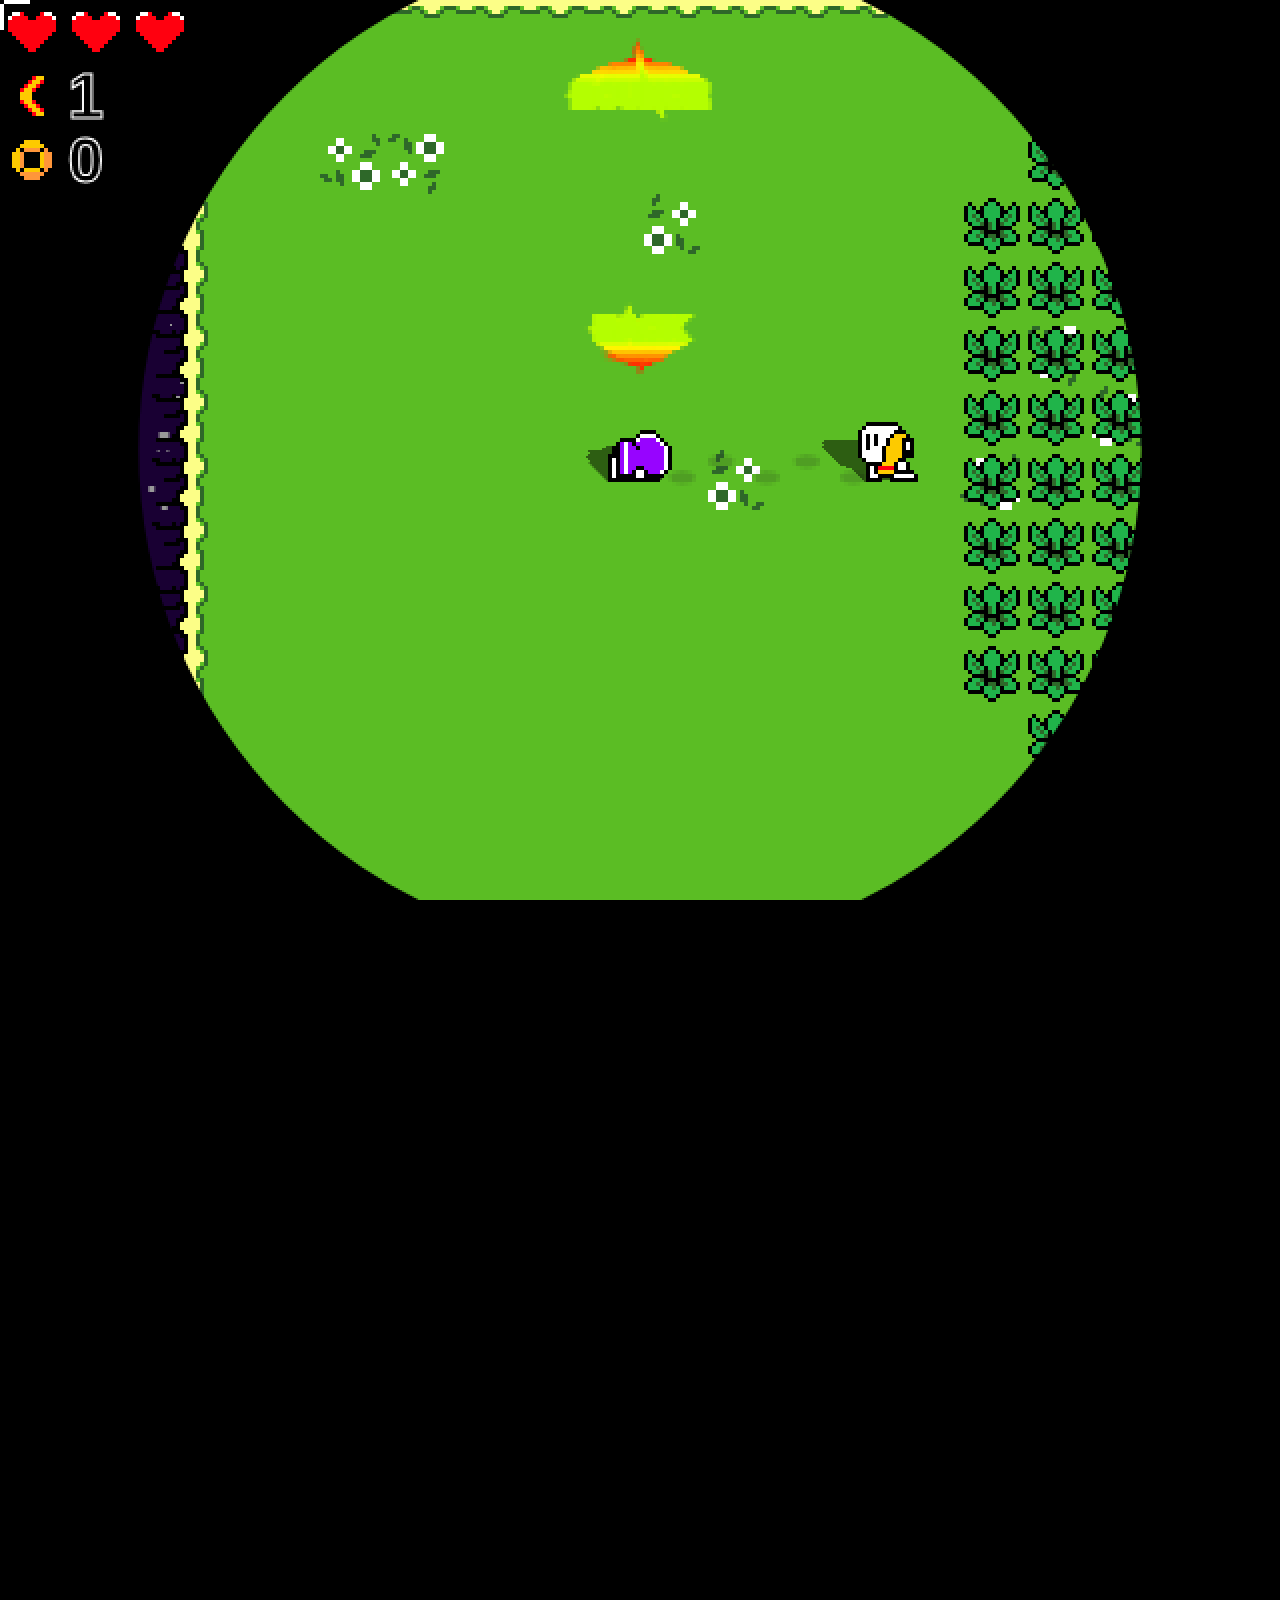
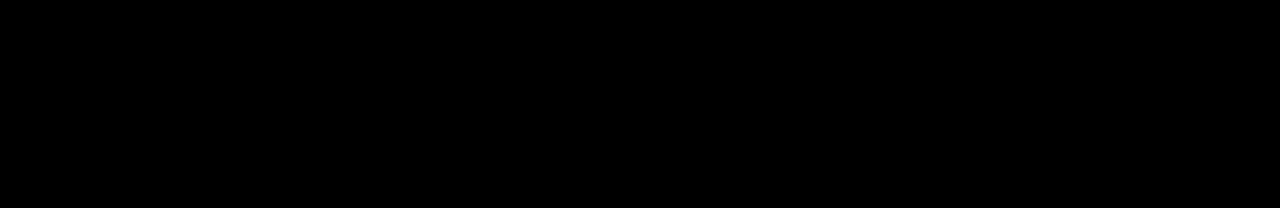
<file: gfiles/html5/bounceback/index.html>
<!doctype html>
<!--
    Bounce Back ~ A boomerang roguelike for JS13k
    Copyright (C) 2019 Frank Force

    This program is free software; you can redistribute it and/or modify
    it under the terms of the GNU General Public License as published by
    the Free Software Foundation; either version 2 of the License, or
    (at your option) any later version.

    This program is distributed in the hope that it will be useful,
    but WITHOUT ANY WARRANTY; without even the implied warranty of
    MERCHANTABILITY or FITNESS FOR A PARTICULAR PURPOSE.  See the
    GNU General Public License for more details. 
-->    
<!--
    When life gets you down, 
    it's never too late to...

    B O U N C E B A C K

    A JS13k 2019 Game
    By Frank Force

    WASD = Move
    Mouse = Aim
    Click = Throw
    Space = Dash

    Hints
    - You will keep money after you die!
    - You won't take damage while dashing.
    - There are 10 levels.
    - Sand slows down you and enemies.
    - Yellow boormang can grab pickups.
    - Blue boomerang does double damage.
    - Beat the game to unlock speed run mode.
-->

<html>
<head>
<title>Bounce Back</title>
<style>
body
{
background:#000;
overflow:hidden;
margin:0;
}
canvas
{
width:100%;
height:100%;
image-rendering:-moz-crisp-edges;
image-rendering:pixelated;
}
</style>
</head>
<body>
<canvas id=c1></canvas>
<canvas id=c2 style=visibility:hidden></canvas>
<script src='gameEngine.js'></script>
<script src='gameEngineDebug.js'></script>
<script src='game.js'></script>
</body>
</html>
</file>
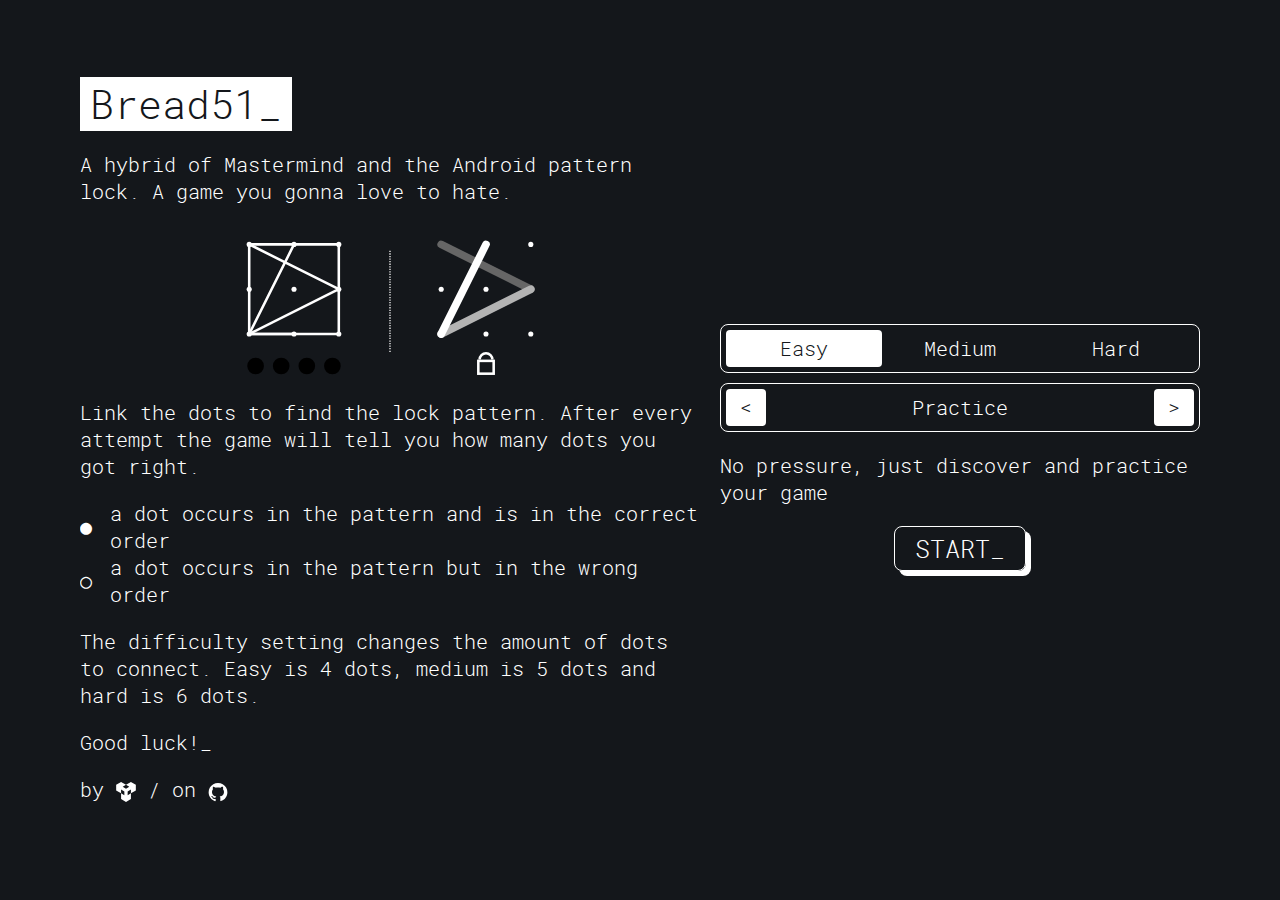
<file: gfiles/html5/breaklock/index.html>
<!doctype html>
<html>
  
<!-- Mirrored from www.phoenix-le.cf/gfiles/html5games/breaklock/ by HTTrack Website Copier/3.x [XR&CO'2014], Wed, 29 Jan 2020 01:05:01 GMT -->
<head>
    <title>BreakLock</title>
    <meta http-equiv="X-UA-Compatible" content="IE=edge">

    <link rel="shortcut icon" href="assets/favicon.ico">
    <meta name="theme-color" content="#14171b">

    <link rel="manifest" href="manifest.json">

    <!-- Add to home screen for Safari on iOS -->
    <link rel="apple-touch-icon" href="assets/icons/ios-180x180.png">
    <link rel="apple-touch-startup-image" href="assets/ios-startup/startup-640x1136.png" media="device-width: 375px">
    <link rel="apple-touch-startup-image" href="assets/ios-startup/startup-1080x1920.png" media="device-width: 414px">
    <link rel="apple-touch-startup-image" href="assets/ios-startup/startup-640x1136.png" media="(device-width: 320px) and (device-height: 568px)">
    <link rel="apple-touch-startup-image" href="assets/ios-startup/startup-640x960.png"  media="(device-width: 320px) and (device-height: 480px)">
    
    <meta name="apple-mobile-web-app-title" content="BreakLock">
    <meta name="apple-mobile-web-app-capable" content="yes">
    <meta name="apple-mobile-web-app-status-bar-style" content="black">

    <meta name="HandheldFriendly" content="True">
    <meta name="MobileOptimized" content="320">
    <meta name="viewport" content="width=device-width, initial-scale=1.0, maximum-scale=1, user-scalable=no, minimal-ui">

    <meta name="msapplication-TileImage" content="assets/icons/icon-144x144.png">
    <meta name="msapplication-TileColor" content="#14171b">

    <link rel="stylesheet" type="text/css" href="app.css">
  </head>

  <body>
    <!-- Intro -->
    <p id="app-intro" style="font-family: monospace; color: #fff;">
      $ ./breaklock start<br>
      Loading...
      <style type="text/css">
        body {
          background: #14171b;
        }
      </style>
    </p>

    <!-- Static content -->
    <div style="display: none;">
      <div id="instructions-template">
        <object class="introduction-demo" data="assets/intro.svg" type="image/svg+xml"></object>
        <p>Link the dots to find the lock pattern. After every attempt the game will tell you how many dots you got right.<p>
        <table>
          <tr>
            <td style="width:1.5em;">&#9679;</td>
            <td>a dot occurs in the pattern and is in the correct order</td>
          </tr>
          <tr>
            <td>&#9675;</td>
            <td>a dot occurs in the pattern but in the wrong order</td>
          </tr>
        </table>
        <p>The difficulty setting changes the amount of dots to connect. Easy is 4 dots, medium is 5 dots and hard is 6 dots.</p>
        <p>Good luck!_</p>
        <p class="small">by <a href="https://twitter.com/mxwllt"><svg class="icon"><use xmlns:xlink="http://www.w3.org/1999/xlink" xlink:href="#icon-maxwellito"></use></svg></a> / on <a href="https://github.com/maxwellito/breaklock"><svg class="icon"><use xmlns:xlink="http://www.w3.org/1999/xlink" xlink:href="#icon-github"></use></svg></a></p>
      </div>
    </div>

    <!-- SVG Icon definitions -->
    <svg xmlns="http://www.w3.org/2000/svg" style="display: none;">
      <symbol viewBox="0 0 128 128" id="icon-new_game">
        <path d="M111.5,120.5h-96c-4.418,0-8-3.582-8-8V16c0-3.236,1.949-6.153,4.938-7.391c2.991-1.237,6.432-0.554,8.718,1.734l48.5,48.5 c2.288,2.288,2.972,5.729,1.733,8.719S67.235,72.5,64,72.5H23.5v32h80v-80h-40c-4.418,0-8-3.582-8-8s3.582-8,8-8h48 c4.418,0,8,3.582,8,8v96C119.5,116.918,115.918,120.5,111.5,120.5z M23.5,56.5h21.187L23.5,35.313V56.5z"/>
      </symbol>
      <symbol viewBox="0 0 128 128" id="icon-back_home">
        <path d="M111.5,120.5h-96c-4.418,0-8-3.582-8-8V64c0-2.129,0.849-4.17,2.358-5.672l48.25-48C59.613,8.831,61.681,8.015,63.776,8 c2.123,0.007,4.157,0.858,5.652,2.365l47.875,48.25c1.907,1.922,2.639,4.569,2.196,7.047V112.5 C119.5,116.918,115.918,120.5,111.5,120.5z M23.5,104.5h80v-32h-40c-4.418,0-8-3.582-8-8s3.582-8,8-8h29.165L63.713,27.321 L23.5,67.326V104.5z"/>
      </symbol>
      <symbol viewBox="0 0 128 128" id="icon-continue">
        <path d="M15.5,120c-1.463,0-2.921-0.4-4.207-1.194C8.936,117.348,7.5,114.772,7.5,112V16c0-2.772,1.436-5.348,3.794-6.805 c2.359-1.458,5.304-1.591,7.784-0.35l96,48C117.788,58.2,119.5,60.97,119.5,64s-1.712,5.8-4.422,7.155l-96,48 C17.949,119.72,16.723,120,15.5,120z M23.5,28.944v70.111L93.611,64L23.5,28.944z"/>
      </symbol>
      <symbol viewBox="0 0 120 122" id="icon-maxwellito">
      	<polyline points="30,0 60,17.33 40,28.88 60,40.43 80,28.88 60,17.33 90,0 120,17.33 120,51.98 90,69.29 90,46.20 70,57.75 70,80.84 90,69.29 90,103.93 60,121.26 30,103.93 30,69.29 50,80.84 50,57.75 30,46.2 30,69.29 0,51.98 0,17.33" />
      </symbol>
      <symbol viewBox="0 0 128 128" id="icon-github">
      	<path d="M115.9,35.4c-5.3-9.2-12.6-16.5-21.8-21.8c-9.2-5.4-19.2-8-30.1-8c-10.9,0-20.9,2.7-30.1,8C24.7,18.9,17.4,26.2,12,35.4 c-5.3,9.2-8,19.3-8,30.1c0,13.1,3.8,24.9,11.4,35.3c7.7,10.4,17.5,17.7,29.6,21.7c1.4,0.3,2.5,0.1,3.1-0.5c0.7-0.6,1-1.4,1-2.4 v-4.2l-0.1-7l-1.8,0.3c-1.1,0.3-2.6,0.3-4.4,0.3c-1.7,0-3.6-0.2-5.4-0.5c-1.9-0.3-3.6-1.1-5.3-2.3c-1.6-1.2-2.7-2.8-3.4-4.8 L28,99.5c-0.5-1.2-1.3-2.5-2.5-4c-1.1-1.5-2.2-2.5-3.4-3l-0.5-0.4c-0.4-0.3-0.7-0.5-1-0.9c-0.3-0.4-0.5-0.7-0.7-1.1 c-0.1-0.4,0-0.7,0.4-0.9c0.4-0.3,1.2-0.4,2.2-0.4l1.6,0.3c1,0.2,2.3,0.8,3.8,1.8c1.6,1,2.8,2.4,3.8,4.1c1.2,2.1,2.6,3.7,4.3,4.8 c1.7,1.1,3.4,1.6,5.1,1.6c1.7,0,3.2-0.1,4.5-0.4c1.2-0.2,2.4-0.6,3.5-1.1c0.5-3.5,1.8-6.2,3.8-8c-3-0.3-5.6-0.8-8-1.4 c-2.4-0.7-4.8-1.6-7.3-3.1c-2.5-1.4-4.7-3.1-6.3-5.2c-1.6-2.1-3-4.8-4.1-8.2c-1.1-3.4-1.6-7.3-1.6-11.7c0-6.3,2.1-11.7,6.2-16.1 c-1.9-4.7-1.8-10,0.5-16c1.5-0.4,3.7-0.1,6.7,1.1c3,1.2,5.1,2.2,6.5,3c1.4,0.8,2.5,1.5,3.3,2.1c4.8-1.4,9.9-2,15-2 c5.1,0,10.1,0.7,15,2l3-1.9c2-1.3,4.4-2.5,7.2-3.5c2.7-1,4.9-1.4,6.3-0.8c2.4,5.9,2.6,11.2,0.7,15.9c4.1,4.5,6.2,9.9,6.2,16.1 c0,4.4-0.5,8.3-1.6,11.8c-1,3.4-2.4,6.1-4.1,8.2c-1.7,2-3.8,3.8-6.3,5.1c-2.6,1.5-5,2.5-7.4,3.1c-2.4,0.6-5,1.1-8,1.4 c2.7,2.4,4.1,6.1,4.1,11.1v16.5c0,0.9,0.3,1.7,1,2.4c0.7,0.6,1.6,0.8,3.1,0.5c12-4,21.9-11.2,29.6-21.7 c7.7-10.4,11.4-22.2,11.4-35.3C124,54.7,121.3,44.6,115.9,35.4L115.9,35.4z"/>
      </symbol>
      <symbol viewBox="0 0 128 128" id="icon-facebook">
        <path d="M16,16v96h51.164V74.451h-12.08v-13.99h12.08V50.144c0-11.973,7.312-18.493,17.994-18.493c5.115,0,9.514,0.381,10.795,0.552 v12.514l-7.408,0.003c-5.809,0-6.934,2.76-6.934,6.811v8.932h13.854l-1.803,13.99H81.611V112H112V16H16z"/>
      </symbol>
      <symbol viewBox="0 0 128 128" id="icon-twitter">
      	<path d="M128,24.3c-4.7,2.1-9.8,3.5-15.1,4.1c5.4-3.2,9.6-8.4,11.5-14.5c-5.1,3-10.7,5.2-16.7,6.4 C103,15.2,96.2,12,88.6,12c-14.5,0-26.3,11.8-26.3,26.3c0,2.1,0.2,4.1,0.7,6C41.2,43.2,21.9,32.7,8.9,16.8 C6.7,20.7,5.4,25.2,5.4,30c0,9.1,4.6,17.1,11.7,21.9c-4.3-0.1-8.4-1.3-11.9-3.3v0.3c0,12.7,9.1,23.3,21.1,25.7 c-2.2,0.6-4.5,0.9-6.9,0.9c-1.7,0-3.3-0.2-4.9-0.5c3.3,10.4,13,18,24.5,18.2c-9,7-20.3,11.2-32.6,11.2c-2.1,0-4.2-0.1-6.3-0.4 c11.6,7.5,25.4,11.8,40.2,11.8c48.3,0,74.7-40,74.7-74.7l-0.1-3.4C120,34.2,124.5,29.6,128,24.3z"/>
      </symbol>
    </svg>

    <noscript>
      <!--[if lte IE 6]>
        <p>
          If you read this it's probably because the world has rebooted. I don't know how but you arrived here. I'm sorry you cannot enjoy this little game but you will be able to in the not too distant future. Browsers will become incredibly better. Just before the world turns into chaos due to Nutella production shortages. Scientists will realise too late that Nutella was to humans what pollen is to bees. Don't believe the hype, the end didn't (or won't) happen because the 'left-pad' package got removed from NPM. Good luck.
        </p>
        <p>
          PS: If the world has ended, please tell thejameskyle that I loved him. Only his cat can save the world. (Shut the door)
        </p>
      <![endif]-->  
    </noscript>

    <script src="app.js"></script>
    <script type="text/javascript">

      // Set up service worker
      if ('serviceWorker' in navigator) {
        navigator.serviceWorker
          .register('service-worker.js', {scope: '.'});
      }

      // Easter Egg to get it full black
      // Awesome for OLED screens
      if (localStorage.getItem('isDeepBlack')) {
        document.body.classList.add('deepblack')
      }
    </script>
  </body>

<!-- Mirrored from www.phoenix-le.cf/gfiles/html5games/breaklock/ by HTTrack Website Copier/3.x [XR&CO'2014], Wed, 29 Jan 2020 01:05:03 GMT -->
</html>
</file>
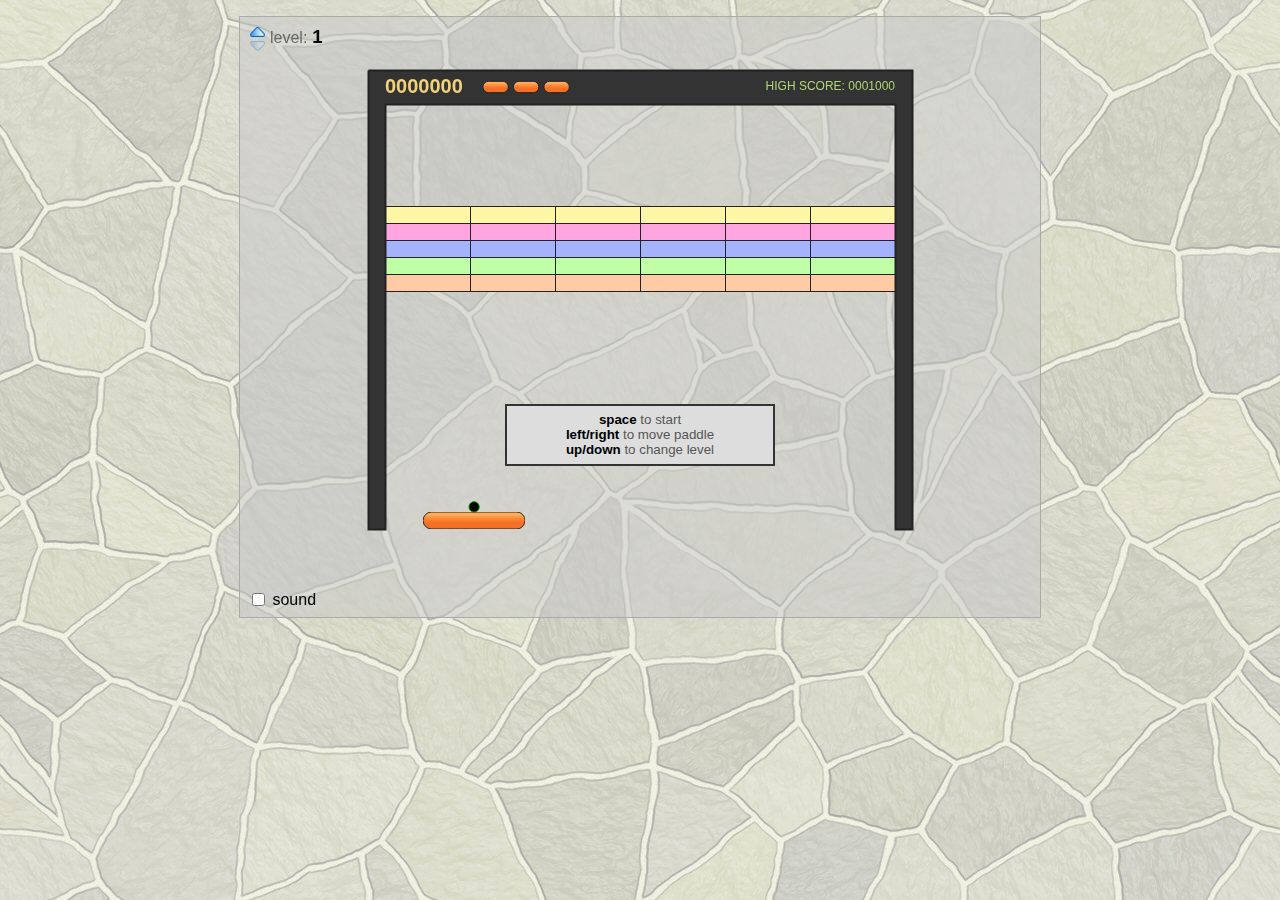
<file: gfiles/html5/breakout/index.html>
<!DOCTYPE html> 
<html>
<head>
  <title>Javascript Breakout</title>
  <meta http-equiv="Content-Type" content="text/html; charset=utf-8"/>
  <meta name="viewport" content="width=device-width", initial-scale=1.0, user-scalable="no"/>
  <link href="breakout.css" media="screen, print" rel="stylesheet" type="text/css" /> 
</head> 
 
<body> 


  <div id="breakout">
    <canvas id="canvas">
      <div class='unsupported'>
        Sorry, this example cannot be run because your browser does not support the &lt;canvas&gt; element
      </div>
    </canvas>
    <div id="levels">
      <img id="next" class="disabled" src="images/up.png"   title="next level">
      <img id="prev" class="disabled" src="images/down.png" title="previous level">
      <span id="label">level:</span><span id="level"></span>
    </div>
    <div id="controls">
      <input id='sound' type='checkbox' />
      <label for='sound'>sound</label>
    </div>
    <div id="instructions" style='display:none;'>
      <div class='keyboard'>
        <b>space</b> to start<br>
        <b>left/right</b> to move paddle<br>
        <b>up/down</b> to change level
      </div>
      <div class='touch'>
        <b>touch here</b> to start<br>
        <b>drag</b> paddle to move<br>
      </div>
    </div>
  </div>

  <script src="game.js"></script>
  <script src="breakout.js"></script>
  <script src="levels.js"></script>
  <script>
  Game.ready(function() {
    var game = Game.start('canvas', Breakout);
  });
  </script>

</body> 
</html>
</file>
<file: styles.css>
@import url('https://fonts.googleapis.com/css?family=Roboto+Mono');

:root {
  --bg: #5f4b8b;
  --fg: #ffffff;
  --secondaryFg: #b3b3b3;
  --containerBg: #272727;
  --searchBg: var(--containerBg);
  --scrollbarColor: #3f3f3f;
  --fontFamily: 'Roboto Mono', monospace;
}

body {
  background-color: var(--bg);
  margin: 0px;
}

.container {
  width: 100%;
  height: 100vh;
  display: flex;
  align-items: center;
  justify-content: center;
  flex-direction: column;
}

#clock {
  font-family: sans-serif;
  font-size: 3.5rem;
  font-weight: 600;
  font-family: var(--fontFamily);
  color: var(--fg);
  margin-bottom: 0.25em;
}

#search {
  width: 100%;
  height: 100vh;
  background-color: var(--searchBg);
  display: none;
  position: absolute;
  box-sizing: border-box;
  flex-direction: column;
  align-items: center;
  justify-content: center;
}

#search-field {
  width: 90%;
  padding: 0.75em 1em;
  box-sizing: border-box;
  background-color: var(--searchBg);
  border: solid 0px var(--searchBg);
  font-family: var(--fontFamily);
  font-size: 4rem;
  color: var(--fg);
  outline: none;
  border-radius: 3px;
  margin-bottom: 1em;
  text-align: center;
}

.weather-container {
  width: 30%;
  background-color: var(--containerBg);
  padding: 1em;
  border-radius: 3px;
  font-family: var(--fontFamily);
  color: var(--fg);
  text-align: center;
}
.inline {
  display: inline-block;
}

#bookmark-container {
  display: flex;
  flex-direction: row;
  justify-content: center;
  width: 50%;
  margin: 1em 0em;
}

@media only screen and (max-width: 960px) {
  .container {
    height: auto;
  }
  #clock {
    margin-top: 1em;
  }
  .container > .bookmark-container {
    flex-direction: column;
    width: 60%;
  }
  .bookmark-container > .bookmark-set {
    width: auto;
    margin: 1em 0em;
  }
}

.bookmark-set {
  padding: 1em;
  background-color: var(--containerBg);
  border-radius: 3px;
  font-family: var(--fontFamily);
  font-size: 0.85rem;
  width: 25%;
  height: 12em;
  margin: 0em 0.5em;
  box-sizing: border-box;
}

.bookmark-inner-container {
  overflow-y: scroll;
  height: 80%;
  vertical-align: top;
  padding-right: 6px;
  box-sizing: border-box;

  scrollbar-width: thin;
  scrollbar-color: var(--scrollbarColor) #ffffff00;
}

.bookmark-inner-container::-webkit-scrollbar {
  width: 6px;
}
.bookmark-inner-container::-webkit-scrollbar-track {
  background: #ffffff00;
}
.bookmark-inner-container::-webkit-scrollbar-thumb {
  background-color: var(--scrollbarColor);
  border-radius: 6px;
  border: 3px solid #ffffff00;
}

.bookmark-title {
  font-size: 1.1rem;
  font-weight: 600;
  color: var(--fg);
  margin: 0em 0em 0.35em 0em;
}
.bookmark {
  text-decoration: none;
  color: var(--secondaryFg);
  display: block;
  margin: 0.5em 0em;
}
.bookmark:hover {
  color: var(--fg);
}

.bookmarkb {
  text-decoration: none;
  color: var(--secondaryFg);
  display: block;
  margin: 0.5em 0em;
}
</file>
<file: ovo/hmmg_layoutTransition.css>
#c2canvasdiv.prepared
{
	position:absolute !important;
	margin:0px !important;
	z-index:49;
}

#fakeBody
{
	position:absolute;
	z-index:999999999;	
	overflow:hidden !important;
}

 
#fakeBody #fakeCanvas
{
	position:absolute;
	top:0px;
	z-index:50;
	overflow:hidden !important;
	height:100%;
	width:100%;
}


#fakeCanvas div
{
	position:absolute;
	width:100%;
	height:100%;
	top:0px;
	left:0px;
}
#fakeCanvas div.darker
{
    -webkit-transition: background-color 100ms linear ;
    -moz-transition: background-color 100ms linear ;
    -o-transition: background-color 100ms linear ;
    -ms-transition: background-color 100ms linear ;
    transition: background-color 100ms linear ;
	background-color:rgba(0,0,0,0.3);
}

#c2canvasdiv.animated
{
	z-index:51;
}
#fakeCanvas.animated
{
	z-index:49;
}

.hidden
{
	display:none;
}
</file>
<file: gfiles/html5/2048/style/main.css>
@import url(fonts/clear-sans.css);
html, body {
  margin: 0;
  padding: 0;
  background: #faf8ef;
  color: #776e65;
  font-family: "Clear Sans", "Helvetica Neue", Arial, sans-serif;
  font-size: 18px; }

body {
  margin: 80px 0; }

.heading:after {
  content: "";
  display: block;
  clear: both; }

h1.title {
  font-size: 80px;
  font-weight: bold;
  margin: 0;
  display: block;
  float: left; }

@-webkit-keyframes move-up {
  0% {
    top: 25px;
    opacity: 1; }

  100% {
    top: -50px;
    opacity: 0; } }
@-moz-keyframes move-up {
  0% {
    top: 25px;
    opacity: 1; }

  100% {
    top: -50px;
    opacity: 0; } }
@keyframes move-up {
  0% {
    top: 25px;
    opacity: 1; }

  100% {
    top: -50px;
    opacity: 0; } }
.scores-container {
  float: right;
  text-align: right; }

.score-container, .best-container {
  position: relative;
  display: inline-block;
  background: #bbada0;
  padding: 15px 25px;
  font-size: 25px;
  height: 25px;
  line-height: 47px;
  font-weight: bold;
  border-radius: 3px;
  color: white;
  margin-top: 8px;
  text-align: center; }
  .score-container:after, .best-container:after {
    position: absolute;
    width: 100%;
    top: 10px;
    left: 0;
    text-transform: uppercase;
    font-size: 13px;
    line-height: 13px;
    text-align: center;
    color: #eee4da; }
  .score-container .score-addition, .best-container .score-addition {
    position: absolute;
    right: 30px;
    color: red;
    font-size: 25px;
    line-height: 25px;
    font-weight: bold;
    color: rgba(119, 110, 101, 0.9);
    z-index: 100;
    -webkit-animation: move-up 600ms ease-in;
    -moz-animation: move-up 600ms ease-in;
    animation: move-up 600ms ease-in;
    -webkit-animation-fill-mode: both;
    -moz-animation-fill-mode: both;
    animation-fill-mode: both; }

.score-container:after {
  content: "Score"; }

.best-container:after {
  content: "Best"; }

p {
  margin-top: 0;
  margin-bottom: 10px;
  line-height: 1.65; }

a {
  color: #776e65;
  font-weight: bold;
  text-decoration: underline;
  cursor: pointer; }

strong.important {
  text-transform: uppercase; }

hr {
  border: none;
  border-bottom: 1px solid #d8d4d0;
  margin-top: 20px;
  margin-bottom: 30px; }

.container {
  width: 500px;
  margin: 0 auto; }

@-webkit-keyframes fade-in {
  0% {
    opacity: 0; }

  100% {
    opacity: 1; } }
@-moz-keyframes fade-in {
  0% {
    opacity: 0; }

  100% {
    opacity: 1; } }
@keyframes fade-in {
  0% {
    opacity: 0; }

  100% {
    opacity: 1; } }
.game-container {
  margin-top: 40px;
  position: relative;
  padding: 15px;
  cursor: default;
  -webkit-touch-callout: none;
  -ms-touch-callout: none;
  -webkit-user-select: none;
  -moz-user-select: none;
  -ms-user-select: none;
  -ms-touch-action: none;
  touch-action: none;
  background: #bbada0;
  border-radius: 6px;
  width: 500px;
  height: 500px;
  -webkit-box-sizing: border-box;
  -moz-box-sizing: border-box;
  box-sizing: border-box; }
  .game-container .game-message {
    display: none;
    position: absolute;
    top: 0;
    right: 0;
    bottom: 0;
    left: 0;
    background: rgba(238, 228, 218, 0.5);
    z-index: 100;
    text-align: center;
    -webkit-animation: fade-in 800ms ease 1200ms;
    -moz-animation: fade-in 800ms ease 1200ms;
    animation: fade-in 800ms ease 1200ms;
    -webkit-animation-fill-mode: both;
    -moz-animation-fill-mode: both;
    animation-fill-mode: both; }
    .game-container .game-message p {
      font-size: 60px;
      font-weight: bold;
      height: 60px;
      line-height: 60px;
      margin-top: 222px; }
    .game-container .game-message .lower {
      display: block;
      margin-top: 59px; }
    .game-container .game-message a {
      display: inline-block;
      background: #8f7a66;
      border-radius: 3px;
      padding: 0 20px;
      text-decoration: none;
      color: #f9f6f2;
      height: 40px;
      line-height: 42px;
      margin-left: 9px; }
      .game-container .game-message a.keep-playing-button {
        display: none; }
    .game-container .game-message.game-won {
      background: rgba(237, 194, 46, 0.5);
      color: #f9f6f2; }
      .game-container .game-message.game-won a.keep-playing-button {
        display: inline-block; }
    .game-container .game-message.game-won, .game-container .game-message.game-over {
      display: block; }

.grid-container {
  position: absolute;
  z-index: 1; }

.grid-row {
  margin-bottom: 15px; }
  .grid-row:last-child {
    margin-bottom: 0; }
  .grid-row:after {
    content: "";
    display: block;
    clear: both; }

.grid-cell {
  width: 106.25px;
  height: 106.25px;
  margin-right: 15px;
  float: left;
  border-radius: 3px;
  background: rgba(238, 228, 218, 0.35); }
  .grid-cell:last-child {
    margin-right: 0; }

.tile-container {
  position: absolute;
  z-index: 2; }

.tile, .tile .tile-inner {
  width: 107px;
  height: 107px;
  line-height: 107px; }
.tile.tile-position-1-1 {
  -webkit-transform: translate(0px, 0px);
  -moz-transform: translate(0px, 0px);
  -ms-transform: translate(0px, 0px);
  transform: translate(0px, 0px); }
.tile.tile-position-1-2 {
  -webkit-transform: translate(0px, 121px);
  -moz-transform: translate(0px, 121px);
  -ms-transform: translate(0px, 121px);
  transform: translate(0px, 121px); }
.tile.tile-position-1-3 {
  -webkit-transform: translate(0px, 242px);
  -moz-transform: translate(0px, 242px);
  -ms-transform: translate(0px, 242px);
  transform: translate(0px, 242px); }
.tile.tile-position-1-4 {
  -webkit-transform: translate(0px, 363px);
  -moz-transform: translate(0px, 363px);
  -ms-transform: translate(0px, 363px);
  transform: translate(0px, 363px); }
.tile.tile-position-2-1 {
  -webkit-transform: translate(121px, 0px);
  -moz-transform: translate(121px, 0px);
  -ms-transform: translate(121px, 0px);
  transform: translate(121px, 0px); }
.tile.tile-position-2-2 {
  -webkit-transform: translate(121px, 121px);
  -moz-transform: translate(121px, 121px);
  -ms-transform: translate(121px, 121px);
  transform: translate(121px, 121px); }
.tile.tile-position-2-3 {
  -webkit-transform: translate(121px, 242px);
  -moz-transform: translate(121px, 242px);
  -ms-transform: translate(121px, 242px);
  transform: translate(121px, 242px); }
.tile.tile-position-2-4 {
  -webkit-transform: translate(121px, 363px);
  -moz-transform: translate(121px, 363px);
  -ms-transform: translate(121px, 363px);
  transform: translate(121px, 363px); }
.tile.tile-position-3-1 {
  -webkit-transform: translate(242px, 0px);
  -moz-transform: translate(242px, 0px);
  -ms-transform: translate(242px, 0px);
  transform: translate(242px, 0px); }
.tile.tile-position-3-2 {
  -webkit-transform: translate(242px, 121px);
  -moz-transform: translate(242px, 121px);
  -ms-transform: translate(242px, 121px);
  transform: translate(242px, 121px); }
.tile.tile-position-3-3 {
  -webkit-transform: translate(242px, 242px);
  -moz-transform: translate(242px, 242px);
  -ms-transform: translate(242px, 242px);
  transform: translate(242px, 242px); }
.tile.tile-position-3-4 {
  -webkit-transform: translate(242px, 363px);
  -moz-transform: translate(242px, 363px);
  -ms-transform: translate(242px, 363px);
  transform: translate(242px, 363px); }
.tile.tile-position-4-1 {
  -webkit-transform: translate(363px, 0px);
  -moz-transform: translate(363px, 0px);
  -ms-transform: translate(363px, 0px);
  transform: translate(363px, 0px); }
.tile.tile-position-4-2 {
  -webkit-transform: translate(363px, 121px);
  -moz-transform: translate(363px, 121px);
  -ms-transform: translate(363px, 121px);
  transform: translate(363px, 121px); }
.tile.tile-position-4-3 {
  -webkit-transform: translate(363px, 242px);
  -moz-transform: translate(363px, 242px);
  -ms-transform: translate(363px, 242px);
  transform: translate(363px, 242px); }
.tile.tile-position-4-4 {
  -webkit-transform: translate(363px, 363px);
  -moz-transform: translate(363px, 363px);
  -ms-transform: translate(363px, 363px);
  transform: translate(363px, 363px); }

.tile {
  position: absolute;
  -webkit-transition: 100ms ease-in-out;
  -moz-transition: 100ms ease-in-out;
  transition: 100ms ease-in-out;
  -webkit-transition-property: -webkit-transform;
  -moz-transition-property: -moz-transform;
  transition-property: transform; }
  .tile .tile-inner {
    border-radius: 3px;
    background: #eee4da;
    text-align: center;
    font-weight: bold;
    z-index: 10;
    font-size: 55px; }
  .tile.tile-2 .tile-inner {
    background: #eee4da;
    box-shadow: 0 0 30px 10px rgba(243, 215, 116, 0), inset 0 0 0 1px rgba(255, 255, 255, 0); }
  .tile.tile-4 .tile-inner {
    background: #ede0c8;
    box-shadow: 0 0 30px 10px rgba(243, 215, 116, 0), inset 0 0 0 1px rgba(255, 255, 255, 0); }
  .tile.tile-8 .tile-inner {
    color: #f9f6f2;
    background: #f2b179; }
  .tile.tile-16 .tile-inner {
    color: #f9f6f2;
    background: #f59563; }
  .tile.tile-32 .tile-inner {
    color: #f9f6f2;
    background: #f67c5f; }
  .tile.tile-64 .tile-inner {
    color: #f9f6f2;
    background: #f65e3b; }
  .tile.tile-128 .tile-inner {
    color: #f9f6f2;
    background: #edcf72;
    box-shadow: 0 0 30px 10px rgba(243, 215, 116, 0.2381), inset 0 0 0 1px rgba(255, 255, 255, 0.14286);
    font-size: 45px; }
    @media screen and (max-width: 520px) {
      .tile.tile-128 .tile-inner {
        font-size: 25px; } }
  .tile.tile-256 .tile-inner {
    color: #f9f6f2;
    background: #edcc61;
    box-shadow: 0 0 30px 10px rgba(243, 215, 116, 0.31746), inset 0 0 0 1px rgba(255, 255, 255, 0.19048);
    font-size: 45px; }
    @media screen and (max-width: 520px) {
      .tile.tile-256 .tile-inner {
        font-size: 25px; } }
  .tile.tile-512 .tile-inner {
    color: #f9f6f2;
    background: #edc850;
    box-shadow: 0 0 30px 10px rgba(243, 215, 116, 0.39683), inset 0 0 0 1px rgba(255, 255, 255, 0.2381);
    font-size: 45px; }
    @media screen and (max-width: 520px) {
      .tile.tile-512 .tile-inner {
        font-size: 25px; } }
  .tile.tile-1024 .tile-inner {
    color: #f9f6f2;
    background: #edc53f;
    box-shadow: 0 0 30px 10px rgba(243, 215, 116, 0.47619), inset 0 0 0 1px rgba(255, 255, 255, 0.28571);
    font-size: 35px; }
    @media screen and (max-width: 520px) {
      .tile.tile-1024 .tile-inner {
        font-size: 15px; } }
  .tile.tile-2048 .tile-inner {
    color: #f9f6f2;
    background: #edc22e;
    box-shadow: 0 0 30px 10px rgba(243, 215, 116, 0.55556), inset 0 0 0 1px rgba(255, 255, 255, 0.33333);
    font-size: 35px; }
    @media screen and (max-width: 520px) {
      .tile.tile-2048 .tile-inner {
        font-size: 15px; } }
  .tile.tile-super .tile-inner {
    color: #f9f6f2;
    background: #3c3a32;
    font-size: 30px; }
    @media screen and (max-width: 520px) {
      .tile.tile-super .tile-inner {
        font-size: 10px; } }

@-webkit-keyframes appear {
  0% {
    opacity: 0;
    -webkit-transform: scale(0);
    -moz-transform: scale(0);
    -ms-transform: scale(0);
    transform: scale(0); }

  100% {
    opacity: 1;
    -webkit-transform: scale(1);
    -moz-transform: scale(1);
    -ms-transform: scale(1);
    transform: scale(1); } }
@-moz-keyframes appear {
  0% {
    opacity: 0;
    -webkit-transform: scale(0);
    -moz-transform: scale(0);
    -ms-transform: scale(0);
    transform: scale(0); }

  100% {
    opacity: 1;
    -webkit-transform: scale(1);
    -moz-transform: scale(1);
    -ms-transform: scale(1);
    transform: scale(1); } }
@keyframes appear {
  0% {
    opacity: 0;
    -webkit-transform: scale(0);
    -moz-transform: scale(0);
    -ms-transform: scale(0);
    transform: scale(0); }

  100% {
    opacity: 1;
    -webkit-transform: scale(1);
    -moz-transform: scale(1);
    -ms-transform: scale(1);
    transform: scale(1); } }
.tile-new .tile-inner {
  -webkit-animation: appear 200ms ease 100ms;
  -moz-animation: appear 200ms ease 100ms;
  animation: appear 200ms ease 100ms;
  -webkit-animation-fill-mode: backwards;
  -moz-animation-fill-mode: backwards;
  animation-fill-mode: backwards; }

@-webkit-keyframes pop {
  0% {
    -webkit-transform: scale(0);
    -moz-transform: scale(0);
    -ms-transform: scale(0);
    transform: scale(0); }

  50% {
    -webkit-transform: scale(1.2);
    -moz-transform: scale(1.2);
    -ms-transform: scale(1.2);
    transform: scale(1.2); }

  100% {
    -webkit-transform: scale(1);
    -moz-transform: scale(1);
    -ms-transform: scale(1);
    transform: scale(1); } }
@-moz-keyframes pop {
  0% {
    -webkit-transform: scale(0);
    -moz-transform: scale(0);
    -ms-transform: scale(0);
    transform: scale(0); }

  50% {
    -webkit-transform: scale(1.2);
    -moz-transform: scale(1.2);
    -ms-transform: scale(1.2);
    transform: scale(1.2); }

  100% {
    -webkit-transform: scale(1);
    -moz-transform: scale(1);
    -ms-transform: scale(1);
    transform: scale(1); } }
@keyframes pop {
  0% {
    -webkit-transform: scale(0);
    -moz-transform: scale(0);
    -ms-transform: scale(0);
    transform: scale(0); }

  50% {
    -webkit-transform: scale(1.2);
    -moz-transform: scale(1.2);
    -ms-transform: scale(1.2);
    transform: scale(1.2); }

  100% {
    -webkit-transform: scale(1);
    -moz-transform: scale(1);
    -ms-transform: scale(1);
    transform: scale(1); } }
.tile-merged .tile-inner {
  z-index: 20;
  -webkit-animation: pop 200ms ease 100ms;
  -moz-animation: pop 200ms ease 100ms;
  animation: pop 200ms ease 100ms;
  -webkit-animation-fill-mode: backwards;
  -moz-animation-fill-mode: backwards;
  animation-fill-mode: backwards; }

.above-game:after {
  content: "";
  display: block;
  clear: both; }

.game-intro {
  float: left;
  line-height: 42px;
  margin-bottom: 0; }

.restart-button {
  display: inline-block;
  background: #8f7a66;
  border-radius: 3px;
  padding: 0 20px;
  text-decoration: none;
  color: #f9f6f2;
  height: 40px;
  line-height: 42px;
  display: block;
  text-align: center;
  float: right; }

.game-explanation {
  margin-top: 50px; }

@media screen and (max-width: 520px) {
  html, body {
    font-size: 15px; }

  body {
    margin: 20px 0;
    padding: 0 20px; }

  h1.title {
    font-size: 27px;
    margin-top: 15px; }

  .container {
    width: 280px;
    margin: 0 auto; }

  .score-container, .best-container {
    margin-top: 0;
    padding: 15px 10px;
    min-width: 40px; }

  .heading {
    margin-bottom: 10px; }

  .game-intro {
    width: 55%;
    display: block;
    box-sizing: border-box;
    line-height: 1.65; }

  .restart-button {
    width: 42%;
    padding: 0;
    display: block;
    box-sizing: border-box;
    margin-top: 2px; }

  .game-container {
    margin-top: 17px;
    position: relative;
    padding: 10px;
    cursor: default;
    -webkit-touch-callout: none;
    -ms-touch-callout: none;
    -webkit-user-select: none;
    -moz-user-select: none;
    -ms-user-select: none;
    -ms-touch-action: none;
    touch-action: none;
    background: #bbada0;
    border-radius: 6px;
    width: 280px;
    height: 280px;
    -webkit-box-sizing: border-box;
    -moz-box-sizing: border-box;
    box-sizing: border-box; }
    .game-container .game-message {
      display: none;
      position: absolute;
      top: 0;
      right: 0;
      bottom: 0;
      left: 0;
      background: rgba(238, 228, 218, 0.5);
      z-index: 100;
      text-align: center;
      -webkit-animation: fade-in 800ms ease 1200ms;
      -moz-animation: fade-in 800ms ease 1200ms;
      animation: fade-in 800ms ease 1200ms;
      -webkit-animation-fill-mode: both;
      -moz-animation-fill-mode: both;
      animation-fill-mode: both; }
      .game-container .game-message p {
        font-size: 60px;
        font-weight: bold;
        height: 60px;
        line-height: 60px;
        margin-top: 222px; }
      .game-container .game-message .lower {
        display: block;
        margin-top: 59px; }
      .game-container .game-message a {
        display: inline-block;
        background: #8f7a66;
        border-radius: 3px;
        padding: 0 20px;
        text-decoration: none;
        color: #f9f6f2;
        height: 40px;
        line-height: 42px;
        margin-left: 9px; }
        .game-container .game-message a.keep-playing-button {
          display: none; }
      .game-container .game-message.game-won {
        background: rgba(237, 194, 46, 0.5);
        color: #f9f6f2; }
        .game-container .game-message.game-won a.keep-playing-button {
          display: inline-block; }
      .game-container .game-message.game-won, .game-container .game-message.game-over {
        display: block; }

  .grid-container {
    position: absolute;
    z-index: 1; }

  .grid-row {
    margin-bottom: 10px; }
    .grid-row:last-child {
      margin-bottom: 0; }
    .grid-row:after {
      content: "";
      display: block;
      clear: both; }

  .grid-cell {
    width: 57.5px;
    height: 57.5px;
    margin-right: 10px;
    float: left;
    border-radius: 3px;
    background: rgba(238, 228, 218, 0.35); }
    .grid-cell:last-child {
      margin-right: 0; }

  .tile-container {
    position: absolute;
    z-index: 2; }

  .tile, .tile .tile-inner {
    width: 58px;
    height: 58px;
    line-height: 58px; }
  .tile.tile-position-1-1 {
    -webkit-transform: translate(0px, 0px);
    -moz-transform: translate(0px, 0px);
    -ms-transform: translate(0px, 0px);
    transform: translate(0px, 0px); }
  .tile.tile-position-1-2 {
    -webkit-transform: translate(0px, 67px);
    -moz-transform: translate(0px, 67px);
    -ms-transform: translate(0px, 67px);
    transform: translate(0px, 67px); }
  .tile.tile-position-1-3 {
    -webkit-transform: translate(0px, 135px);
    -moz-transform: translate(0px, 135px);
    -ms-transform: translate(0px, 135px);
    transform: translate(0px, 135px); }
  .tile.tile-position-1-4 {
    -webkit-transform: translate(0px, 202px);
    -moz-transform: translate(0px, 202px);
    -ms-transform: translate(0px, 202px);
    transform: translate(0px, 202px); }
  .tile.tile-position-2-1 {
    -webkit-transform: translate(67px, 0px);
    -moz-transform: translate(67px, 0px);
    -ms-transform: translate(67px, 0px);
    transform: translate(67px, 0px); }
  .tile.tile-position-2-2 {
    -webkit-transform: translate(67px, 67px);
    -moz-transform: translate(67px, 67px);
    -ms-transform: translate(67px, 67px);
    transform: translate(67px, 67px); }
  .tile.tile-position-2-3 {
    -webkit-transform: translate(67px, 135px);
    -moz-transform: translate(67px, 135px);
    -ms-transform: translate(67px, 135px);
    transform: translate(67px, 135px); }
  .tile.tile-position-2-4 {
    -webkit-transform: translate(67px, 202px);
    -moz-transform: translate(67px, 202px);
    -ms-transform: translate(67px, 202px);
    transform: translate(67px, 202px); }
  .tile.tile-position-3-1 {
    -webkit-transform: translate(135px, 0px);
    -moz-transform: translate(135px, 0px);
    -ms-transform: translate(135px, 0px);
    transform: translate(135px, 0px); }
  .tile.tile-position-3-2 {
    -webkit-transform: translate(135px, 67px);
    -moz-transform: translate(135px, 67px);
    -ms-transform: translate(135px, 67px);
    transform: translate(135px, 67px); }
  .tile.tile-position-3-3 {
    -webkit-transform: translate(135px, 135px);
    -moz-transform: translate(135px, 135px);
    -ms-transform: translate(135px, 135px);
    transform: translate(135px, 135px); }
  .tile.tile-position-3-4 {
    -webkit-transform: translate(135px, 202px);
    -moz-transform: translate(135px, 202px);
    -ms-transform: translate(135px, 202px);
    transform: translate(135px, 202px); }
  .tile.tile-position-4-1 {
    -webkit-transform: translate(202px, 0px);
    -moz-transform: translate(202px, 0px);
    -ms-transform: translate(202px, 0px);
    transform: translate(202px, 0px); }
  .tile.tile-position-4-2 {
    -webkit-transform: translate(202px, 67px);
    -moz-transform: translate(202px, 67px);
    -ms-transform: translate(202px, 67px);
    transform: translate(202px, 67px); }
  .tile.tile-position-4-3 {
    -webkit-transform: translate(202px, 135px);
    -moz-transform: translate(202px, 135px);
    -ms-transform: translate(202px, 135px);
    transform: translate(202px, 135px); }
  .tile.tile-position-4-4 {
    -webkit-transform: translate(202px, 202px);
    -moz-transform: translate(202px, 202px);
    -ms-transform: translate(202px, 202px);
    transform: translate(202px, 202px); }

  .tile .tile-inner {
    font-size: 35px; }

  .game-message p {
    font-size: 30px !important;
    height: 30px !important;
    line-height: 30px !important;
    margin-top: 90px !important; }
  .game-message .lower {
    margin-top: 30px !important; } }
</file>
<file: gfiles/html5/breaklock/app.css>
.countdown-container{float:right;width:10rem;height:1rem;margin:.25rem 0 .25rem .5rem;border:1px solid currentColor;border-radius:.25rem;box-sizing:border-box;color:inherit}.alert{color:red;animation:blink 1s infinite;-webkit-animation:blink 1s infinite}.countdown-content{display:block;height:100%;width:0;color:inherit;background-color:currentColor}.status-bar{height:1.5rem;padding-bottom:.25rem;border-bottom:1px dotted #fff}.status-bar:after{content:"";clear:both}.status-bar-cancel{height:100%;font-size:1rem}.status-bar-cancel:before{content:"\AB";margin-right:.25em}.status-bar-info{float:right}.history{height:7rem;overflow-x:scroll;font-size:0;line-height:0;white-space:nowrap;-webkit-backface-visibility:hidden;backface-visibility:hidden}.history-container{display:table-cell;vertical-align:top}.history-container:empty{display:block}.history-container:empty:after{content:attr(data-helper);display:block;line-height:6;font-size:1rem;text-align:center}.history-start-helper{display:none}.history svg{width:4.16667rem;height:5rem;display:inline-block;margin:1rem 0;transform:translateZ(0);animation:expand .25s,fadein .5s linear;-webkit-transform:translateZ(0);-webkit-animation:expand .25s,fadein .5s linear}.history svg.success{border:.125rem solid currentColor;border-radius:.25rem;padding:.375rem .25rem;margin-top:.5rem;margin-bottom:.5rem}.history svg+svg{margin-left:1rem}@keyframes fadein{0%{opacity:0}50%{opacity:0}to{opacity:1}}@-webkit-keyframes fadein{0%{opacity:0}50%{opacity:0}to{opacity:1}}@keyframes expand{0%{width:0;padding:0}}@-webkit-keyframes expand{0%{width:0;padding:0}}@media (min-width:1024px),(orientation:landscape){.history{height:auto;border-bottom:none}.history-container{display:block}.history svg{float:left;margin-right:1rem}.history svg+svg{margin-left:0}}.lock{display:block;width:320px;max-width:90%;margin:auto}.lock-flashdots circle{visibility:hidden;opacity:1}.lock-flashdots circle.active{visibility:visible;opacity:0;transition:visibility 0s,opacity .3s}.summary{position:fixed;top:0;bottom:auto;left:0;right:0;height:0;overflow:hidden;background:#14171b;visibility:hidden;transition:visibility 0s linear .5s,height .5s ease;-webkit-transition:visibility 0s linear .5s,height .5s ease}body.deepblack .summary{background-color:#000}.summary.active{visibility:visible;height:100%;transition:visibility 0s,height .5s ease .5s;-webkit-transition:visibility 0s,height .5s ease .5s}.summary.view{padding:0}.summary.view .view-bloc{padding:2rem}.summary-title{margin:0}.summary-title.success{color:#fff;background-color:#169}.summary-title.fail{color:#fff;background-color:red}.summary-action-button>*{vertical-align:middle;margin-right:.5em}.summary-action-button{display:block;font-size:1.5rem}.summary-share{font-size:2rem;line-height:0}.summary-share-link{display:inline-block;margin-right:.375em}@media (min-width:1024px),(orientation:landscape){.summary{align-items:center}}@media (max-width:1023px){.history-wrap{border-bottom:1px dotted #fff}.history-wrap .history{margin:0 -2rem}.history-wrap .history-container{padding:0 2rem}}@media (min-width:1024px),(orientation:landscape){.game-layout-lock{align-self:center}}.extender-button{display:block;width:100%;padding:.25em;text-align:center;background:hsla(0,0%,100%,.125);border-bottom:1px dotted #fff}.extender-button:after{content:"\25BD";margin-left:.5em}.extender.active .extender-button:after{content:"\25B3"}.extender-content{display:none}.extender.active .extender-content{display:inherit}@media (min-width:1024px),(orientation:landscape){.extender.small-only .extender-button{display:none}.extender.small-only .extender-content{display:inherit}}.selectbox-item{cursor:pointer;-webkit-user-select:none;-moz-user-select:none;-ms-user-select:none;-o-user-select:none;user-select:none}.selectbox{border:1px solid #fff;margin-bottom:.5rem;border-radius:.4rem;padding:.25rem}.selectbox-item{padding:.25rem;text-align:center;display:inline-block;box-sizing:border-box}.selectbox-item.active{background:#fff;color:#14171b;border-radius:.2rem}.selectbox-1 .selectbox-item{width:100%}.selectbox-2 .selectbox-item{width:50%}.selectbox-3 .selectbox-item{width:33.33%}.selectbox-4 .selectbox-item{width:25%}.selectbox-5 .selectbox-item{width:20%}.selector-left,.selector-right{width:2rem}.selector-left{float:left}.selector-right{float:right}.selector-label{margin:0 auto;display:block}.menu-title{margin:0}.menu-layout-instructions{-webkit-flex:1 0 auto}.menu-layout-form{max-width:480px}.introduction-demo{display:block;width:100%;max-width:320px;margin:1rem auto}@media (min-width:1024px),(orientation:landscape){.menu-layout{align-items:center}}button{cursor:pointer;-webkit-user-select:none;-moz-user-select:none;-ms-user-select:none;-o-user-select:none;user-select:none}@font-face{font-family:Roboto Mono;font-weight:300;src:url("assets/fonts/robotomono-light-webfont.woff2") format("woff2"),url("assets/fonts/robotomono-light-webfont.woff") format("woff"),url("assets/fonts/robotomono-light-webfont.ttf") format("truetype")}*{font-family:Roboto Mono,Menlo,Consolas,Andale Mono,monospace;font-weight:300;-webkit-font-smoothing:antialiased;-moz-osx-font-smoothing:grayscale}body,html{height:100%}body{position:relative;margin:0 auto;padding:2rem;max-width:1200px;box-sizing:border-box;background:#14171b;color:#fff;overscroll-behavior-y:none}body.deepblack{background-color:#000}a{color:inherit}button{background:none;color:#fff;line-height:inherit;font-size:inherit;border:none;padding:0}button,h1,h2,h3,h4,h5,h6{font-weight:300}caption,table,tbody,td,tfoot,th,thead,tr{margin:0;padding:0;border:0;font-size:100%;font:inherit;vertical-align:middle}table{border-collapse:collapse;border-spacing:0}.icon{width:1em;height:1em;vertical-align:middle}.icon *{fill:currentColor}::-webkit-scrollbar{display:none}:focus{outline:none}.bloc{border-top:1px dotted currentColor;padding:.75rem 0}.action-btn{display:block;text-align:center;margin:0 auto .25rem;font-size:1.25rem;border:1px solid #fff;padding:.25rem 1rem;box-shadow:.25rem .25rem 0 0 #fff;border-radius:.4rem}.highlight{display:inline-block;padding:0 .5rem;color:#14171b;background-color:#fff}.highlight:after{content:"_";animation:blink 1.2s infinite;-webkit-animation:blink 1.2s infinite}.hide{display:none}.unselectable{-webkit-touch-callout:none;-webkit-user-select:none;-khtml-user-select:none;-moz-user-select:none;-ms-user-select:none;user-select:none}.view{display:flex;flex-direction:column;justify-content:space-between;position:absolute;top:0;bottom:0;left:0;right:0;padding:2rem;overflow:scroll}.view-bloc{flex-grow:1}@media (min-width:1024px),(orientation:landscape){.view{flex-direction:row}.view-bloc{flex-basis:50%;max-height:100%;overflow-y:scroll}.view-bloc+.view-bloc{margin-left:1rem}}@media (max-width:320px){html{font-size:14px}}@media (min-width:1024px){html{font-size:20px}}@keyframes blink{0%{opacity:1}50%{opacity:1}50.01%{opacity:0}to{opacity:0}}@-webkit-keyframes blink{0%{opacity:1}50%{opacity:1}50.01%{opacity:0}to{opacity:0}}
</file>
<file: gfiles/html5/breakout/breakout.css>
/*******************************/
/* global document body styles */
/*******************************/

body {
        font: 12pt Arial, Helvetica, sans-serif;
     padding: 0;
      margin: 0;
  background: url(images/paving.jpg);
}

/**************************/
/* unique id-based styles */
/**************************/

#breakout {
  position: relative;
}

#canvas {
  -webkit-transform: translateZ(0); /* force hardware acceleration in chrome */
}

#levels {
     position: absolute;
         left: 10px;
          top: 10px;
        color: #666;
  line-height: 20px;
}

#levels #next  { position: absolute;            }
#levels #prev  { position: absolute; top: 14px; }
#levels #label { padding-left: 20px; }
#levels #level { font-size: 14pt; padding-left: 5px; font-weight: bold; color: black; }

#levels img                 { cursor: pointer; }
#levels img.disabled        { opacity: 0.3; cursor: default; }
#levels img:active          { margin-top: 1px; margin-left: 1px; }
#levels img.disabled:active { margin-top: 0; margin-left: 0; }

#instructions {
  background: #DDD;
      border: 2px solid #333;
       color: #555;
     padding: 0.5em 1em;
 white-space: nowrap;
  text-align: center;
       width: 18em;
      margin: 0 auto;
    position: relative;
         top: -16em;
}
#instructions b { color: black; }

#instructions       .keyboard { display: block; }
#instructions       .touch    { display: none;  }
#instructions.touch .keyboard { display: none;  }
#instructions.touch .touch    { display: block; }

#controls {
  position: absolute;
    bottom: 0.5em;
      left: 0.5em;
}
#controls input,
#controls label { vertical-align: middle; }

/********************************/
/* re-usable class-based styles */
/********************************/

.unsupported {
            border: 1px solid yellow;
             color: black;
  background-color: #FFFFAD;
           padding: 2em;
            margin: 5em;
           display: inline-block;
}

/*****************************/
/* @media query based layout */
/*****************************/

@media screen and (min-width: 0px) {
  #breakout     { display: block; width: 640px; height: 480px; margin: 1em auto; border: 1px solid #AAA; }
  #canvas       { display: block; width: 640px; height: 480px; }
  #instructions { font-size: 8pt; }
}

@media screen and (min-width: 1200px) {
  #breakout     { width: 800px; height: 600px; }
  #canvas       { width: 800px; height: 600px; }
  #instructions { font-size: 10pt; }
}

@media screen and (min-width: 1600px) {
  #breakout     { width: 1024px; height: 768px; }
  #canvas       { width: 1024px; height: 768px; }
  #instructions { font-size: 11pt; }
}
</file>
